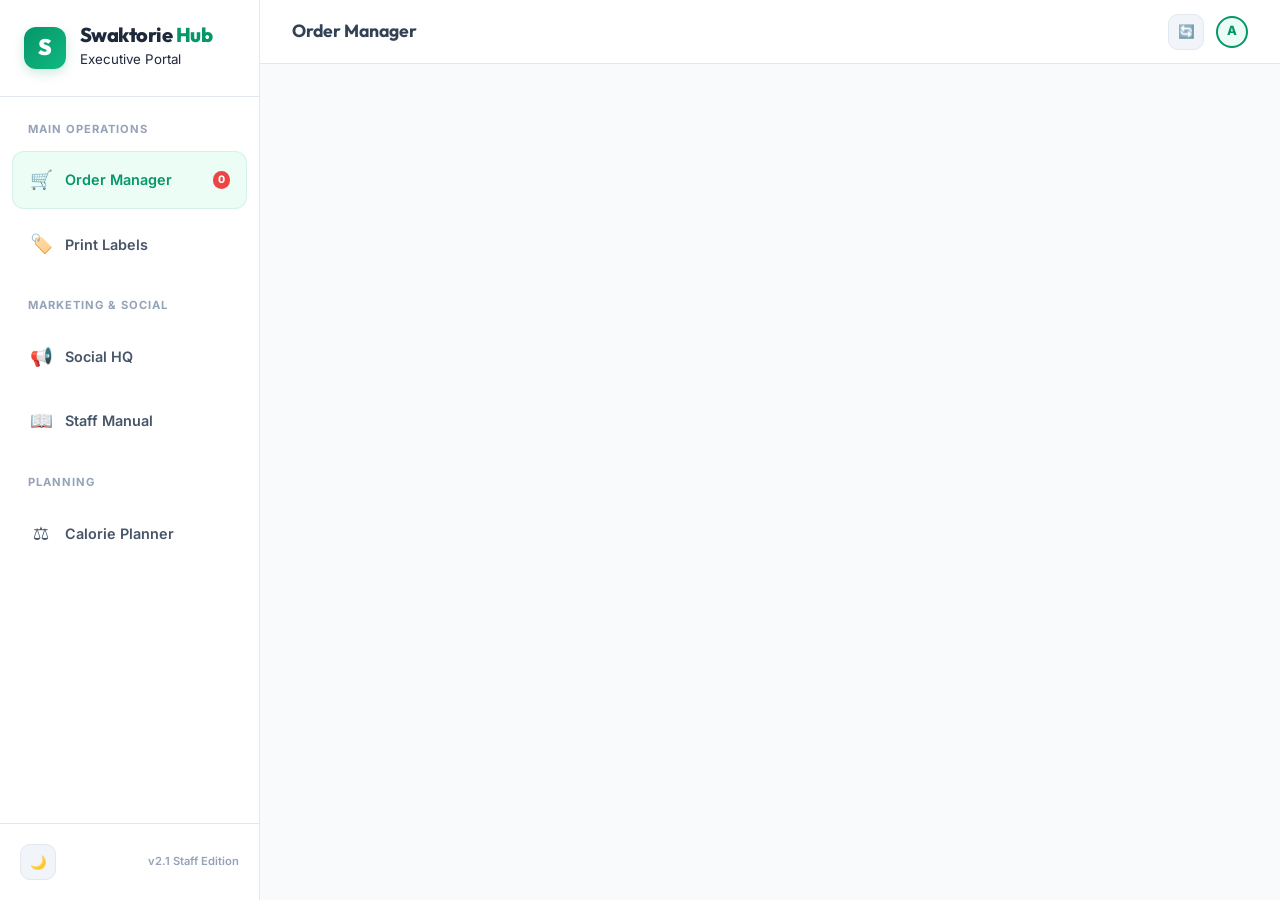
<file: staff/index.html>
<!DOCTYPE html>
<html lang="en">

<head>
    <meta charset="UTF-8">
    <meta name="viewport" content="width=device-width, initial-scale=1.0">
    <title>Swaktorie | Executive Staff Hub</title>
    <link href="https://fonts.googleapis.com/css2?family=Inter:wght@400;500;600;700;800&family=Outfit:wght@500;600;700;800;900&display=swap" rel="stylesheet">
    <style>
        /* ===== DESIGN TOKENS (Shared with Hub) ===== */
        :root {
            --emerald: #059669;
            --emerald-dark: #047857;
            --emerald-light: #ecfdf5;
            --amber: #f59e0b;
            --amber-light: #fffbeb;
            --coral: #ef4444;
            --coral-light: #fef2f2;
            --blue: #3b82f6;
            --blue-light: #eff6ff;
            --purple: #8b5cf6;
            --slate: #1e293b;
            --slate-700: #334155;
            --slate-600: #475569;
            --slate-400: #94a3b8;
            --slate-300: #cbd5e1;
            --slate-200: #e2e8f0;
            --slate-100: #f1f5f9;
            --white: #ffffff;
            --bg: #f8fafc;
            --sidebar-bg: #ffffff;
            --card-bg: #ffffff;
            --border: #e2e8f0;
            --shadow-sm: 0 1px 3px rgba(0,0,0,0.04);
            --shadow-md: 0 4px 20px rgba(0,0,0,0.06);
            --shadow-lg: 0 10px 40px rgba(0,0,0,0.08);
            --radius: 16px;
            --radius-sm: 10px;
            --transition: all 0.3s cubic-bezier(0.4, 0, 0.2, 1);
        }

        .dark-mode {
            --slate: #e2e8f0;
            --slate-700: #cbd5e1;
            --slate-600: #94a3b8;
            --slate-400: #64748b;
            --slate-300: #475569;
            --slate-200: #334155;
            --slate-100: #1e293b;
            --white: #0f172a;
            --bg: #0b1120;
            --sidebar-bg: #1e293b;
            --card-bg: #1e293b;
            --border: #334155;
            --shadow-sm: 0 1px 3px rgba(0,0,0,0.3);
            --shadow-md: 0 4px 20px rgba(0,0,0,0.3);
            --shadow-lg: 0 10px 40px rgba(0,0,0,0.4);
            --emerald-light: rgba(5,150,105,0.15);
            --amber-light: rgba(245,158,11,0.15);
            --coral-light: rgba(239,68,68,0.15);
            --blue-light: rgba(59,130,246,0.15);
        }

        /* ===== RESET & BASE ===== */
        * { margin: 0; padding: 0; box-sizing: border-box; }
        body {
            font-family: 'Inter', system-ui, -apple-system, sans-serif;
            background: var(--bg);
            color: var(--slate);
            line-height: 1.6;
            min-height: 100vh;
            display: flex;
            overflow: hidden;
            transition: background 0.4s;
        }

        /* ===== SIDEBAR ===== */
        .sidebar {
            width: 260px;
            background: var(--sidebar-bg);
            border-right: 1px solid var(--border);
            height: 100vh;
            display: flex;
            flex-direction: column;
            z-index: 1000;
            transition: width 0.3s;
        }

        .sidebar-header {
            padding: 1.5rem;
            display: flex;
            align-items: center;
            gap: 0.85rem;
            border-bottom: 1px solid var(--border);
        }

        .sidebar-logo {
            width: 42px;
            height: 42px;
            background: linear-gradient(135deg, var(--emerald), #10b981);
            border-radius: 12px;
            display: flex;
            align-items: center;
            justify-content: center;
            font-size: 1.4rem;
            color: white;
            font-weight: 900;
            font-family: 'Outfit';
            box-shadow: 0 4px 12px rgba(5,150,105,0.2);
        }

        .sidebar-brand {
            font-family: 'Outfit';
            font-weight: 800;
            font-size: 1.25rem;
            letter-spacing: -0.5px;
            line-height: 1.1;
        }
        .sidebar-brand span { color: var(--emerald); }
        .sidebar-brand small {
            display: block;
            font-size: 0.65rem;
            color: var(--slate-400);
            text-transform: uppercase;
            letter-spacing: 1px;
            margin-top: 2px;
        }

        .nav-menu {
            flex: 1;
            padding: 1.5rem 0.75rem;
            overflow-y: auto;
        }

        .nav-group {
            margin-bottom: 1.5rem;
        }

        .nav-label {
            font-size: 0.7rem;
            font-weight: 700;
            color: var(--slate-400);
            text-transform: uppercase;
            letter-spacing: 1px;
            padding: 0 1rem 0.75rem;
        }

        .nav-item {
            display: flex;
            align-items: center;
            gap: 0.75rem;
            padding: 0.85rem 1rem;
            border-radius: 12px;
            font-weight: 600;
            font-size: 0.9rem;
            color: var(--slate-600);
            text-decoration: none;
            transition: var(--transition);
            margin-bottom: 0.35rem;
            cursor: pointer;
            border: 1px solid transparent;
        }

        .nav-item:hover {
            background: var(--slate-100);
            color: var(--emerald);
        }

        .nav-item.active {
            background: var(--emerald-light);
            color: var(--emerald);
            border-color: rgba(5,150,105,0.1);
        }

        .nav-icon {
            font-size: 1.15rem;
            width: 24px;
            display: flex;
            justify-content: center;
        }

        .sidebar-footer {
            padding: 1.25rem;
            border-top: 1px solid var(--border);
            display: flex;
            align-items: center;
            justify-content: space-between;
        }

        /* ===== MAIN CONTENT ===== */
        .main-wrapper {
            flex: 1;
            display: flex;
            flex-direction: column;
            height: 100vh;
            overflow: hidden;
            background: var(--bg);
        }

        .topbar {
            height: 64px;
            background: var(--card-bg);
            border-bottom: 1px solid var(--border);
            display: flex;
            align-items: center;
            justify-content: space-between;
            padding: 0 2rem;
            z-index: 100;
        }

        .page-title {
            font-family: 'Outfit';
            font-weight: 700;
            font-size: 1.1rem;
            color: var(--slate-700);
        }

        .topbar-actions {
            display: flex;
            align-items: center;
            gap: 0.75rem;
        }

        .btn-icon-shell {
            width: 36px;
            height: 36px;
            border-radius: 10px;
            background: var(--slate-100);
            border: 1px solid var(--border);
            display: flex;
            align-items: center;
            justify-content: center;
            cursor: pointer;
            transition: var(--transition);
        }
        .btn-icon-shell:hover { background: var(--slate-200); }

        /* ===== CONTENT AREA ===== */
        .content-area {
            flex: 1;
            position: relative;
            overflow: hidden;
        }

        .tab-content {
            position: absolute;
            inset: 0;
            display: none;
            flex-direction: column;
        }

        .tab-content.active {
            display: flex;
        }

        iframe {
            border: none;
            width: 100%;
            height: 100%;
            background: transparent;
        }

        /* ===== NOTIFICATION BADGE ===== */
        .badge-red {
            background: var(--coral);
            color: white;
            font-size: 0.65rem;
            font-weight: 800;
            padding: 1px 5px;
            border-radius: 50px;
            margin-left: auto;
        }

        /* ===== MOBILE OVERLAY ===== */
        .mobile-toggle {
            display: none;
            position: fixed;
            bottom: 2rem;
            right: 2rem;
            width: 56px;
            height: 56px;
            background: var(--emerald);
            color: white;
            border-radius: 50%;
            box-shadow: var(--shadow-lg);
            border: none;
            z-index: 2000;
            font-size: 1.5rem;
            cursor: pointer;
        }

        @media (max-width: 992px) {
            .sidebar {
                position: fixed;
                left: -260px;
            }
            .sidebar.open {
                left: 0;
            }
            .mobile-toggle {
                display: flex;
                align-items: center;
                justify-content: center;
            }
        }
    </style>
</head>

<body>
    <!-- SIDEBAR -->
    <aside class="sidebar" id="sidebar">
        <div class="sidebar-header">
            <div class="sidebar-logo">S</div>
            <div>
                <div class="sidebar-brand">Swaktorie <span>Hub</span></div>
                <small>Executive Portal</small>
            </div>
        </div>

        <nav class="nav-menu">
            <div class="nav-group">
                <div class="nav-label">Main Operations</div>
                <div class="nav-item active" onclick="switchTab('orders')">
                    <span class="nav-icon">🛒</span>
                    <span>Order Manager</span>
                    <span class="badge-red" id="orders-badge">0</span>
                </div>
                <div class="nav-item" onclick="switchTab('labels')">
                    <span class="nav-icon">🏷️</span>
                    <span>Print Labels</span>
                </div>
            </div>

            <div class="nav-group">
                <div class="nav-label">Marketing & Social</div>
                <div class="nav-item" onclick="switchTab('social-hq')">
                    <span class="nav-icon">📢</span>
                    <span>Social HQ</span>
                </div>
                <div class="nav-item" onclick="switchTab('manual')">
                    <span class="nav-icon">📖</span>
                    <span>Staff Manual</span>
                </div>
            </div>

            <div class="nav-group">
                <div class="nav-label">Planning</div>
                <div class="nav-item" onclick="switchTab('planner')">
                    <span class="nav-icon">⚖️</span>
                    <span>Calorie Planner</span>
                </div>
            </div>
        </nav>

        <div class="sidebar-footer">
            <button class="btn-icon-shell" id="dark-toggle" onclick="toggleDarkMode()">🌙</button>
            <div style="font-size: 0.7rem; color: var(--slate-400); font-weight: 600;">v2.1 Staff Edition</div>
        </div>
    </aside>

    <!-- CONTENT -->
    <main class="main-wrapper">
        <header class="topbar">
            <div class="page-title" id="current-tab-title">Order Manager</div>
            <div class="topbar-actions">
                <button class="btn-icon-shell" onclick="refreshActiveFrame()" title="Refresh Current Tool">🔄</button>
                <div style="width: 32px; height: 32px; border-radius: 50%; background: var(--emerald-light); color: var(--emerald); display: flex; align-items: center; justify-content: center; font-weight: 800; font-size: 0.8rem; border: 2px solid var(--emerald);">A</div>
            </div>
        </header>

        <div class="content-area">
            <!-- TAB: ORDERS -->
            <div class="tab-content active" id="tab-orders">
                <iframe src="https://swaktoriemeals.shop/swaktorie_order_hub.html" id="frame-orders"></iframe>
            </div>

            <!-- TAB: LABELS -->
            <div class="tab-content" id="tab-labels">
                <iframe src="https://swaktoriemeals.shop/swaktorie_printable_labels.html"></iframe>
            </div>

            <!-- TAB: SOCIAL HQ -->
            <div class="tab-content" id="tab-social-hq">
                <iframe src="https://swaktoriemeals.shop/swaktorie_social_dashboard.html"></iframe>
            </div>

            <!-- TAB: MANUAL -->
            <div class="tab-content" id="tab-manual">
                <iframe src="https://swaktoriemeals.shop/social_hq_manual.html"></iframe>
            </div>

            <!-- TAB: PLANNER -->
            <div class="tab-content" id="tab-planner">
                <iframe src="https://swaktoriemeals.shop/staff_calorie_planner.html"></iframe>
            </div>
        </div>
    </main>

    <button class="mobile-toggle" onclick="toggleSidebar()">☰</button>

    <script>
        // ==================== TAB SWITCHING ====================
        function switchTab(tabId) {
            // Update UI
            document.querySelectorAll('.nav-item').forEach(item => {
                item.classList.remove('active');
                if (item.getAttribute('onclick').includes(`'${tabId}'`)) {
                    item.classList.add('active');
                }
            });

            document.querySelectorAll('.tab-content').forEach(content => {
                content.classList.remove('active');
            });

            document.getElementById(`tab-${tabId}`).classList.add('active');

            // Update title
            const titles = {
                'orders': '🛒 Order Manager',
                'labels': '🏷️ Print Labels',
                'social-hq': '📢 Social Media HQ',
                'manual': '📖 Staff Manual',
                'planner': '⚖️ Calorie Planner'
            };
            document.getElementById('current-tab-title').innerText = titles[tabId];

            // Close sidebar on mobile
            if (window.innerWidth <= 992) {
                document.getElementById('sidebar').classList.remove('open');
            }
        }

        function refreshActiveFrame() {
            const activeTab = document.querySelector('.tab-content.active');
            const iframe = activeTab.querySelector('iframe');
            if (iframe) iframe.contentWindow.location.reload();
        }

        // ==================== SIDEBAR ====================
        function toggleSidebar() {
            document.getElementById('sidebar').classList.toggle('open');
        }

        // ==================== DARK MODE ====================
        function toggleDarkMode() {
            document.body.classList.toggle('dark-mode');
            const isDark = document.body.classList.contains('dark-mode');
            document.getElementById('dark-toggle').innerText = isDark ? '☀️' : '🌙';
            localStorage.setItem('swaktorie_hub_dark', isDark ? '1' : '0');

            // Try to notify iframes
            document.querySelectorAll('iframe').forEach(frame => {
                frame.contentWindow.postMessage({ type: 'toggleDarkMode', isDark }, '*');
            });
        }

        // ==================== EXTERNAL NOTIFS ====================
        // Listen for message from Order Hub to update badge
        window.addEventListener('message', (event) => {
            if (event.data.type === 'updateOrderCount') {
                const count = event.data.count;
                const badge = document.getElementById('orders-badge');
                badge.innerText = count;
                badge.style.display = count > 0 ? 'inline-block' : 'none';
            }
        });

        // ==================== BOOT ====================
        document.addEventListener('DOMContentLoaded', () => {
             if (localStorage.getItem('swaktorie_hub_dark') === '1') {
                document.body.classList.add('dark-mode');
                document.getElementById('dark-toggle').innerText = '☀️';
            }
        });
    </script>
</body>

</html>
</file>
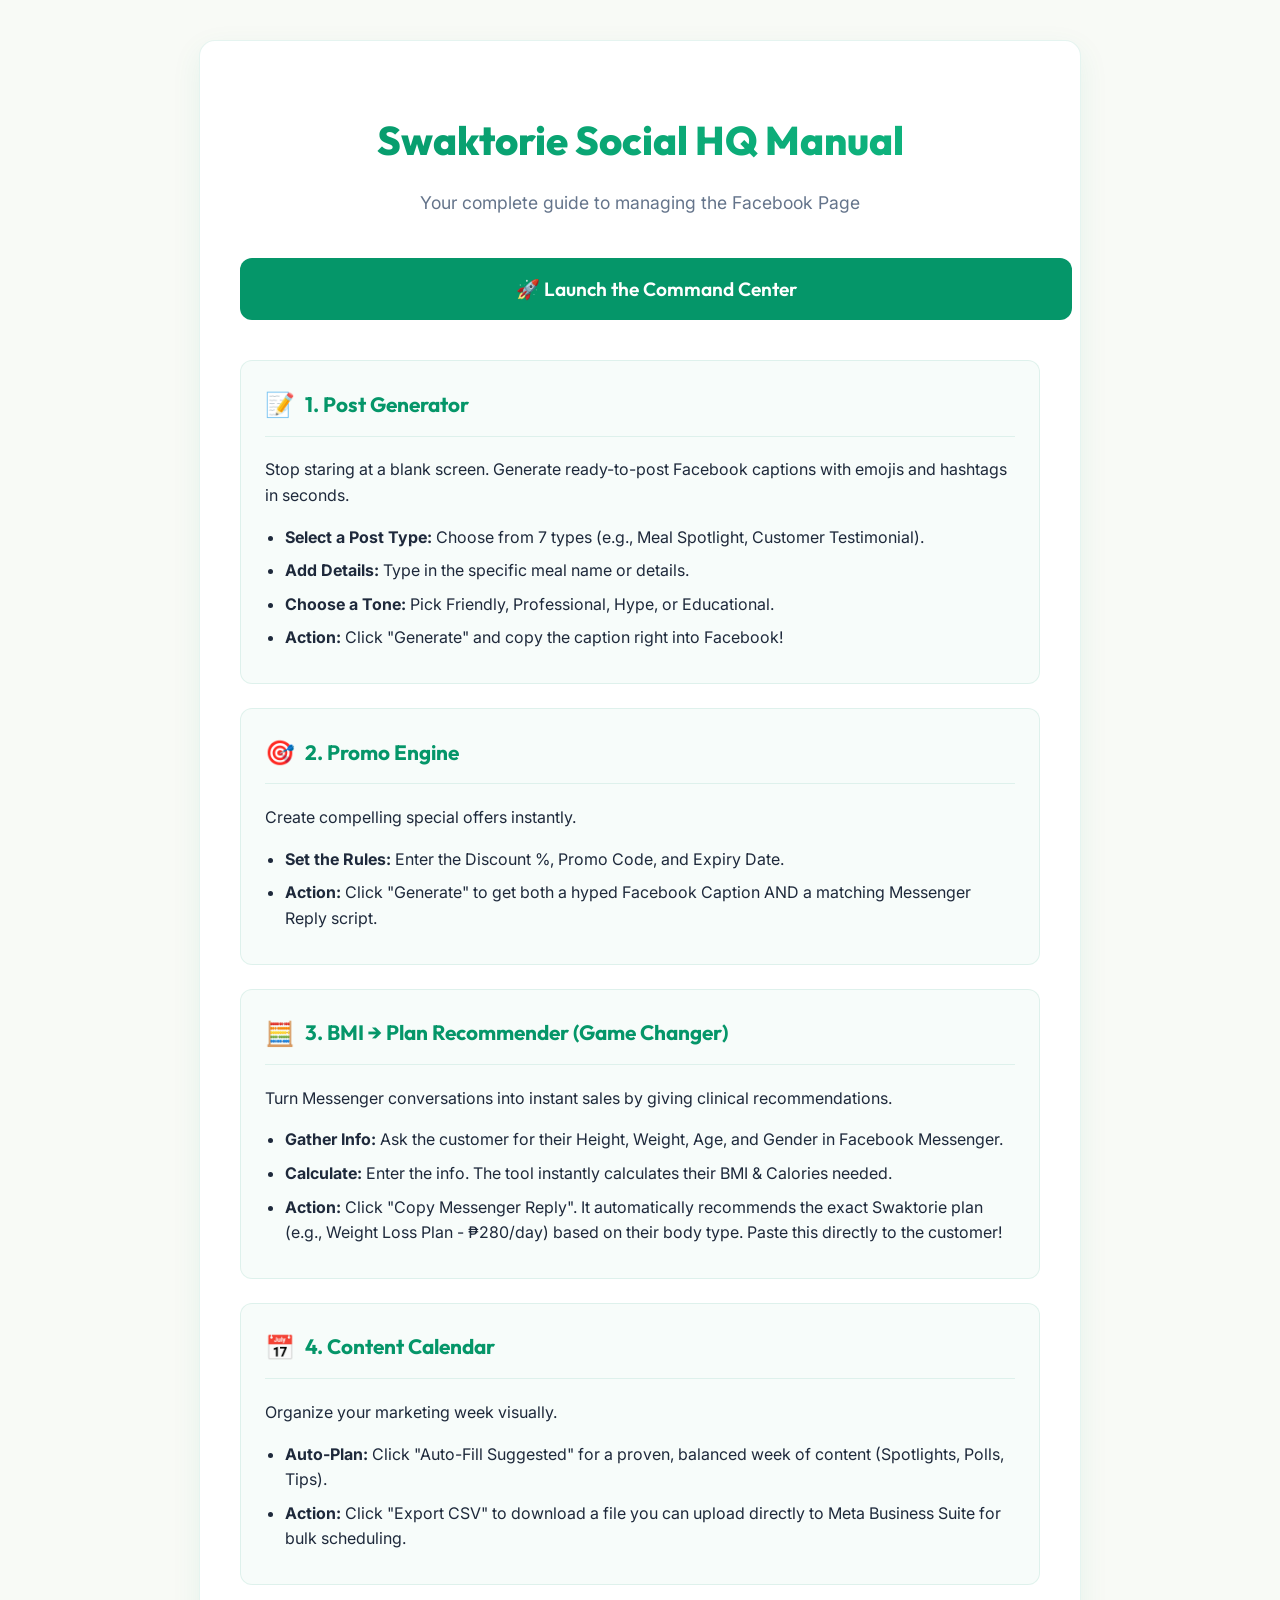
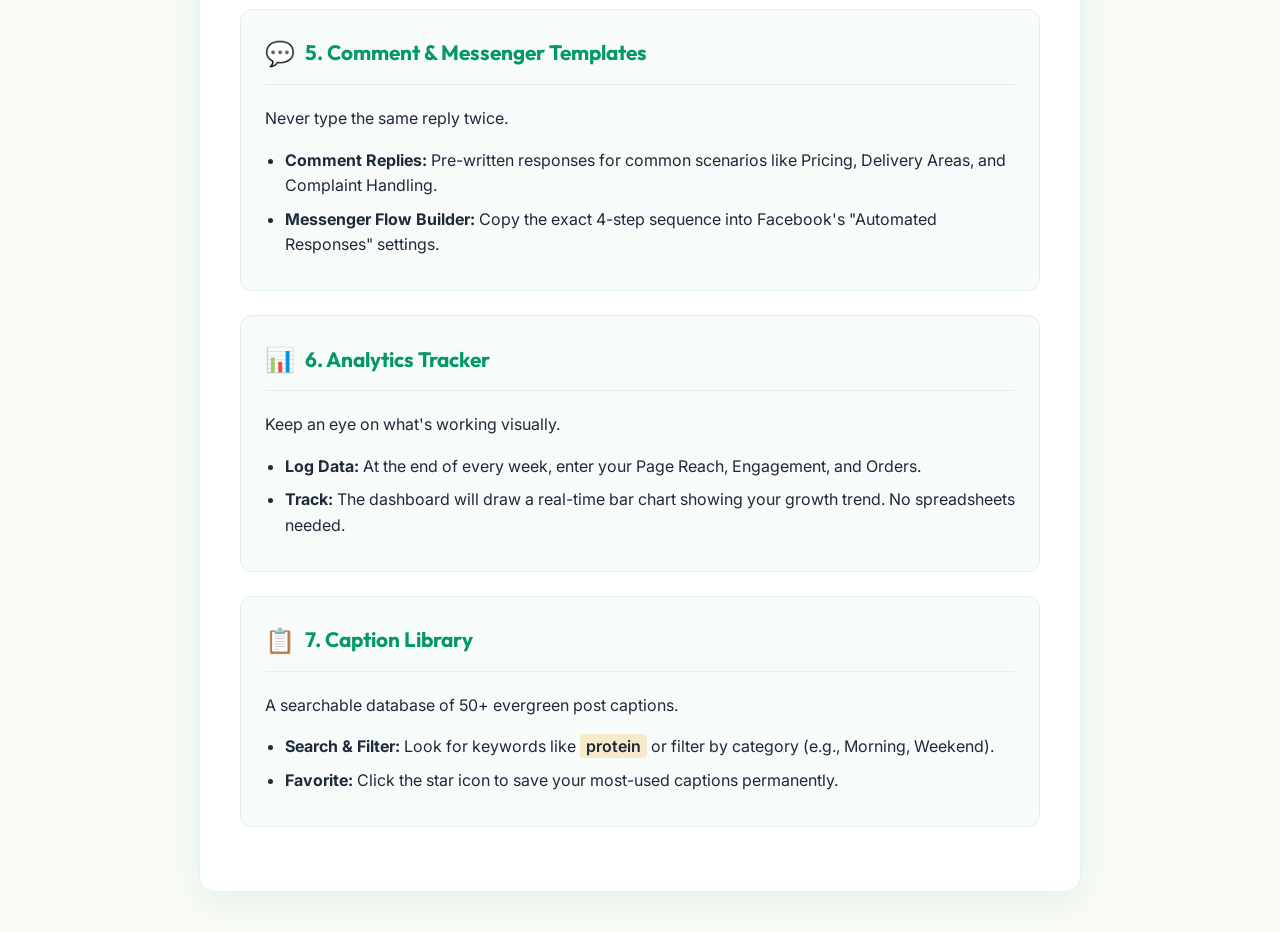
<file: social_hq_manual.html>
<!DOCTYPE html>
<html lang="en">
<head>
    <meta charset="UTF-8">
    <meta name="viewport" content="width=device-width, initial-scale=1.0">
    <title>Swaktorie Social HQ - How to Use</title>
    <link href="https://fonts.googleapis.com/css2?family=Outfit:wght@400;600;800&family=Inter:wght@400;500;600&display=swap" rel="stylesheet">
    <style>
        :root {
            --emerald: #059669;
            --emerald-light: #10b981;
            --slate: #1e293b;
            --gray: #64748b;
            --bg: #F8FAF6;
        }
        body {
            font-family: 'Inter', sans-serif;
            background-color: var(--bg);
            color: var(--slate);
            line-height: 1.6;
            margin: 0;
            padding: 40px 20px;
        }
        .container {
            max-width: 800px;
            margin: 0 auto;
            background: white;
            padding: 40px;
            border-radius: 16px;
            box-shadow: 0 10px 30px rgba(5, 150, 105, 0.08);
            border: 1px solid rgba(5, 150, 105, 0.1);
        }
        h1, h2, h3 {
            font-family: 'Outfit', sans-serif;
            color: var(--slate);
        }
        h1 {
            font-size: 2.5rem;
            font-weight: 800;
            margin-bottom: 5px;
            background: linear-gradient(135deg, var(--emerald), var(--emerald-light));
            -webkit-background-clip: text;
            -webkit-text-fill-color: transparent;
            text-align: center;
        }
        .subtitle {
            text-align: center;
            color: var(--gray);
            margin-bottom: 40px;
            font-size: 1.1rem;
        }
        .step {
            background: rgba(5, 150, 105, 0.03);
            border: 1px solid rgba(5, 150, 105, 0.1);
            border-radius: 12px;
            padding: 24px;
            margin-bottom: 24px;
        }
        .step h3 {
            margin-top: 0;
            color: var(--emerald);
            display: flex;
            align-items: center;
            gap: 10px;
            font-size: 1.3rem;
            border-bottom: 1px solid rgba(5, 150, 105, 0.1);
            padding-bottom: 12px;
        }
        .emoji-icon {
            font-size: 1.5rem;
        }
        ul {
            padding-left: 20px;
            margin-bottom: 0;
        }
        li {
            margin-bottom: 8px;
        }
        .btn-launch {
            display: block;
            width: 100%;
            text-align: center;
            background: var(--emerald);
            color: white;
            text-decoration: none;
            padding: 16px;
            border-radius: 12px;
            font-family: 'Outfit', sans-serif;
            font-weight: 600;
            font-size: 1.2rem;
            margin-bottom: 40px;
            transition: transform 0.2s, box-shadow 0.2s;
        }
        .btn-launch:hover {
            transform: translateY(-2px);
            box-shadow: 0 10px 20px rgba(5, 150, 105, 0.2);
        }
        .highlight {
            font-weight: 600;
            color: var(--slate);
            background: rgba(245, 158, 11, 0.2);
            padding: 2px 6px;
            border-radius: 4px;
        }

        .dark-mode {
            background-color: #0b1120;
            color: #e2e8f0;
        }
        .dark-mode .container {
            background-color: #1e293b;
            box-shadow: 0 10px 40px rgba(0, 0, 0, 0.4);
            border-color: #334155;
        }
        .dark-mode h1, .dark-mode h2, .dark-mode h3 {
            color: #f8fafc;
        }
        .dark-mode .step {
            background: rgba(16, 185, 129, 0.05);
            border-color: rgba(16, 185, 129, 0.2);
        }
        .dark-mode .step h3 {
            border-bottom-color: rgba(16, 185, 129, 0.2);
        }
        .dark-mode .subtitle {
            color: #94a3b8;
        }
    </style>
</head>
<body>

<div class="container">
    <h1>Swaktorie Social HQ Manual</h1>
    <p class="subtitle">Your complete guide to managing the Facebook Page</p>

    <a href="swaktorie_social_dashboard.html" class="btn-launch" target="_blank">🚀 Launch the Command Center</a>

    <div class="step">
        <h3><span class="emoji-icon">📝</span> 1. Post Generator</h3>
        <p>Stop staring at a blank screen. Generate ready-to-post Facebook captions with emojis and hashtags in seconds.</p>
        <ul>
            <li><strong>Select a Post Type:</strong> Choose from 7 types (e.g., Meal Spotlight, Customer Testimonial).</li>
            <li><strong>Add Details:</strong> Type in the specific meal name or details.</li>
            <li><strong>Choose a Tone:</strong> Pick Friendly, Professional, Hype, or Educational.</li>
            <li><strong>Action:</strong> Click "Generate" and copy the caption right into Facebook!</li>
        </ul>
    </div>

    <div class="step">
        <h3><span class="emoji-icon">🎯</span> 2. Promo Engine</h3>
        <p>Create compelling special offers instantly.</p>
        <ul>
            <li><strong>Set the Rules:</strong> Enter the Discount %, Promo Code, and Expiry Date.</li>
            <li><strong>Action:</strong> Click "Generate" to get both a hyped Facebook Caption AND a matching Messenger Reply script.</li>
        </ul>
    </div>

    <div class="step">
        <h3><span class="emoji-icon">🧮</span> 3. BMI → Plan Recommender (Game Changer)</h3>
        <p>Turn Messenger conversations into instant sales by giving clinical recommendations.</p>
        <ul>
            <li><strong>Gather Info:</strong> Ask the customer for their Height, Weight, Age, and Gender in Facebook Messenger.</li>
            <li><strong>Calculate:</strong> Enter the info. The tool instantly calculates their BMI & Calories needed.</li>
            <li><strong>Action:</strong> Click "Copy Messenger Reply". It automatically recommends the exact Swaktorie plan (e.g., Weight Loss Plan - ₱280/day) based on their body type. Paste this directly to the customer!</li>
        </ul>
    </div>

    <div class="step">
        <h3><span class="emoji-icon">📅</span> 4. Content Calendar</h3>
        <p>Organize your marketing week visually.</p>
        <ul>
            <li><strong>Auto-Plan:</strong> Click "Auto-Fill Suggested" for a proven, balanced week of content (Spotlights, Polls, Tips).</li>
            <li><strong>Action:</strong> Click "Export CSV" to download a file you can upload directly to Meta Business Suite for bulk scheduling.</li>
        </ul>
    </div>

    <div class="step">
        <h3><span class="emoji-icon">💬</span> 5. Comment & Messenger Templates</h3>
        <p>Never type the same reply twice.</p>
        <ul>
            <li><strong>Comment Replies:</strong> Pre-written responses for common scenarios like Pricing, Delivery Areas, and Complaint Handling.</li>
            <li><strong>Messenger Flow Builder:</strong> Copy the exact 4-step sequence into Facebook's "Automated Responses" settings.</li>
        </ul>
    </div>

    <div class="step">
        <h3><span class="emoji-icon">📊</span> 6. Analytics Tracker</h3>
        <p>Keep an eye on what's working visually.</p>
        <ul>
            <li><strong>Log Data:</strong> At the end of every week, enter your Page Reach, Engagement, and Orders.</li>
            <li><strong>Track:</strong> The dashboard will draw a real-time bar chart showing your growth trend. No spreadsheets needed.</li>
        </ul>
    </div>

    <div class="step">
        <h3><span class="emoji-icon">📋</span> 7. Caption Library</h3>
        <p>A searchable database of 50+ evergreen post captions.</p>
        <ul>
            <li><strong>Search & Filter:</strong> Look for keywords like <span class="highlight">protein</span> or filter by category (e.g., Morning, Weekend).</li>
            <li><strong>Favorite:</strong> Click the star icon to save your most-used captions permanently.</li>
        </ul>
    </div>

</div>

    </div>

    <script>
        // Listen for message from Parent Hub
        window.addEventListener('message', (event) => {
            if (event.data.type === 'toggleDarkMode') {
                if (event.data.isDark) {
                    document.body.classList.add('dark-mode');
                } else {
                    document.body.classList.remove('dark-mode');
                }
            }
        });
    </script>
</body>
</html>
</file>
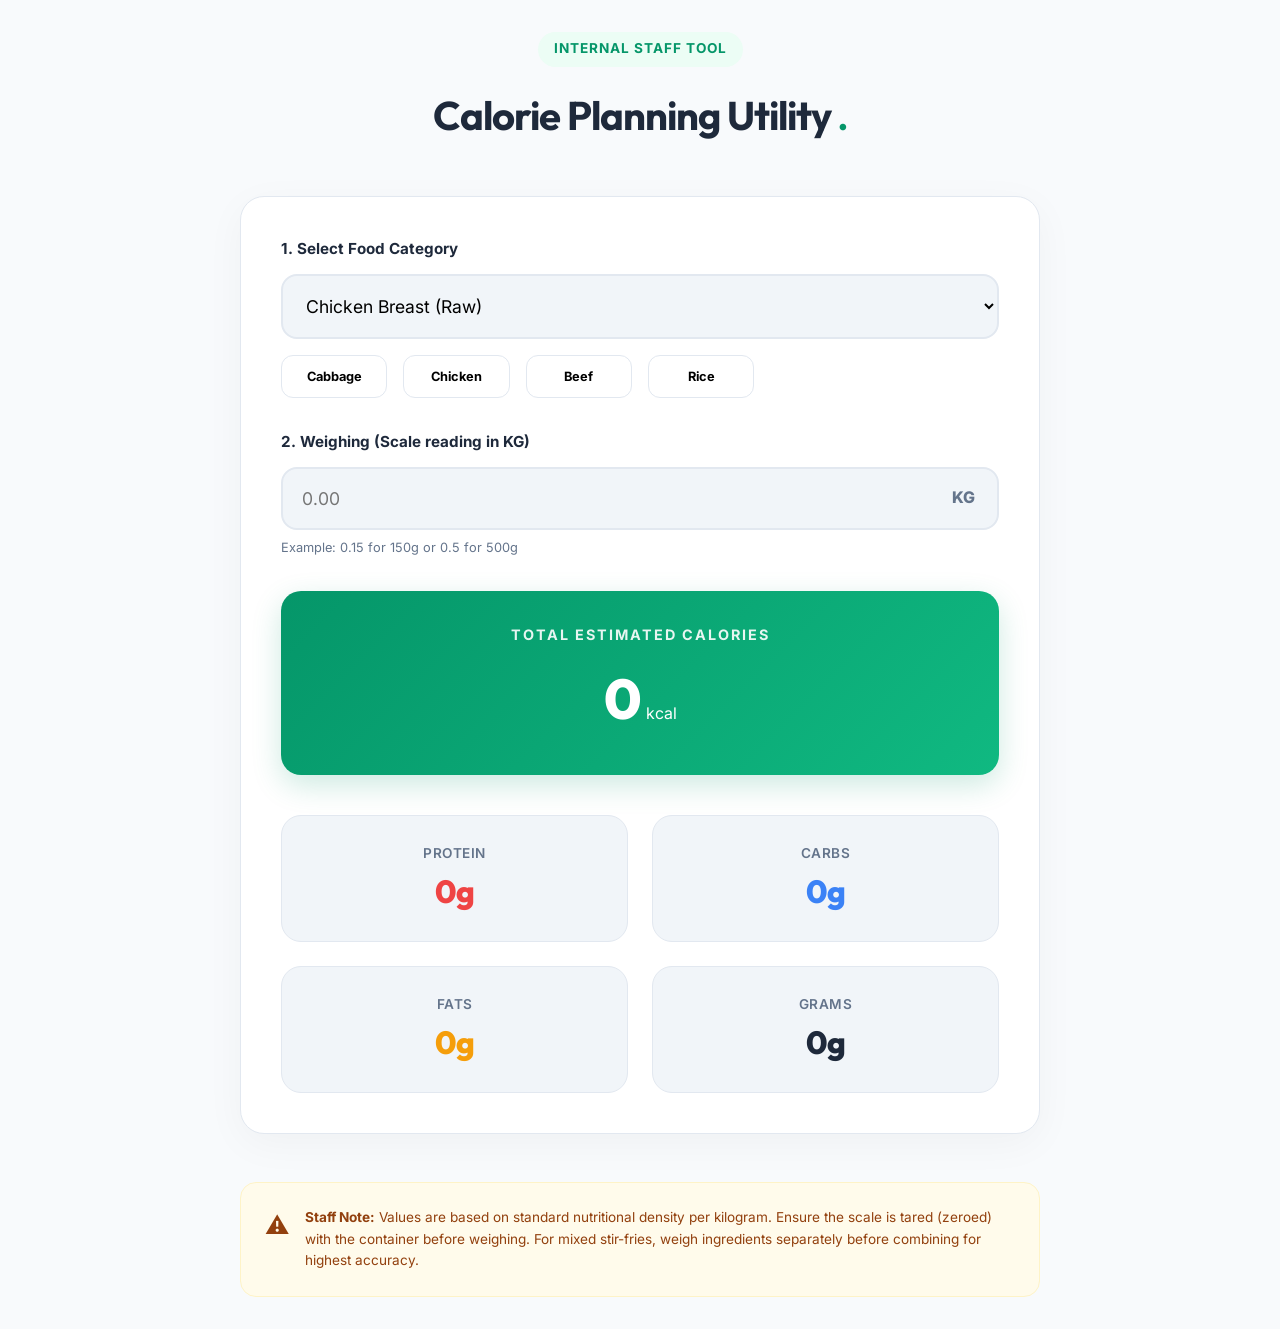
<file: staff_calorie_planner.html>
<!DOCTYPE html>
<html lang="en">

<head>
    <meta charset="UTF-8">
    <meta name="viewport" content="width=device-width, initial-scale=1.0">
    <title>Swaktorie | Staff Calorie Planner</title>
    <link
        href="https://fonts.googleapis.com/css2?family=Inter:wght@400;600;700;800&family=Outfit:wght@500;700;800&display=swap"
        rel="stylesheet">
    <style>
        :root {
            --emerald: #059669;
            --emerald-light: #ecfdf5;
            --slate: #1e293b;
            --slate-light: #f1f5f9;
            --white: #ffffff;
            --border: #e2e8f0;
            --text-muted: #64748b;
        }

        .dark-mode {
            --slate: #e2e8f0;
            --slate-light: #1e293b;
            --white: #1e293b;
            --border: #334155;
            --text-muted: #94a3b8;
            background-color: #0b1120 !important;
        }

        * {
            margin: 0;
            padding: 0;
            box-sizing: border-box;
            font-family: 'Inter', sans-serif;
        }

        body {
            background-color: #f8fafc;
            color: var(--slate);
            line-height: 1.6;
            padding: 2rem;
        }

        .container {
            max-width: 800px;
            margin: 0 auto;
        }

        header {
            text-align: center;
            margin-bottom: 3rem;
        }

        h1 {
            font-family: 'Outfit', sans-serif;
            font-size: 2.5rem;
            color: var(--slate);
            letter-spacing: -1px;
        }

        .badge {
            display: inline-block;
            background: var(--emerald-light);
            color: var(--emerald);
            padding: 0.4rem 1rem;
            border-radius: 50px;
            font-size: 0.85rem;
            font-weight: 700;
            margin-bottom: 1rem;
            text-transform: uppercase;
            letter-spacing: 1px;
        }

        .card {
            background: var(--white);
            border-radius: 24px;
            padding: 2.5rem;
            box-shadow: 0 10px 40px rgba(0, 0, 0, 0.04);
            border: 1px solid var(--border);
        }

        .input-group {
            margin-bottom: 2rem;
        }

        label {
            display: block;
            font-weight: 700;
            margin-bottom: 0.8rem;
            font-size: 0.95rem;
            color: var(--slate);
        }

        select,
        input {
            width: 100%;
            padding: 1.2rem;
            border-radius: 16px;
            border: 2px solid var(--border);
            font-size: 1.1rem;
            outline: none;
            transition: all 0.3s;
            background: var(--slate-light);
        }

        select:focus,
        input:focus {
            border-color: var(--emerald);
            background: var(--white);
            box-shadow: 0 0 0 4px rgba(5, 150, 105, 0.1);
        }

        .result-grid {
            display: grid;
            grid-template-columns: repeat(2, 1fr);
            gap: 1.5rem;
            margin-top: 2.5rem;
        }

        .result-card {
            background: var(--slate-light);
            padding: 1.5rem;
            border-radius: 20px;
            text-align: center;
            border: 1px solid var(--border);
        }

        .result-value {
            display: block;
            font-size: 2rem;
            font-weight: 800;
            color: var(--emerald);
            font-family: 'Outfit', sans-serif;
        }

        .result-label {
            font-size: 0.85rem;
            color: var(--text-muted);
            font-weight: 600;
            text-transform: uppercase;
            letter-spacing: 0.5px;
        }

        .total-banner {
            background: linear-gradient(135deg, var(--emerald), #10b981);
            color: white;
            padding: 2rem;
            border-radius: 20px;
            margin-top: 2rem;
            text-align: center;
            box-shadow: 0 10px 30px rgba(5, 150, 105, 0.2);
        }

        .total-banner h3 {
            font-size: 0.9rem;
            opacity: 0.9;
            text-transform: uppercase;
            letter-spacing: 2px;
            margin-bottom: 0.5rem;
        }

        .total-banner span {
            font-size: 3.5rem;
            font-weight: 800;
            font-family: 'Outfit', sans-serif;
        }

        .quick-grid {
            display: grid;
            grid-template-columns: repeat(auto-fill, minmax(100px, 1fr));
            gap: 1rem;
            margin-top: 1rem;
        }

        .quick-btn {
            background: var(--white);
            border: 1px solid var(--border);
            padding: 0.8rem;
            border-radius: 12px;
            font-size: 0.8rem;
            font-weight: 700;
            cursor: pointer;
            transition: all 0.2s;
        }

        .quick-btn:hover {
            border-color: var(--emerald);
            color: var(--emerald);
            transform: translateY(-2px);
        }

        .staff-note {
            margin-top: 3rem;
            padding: 1.5rem;
            background: #fffbeb;
            border-radius: 16px;
            border: 1px solid #fef3c7;
            color: #92400e;
            font-size: 0.85rem;
            display: flex;
            gap: 1rem;
            align-items: flex-start;
        }

        @media (max-width: 600px) {
            body {
                padding: 1rem;
            }

            .card {
                padding: 1.5rem;
            }

            .total-banner span {
                font-size: 2.5rem;
            }
        }
    </style>
</head>

<body>

    <div class="container">
        <header>
            <span class="badge">Internal Staff Tool</span>
            <h1>Calorie Planning Utility <span style="color: var(--emerald)">.</span></h1>
        </header>

        <div class="card">
            <div class="input-group">
                <label>1. Select Food Category</label>
                <select id="food-select" onchange="calculate()">
                    <optgroup label="Proteins (Per kg)">
                        <option value="1200" data-p="230" data-c="0" data-f="30">Chicken Breast (Raw)</option>
                        <option value="1600" data-p="180" data-c="0" data-f="100">Chicken Thigh (Raw)</option>
                        <option value="2500" data-p="260" data-c="0" data-f="150">Lean Ground Beef</option>
                        <option value="5180" data-p="90" data-c="0" data-f="530">Pork Belly (Liampo)</option>
                        <option value="2420" data-p="270" data-c="0" data-f="140">Pork Lean Cut</option>
                        <option value="2630" data-p="180" data-c="0" data-f="210">Ground Pork</option>
                        <option value="1280" data-p="200" data-c="0" data-f="50">Tilapia / Bangus</option>
                        <option value="2000" data-p="200" data-c="0" data-f="130">Salmon</option>
                        <option value="1340" data-p="190" data-c="0" data-f="60">Galunggong (Round Scad)</option>
                        <option value="990" data-p="210" data-c="0" data-f="3">Shrimp (Raw)</option>
                        <option value="920" data-p="156" data-c="31" data-f="14">Squid (Raw)</option>
                        <option value="760" data-p="80" data-c="19" data-f="48">Tofu (Firm)</option>
                        <option value="1430" data-p="126" data-c="7" data-f="100">Whole Eggs (approx 20pcs)</option>
                    </optgroup>
                    <optgroup label="Carbs & Grains (Per kg)">
                        <option value="1300" data-p="27" data-c="280" data-f="3">White Rice (Cooked)</option>
                        <option value="1500" data-p="30" data-c="300" data-f="25">Garlic Rice (Cooked)</option>
                        <option value="1100" data-p="25" data-c="230" data-f="10">Brown Rice (Cooked)</option>
                        <option value="770" data-p="20" data-c="170" data-f="1">Sweet Potato (Boiled)</option>
                        <option value="1100" data-p="40" data-c="230" data-f="2">Pasta (Cooked)</option>
                        <option value="3650" data-p="130" data-c="680" data-f="60">Oatmeal (Dry)</option>
                        <option value="2650" data-p="80" data-c="490" data-f="30">Pandesal / White Bread</option>
                    </optgroup>
                    <optgroup label="Fruits (Per kg)">
                        <option value="1200" data-p="13" data-c="310" data-f="3">Saba Banana</option>
                        <option value="900" data-p="11" data-c="230" data-f="3">Lakatan/Latundan Banana</option>
                        <option value="600" data-p="8" data-c="150" data-f="4">Mango (Ripe)</option>
                        <option value="500" data-p="5" data-c="130" data-f="1">Pineapple</option>
                        <option value="1600" data-p="20" data-c="85" data-f="147">Avocado</option>
                        <option value="430" data-p="5" data-c="110" data-f="3">Papaya</option>
                        <option value="520" data-p="3" data-c="140" data-f="2">Apple</option>
                        <option value="320" data-p="7" data-c="80" data-f="3">Watermelon</option>
                    </optgroup>
                    <optgroup label="Vegetables (Per kg)">
                        <option value="250" data-p="13" data-c="58" data-f="1">Cabbage (Raw/Steamed)</option>
                        <option value="470" data-p="28" data-c="80" data-f="4">Sitaw (Yardlong Beans)</option>
                        <option value="260" data-p="10" data-c="65" data-f="1">Kalabasa (Squash)</option>
                        <option value="130" data-p="15" data-c="22" data-f="2">Pechay / Bok Choy</option>
                        <option value="190" data-p="8" data-c="45" data-f="1">Sayote (Chayote)</option>
                        <option value="250" data-p="10" data-c="60" data-f="2">Eggplant (Talong)</option>
                        <option value="310" data-p="18" data-c="70" data-f="2">Baguio Beans</option>
                        <option value="340" data-p="28" data-c="66" data-f="4">Broccoli</option>
                        <option value="200" data-p="10" data-c="40" data-f="2">Cauliflower</option>
                        <option value="410" data-p="9" data-c="100" data-f="2">Carrots</option>
                        <option value="180" data-p="9" data-c="39" data-f="2">Tomato</option>
                    </optgroup>
                    <optgroup label="Condiments & Oils (Per kg)">
                        <option value="8620" data-p="0" data-c="0" data-f="1000">Coconut Oil</option>
                        <option value="8840" data-p="0" data-c="0" data-f="1000">Olive Oil/Canola</option>
                        <option value="7170" data-p="9" data-c="1" data-f="810">Butter</option>
                        <option value="3040" data-p="3" data-c="820" data-f="0">Honey</option>
                        <option value="4000" data-p="0" data-c="1000" data-f="0">White Sugar</option>
                        <option value="530" data-p="80" data-c="50" data-f="0">Soy Sauce (Toyo)</option>
                        <option value="350" data-p="50" data-c="40" data-f="0">Fish Sauce (Patis)</option>
                        <option value="180" data-p="0" data-c="40" data-f="0">Vinegar (Suka)</option>
                        <option value="6800" data-p="10" data-c="10" data-f="750">Mayonnaise</option>
                        <option value="4030" data-p="250" data-c="13" data-f="330">Cheddar Cheese</option>
                        <option value="940" data-p="12" data-c="220" data-f="1">Ketchup</option>
                    </optgroup>
                </select>

                <div class="quick-grid">
                    <button class="quick-btn" onclick="setFood(0)">Cabbage</button>
                    <button class="quick-btn" onclick="setFood(1)">Chicken</button>
                    <button class="quick-btn" onclick="setFood(2)">Beef</button>
                    <button class="quick-btn" onclick="setFood(3)">Rice</button>
                </div>
            </div>

            <div class="input-group">
                <label>2. Weighing (Scale reading in KG)</label>
                <div style="position: relative;">
                    <input type="number" id="weight-kg" step="0.01" placeholder="0.00" oninput="calculate()">
                    <span
                        style="position: absolute; right: 1.5rem; top: 50%; transform: translateY(-50%); font-weight: 800; color: var(--text-muted);">KG</span>
                </div>
                <p style="font-size: 0.8rem; color: var(--text-muted); margin-top: 0.5rem;">Example: 0.15 for 150g or
                    0.5 for 500g</p>
            </div>

            <div class="total-banner">
                <h3>Total Estimated Calories</h3>
                <span id="total-kcal">0</span> <small style="font-size: 1rem;">kcal</small>
            </div>

            <div class="result-grid">
                <div class="result-card">
                    <span class="result-label">Protein</span>
                    <span class="result-value" id="res-p" style="color: #ef4444;">0g</span>
                </div>
                <div class="result-card">
                    <span class="result-label">Carbs</span>
                    <span class="result-value" id="res-c" style="color: #3b82f6;">0g</span>
                </div>
                <div class="result-card">
                    <span class="result-label">Fats</span>
                    <span class="result-value" id="res-f" style="color: #f59e0b;">0g</span>
                </div>
                <div class="result-card">
                    <span class="result-label">Grams</span>
                    <span class="result-value" id="res-g" style="color: var(--slate);">0g</span>
                </div>
            </div>
        </div>

        <div class="staff-note">
            <div style="font-size: 1.5rem;">⚠️</div>
            <div>
                <strong>Staff Note:</strong> Values are based on standard nutritional density per kilogram. Ensure the
                scale is tared (zeroed) with the container before weighing. For mixed stir-fries, weigh ingredients
                separately before combining for highest accuracy.
            </div>
        </div>
    </div>

    <script>
        const quickIndexes = [10, 0, 2, 6]; // Mapping index of items in select

        function setFood(qIdx) {
            const select = document.getElementById('food-select');
            // Manual search for clarity in case options reorder
            const labels = ["Cabbage", "Chicken Breast", "Lean Ground Beef", "White Rice"];
            const target = labels[qIdx];

            for (let i = 0; i < select.options.length; i++) {
                if (select.options[i].text.includes(target)) {
                    select.selectedIndex = i;
                    break;
                }
            }
            calculate();
        }

        function calculate() {
            const select = document.getElementById('food-select');
            const kg = parseFloat(document.getElementById('weight-kg').value) || 0;

            const kcalPerKg = parseFloat(select.value);
            const pPerKg = parseFloat(select.options[select.selectedIndex].dataset.p);
            const cPerKg = parseFloat(select.options[select.selectedIndex].dataset.c);
            const fPerKg = parseFloat(select.options[select.selectedIndex].dataset.f);

            const totalKcal = Math.round(kcalPerKg * kg);
            const totalP = Math.round(pPerKg * kg);
            const totalC = Math.round(cPerKg * kg);
            const totalF = Math.round(fPerKg * kg);
            const totalG = Math.round(kg * 1000);

            document.getElementById('total-kcal').innerText = totalKcal.toLocaleString();
            document.getElementById('res-p').innerText = totalP + 'g';
            document.getElementById('res-c').innerText = totalC + 'g';
            document.getElementById('res-f').innerText = totalF + 'g';
            document.getElementById('res-g').innerText = totalG + 'g';

            // Animation effect on result cards
            if (kg > 0) {
                document.querySelectorAll('.result-card').forEach(card => {
                    card.style.transform = 'scale(1.02)';
                    setTimeout(() => card.style.transform = 'scale(1)', 100);
                });
            }
        }

        // Listen for message from Parent Hub
        window.addEventListener('message', (event) => {
            if (event.data.type === 'toggleDarkMode') {
                if (event.data.isDark) {
                    document.body.classList.add('dark-mode');
                } else {
                    document.body.classList.remove('dark-mode');
                }
            }
        });
    </script>
</body>

</html>
</file>
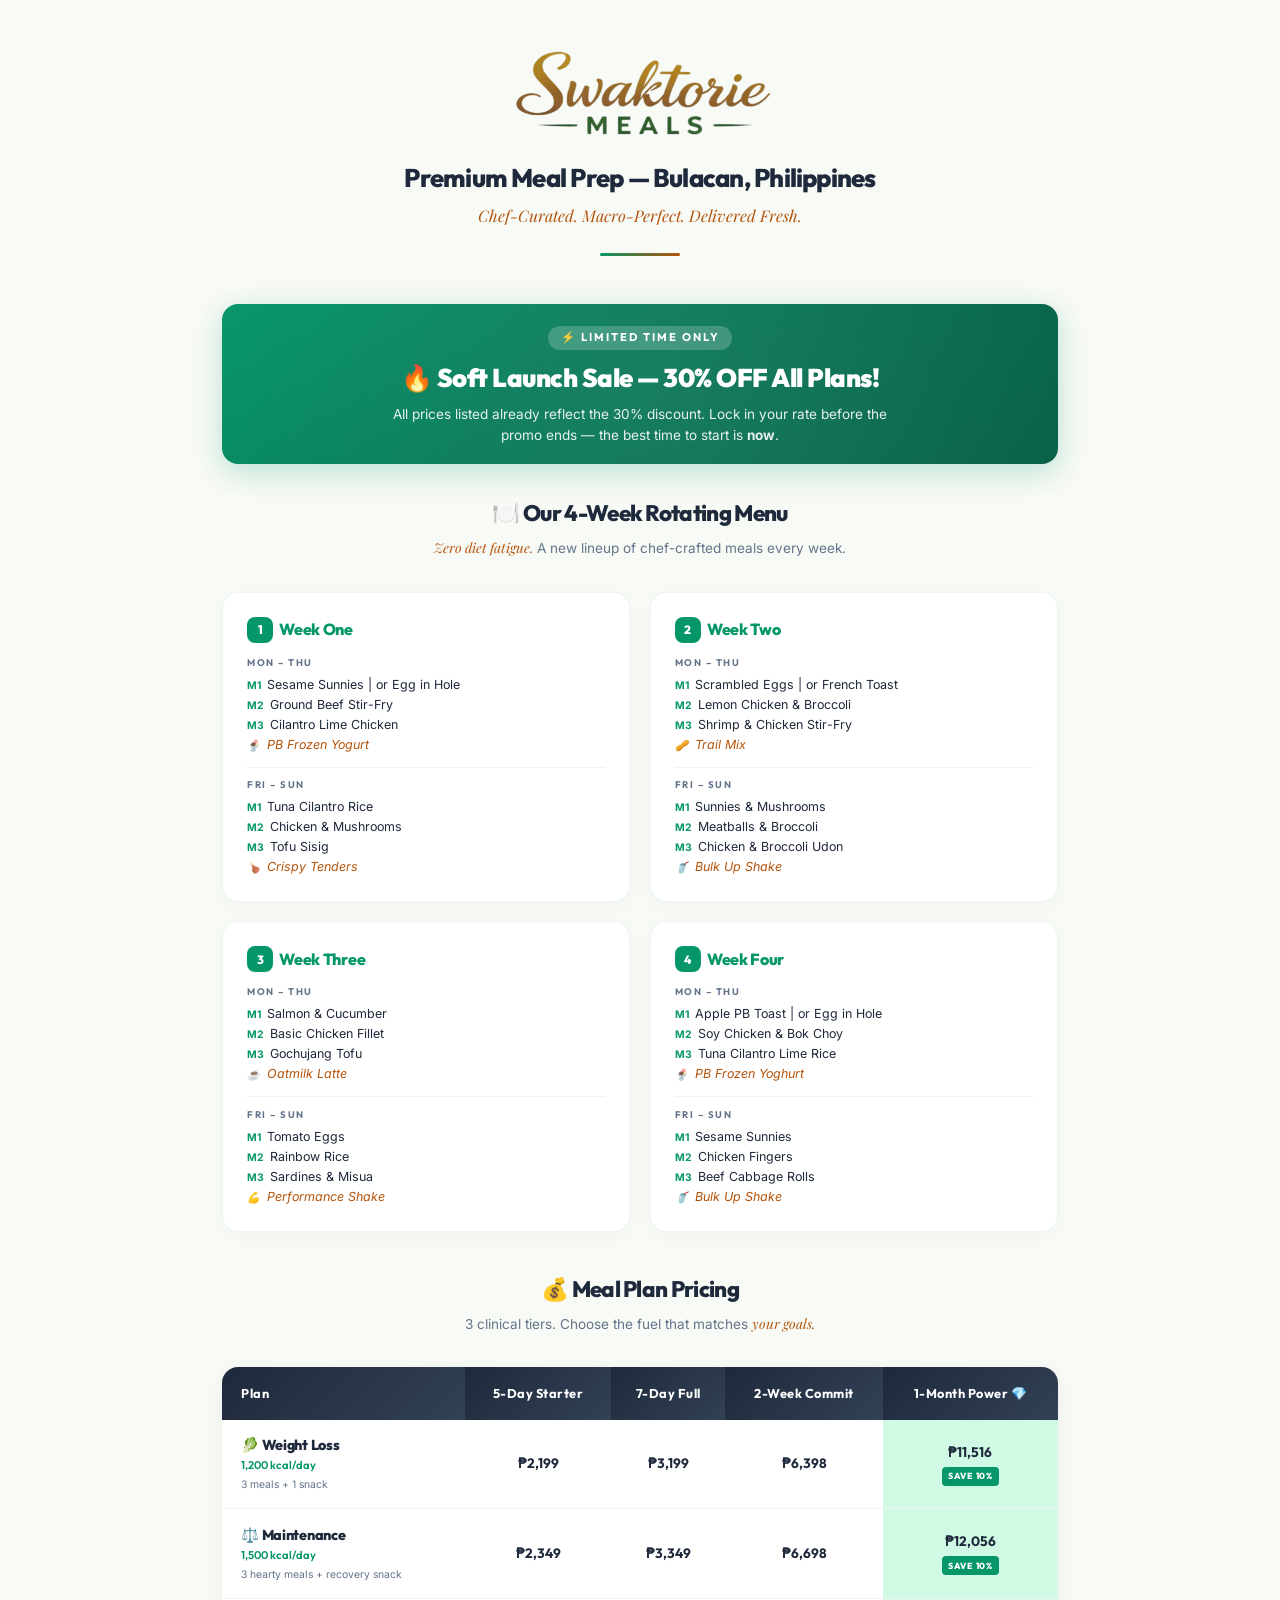
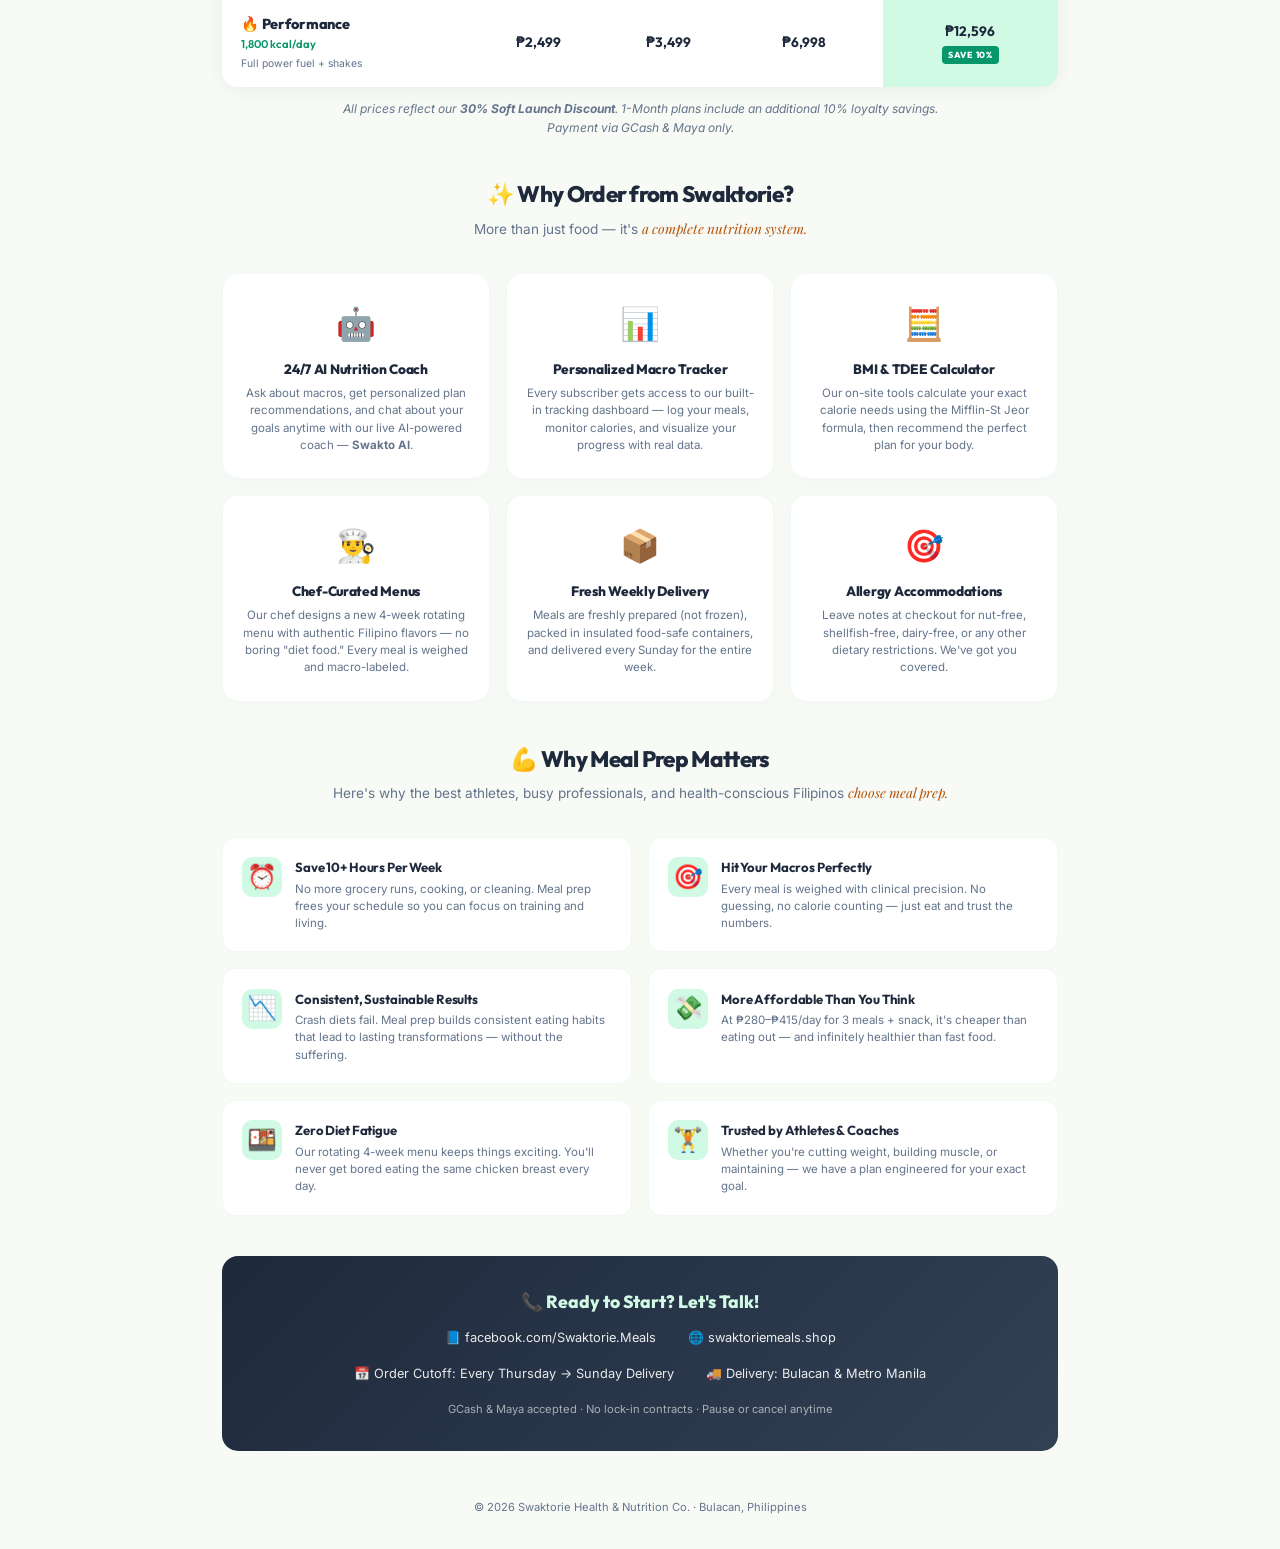
<file: swaktorie_menu_pitch.html>
<!DOCTYPE html>
<html lang="en">
<head>
    <meta charset="UTF-8">
    <meta name="viewport" content="width=device-width, initial-scale=1.0">
    <title>Swaktorie Meals — Menu & Pricing</title>
    <link rel="icon" type="image/png" href="swaktorie_logo_v4.png">
    <link rel="preconnect" href="https://fonts.googleapis.com">
    <link rel="preconnect" href="https://fonts.gstatic.com" crossorigin>
    <link href="https://fonts.googleapis.com/css2?family=Outfit:wght@300;400;500;600;700;800;900&family=Inter:wght@300;400;500;600;700&family=Playfair+Display:ital,wght@0,400;0,600;0,700;1,400;1,600&display=swap" rel="stylesheet">
    <style>
        :root {
            --emerald: #059669;
            --emerald-dark: #047857;
            --emerald-light: #d1fae5;
            --terracotta: #B45309;
            --terracotta-light: #fef3c7;
            --slate: #1e293b;
            --cream: #F8FAF6;
            --white: #FFFFFF;
            --text-muted: #64748b;
            --font-heading: 'Outfit', sans-serif;
            --font-body: 'Inter', sans-serif;
            --font-accent: 'Playfair Display', Georgia, serif;
        }

        * { margin: 0; padding: 0; box-sizing: border-box; }

        body {
            font-family: var(--font-body);
            background: var(--cream);
            color: var(--slate);
            line-height: 1.6;
            -webkit-font-smoothing: antialiased;
        }

        /* ===== PAGE WRAPPER ===== */
        .page {
            max-width: 900px;
            margin: 0 auto;
            padding: 0 2rem;
        }

        /* ===== HEADER ===== */
        .header {
            text-align: center;
            padding: 3rem 0 1.5rem;
            position: relative;
        }

        .header::after {
            content: '';
            display: block;
            width: 80px;
            height: 3px;
            background: linear-gradient(90deg, var(--emerald), var(--terracotta));
            margin: 1.5rem auto 0;
            border-radius: 2px;
        }

        .logo-img {
            height: 90px;
            width: auto;
            display: inline-block;
            margin-bottom: 0.75rem;
        }

        .header h1 {
            font-family: var(--font-heading);
            font-size: 1.6rem;
            font-weight: 800;
            letter-spacing: -0.03em;
            color: var(--slate);
            margin-bottom: 0.25rem;
        }

        .header .tagline {
            font-family: var(--font-accent);
            font-style: italic;
            color: var(--terracotta);
            font-size: 1rem;
            font-weight: 400;
        }

        /* ===== PROMO BANNER ===== */
        .promo-banner {
            background: linear-gradient(135deg, #059669 0%, #047857 40%, #065f46 100%);
            color: white;
            text-align: center;
            padding: 1.2rem 1.5rem;
            border-radius: 16px;
            margin: 1.5rem 0 2rem;
            position: relative;
            overflow: hidden;
            box-shadow: 0 8px 30px rgba(5, 150, 105, 0.25);
        }

        .promo-banner::before {
            content: '';
            position: absolute;
            top: -50%;
            left: -50%;
            width: 200%;
            height: 200%;
            background: radial-gradient(circle, rgba(255,255,255,0.08) 0%, transparent 60%);
            pointer-events: none;
        }

        .promo-banner .promo-badge {
            display: inline-block;
            background: rgba(255,255,255,0.2);
            padding: 0.2rem 0.8rem;
            border-radius: 20px;
            font-size: 0.7rem;
            font-weight: 700;
            letter-spacing: 2px;
            text-transform: uppercase;
            margin-bottom: 0.5rem;
            font-family: var(--font-heading);
        }

        .promo-banner h2 {
            font-family: var(--font-heading);
            font-size: 1.6rem;
            font-weight: 900;
            letter-spacing: -0.02em;
            margin-bottom: 0.3rem;
        }

        .promo-banner p {
            font-size: 0.85rem;
            opacity: 0.9;
            max-width: 500px;
            margin: 0 auto;
            line-height: 1.5;
        }

        /* ===== SECTION TITLES ===== */
        .section-title {
            font-family: var(--font-heading);
            font-size: 1.4rem;
            font-weight: 800;
            letter-spacing: -0.03em;
            color: var(--slate);
            text-align: center;
            margin-bottom: 0.3rem;
        }

        .section-subtitle {
            text-align: center;
            color: var(--text-muted);
            font-size: 0.85rem;
            margin-bottom: 2rem;
        }

        .section-accent {
            font-family: var(--font-accent);
            font-style: italic;
            color: var(--terracotta);
        }

        /* ===== MENU GRID ===== */
        .menu-section { margin-bottom: 2.5rem; }

        .menu-grid {
            display: grid;
            grid-template-columns: 1fr 1fr;
            gap: 1.2rem;
        }

        .week-card {
            background: var(--white);
            border-radius: 16px;
            padding: 1.5rem;
            border: 1px solid rgba(5, 150, 105, 0.08);
            box-shadow: 0 4px 20px rgba(0, 0, 0, 0.03);
            transition: transform 0.3s ease, box-shadow 0.3s ease;
        }

        .week-card:hover {
            transform: translateY(-3px);
            box-shadow: 0 10px 30px rgba(5, 150, 105, 0.08);
        }

        .week-card h3 {
            font-family: var(--font-heading);
            font-size: 1rem;
            font-weight: 800;
            color: var(--emerald);
            margin-bottom: 0.75rem;
            display: flex;
            align-items: center;
            gap: 0.4rem;
            letter-spacing: -0.02em;
        }

        .week-card h3 .week-num {
            background: var(--emerald);
            color: white;
            width: 26px;
            height: 26px;
            border-radius: 8px;
            display: inline-flex;
            align-items: center;
            justify-content: center;
            font-size: 0.75rem;
            font-weight: 800;
        }

        .day-block {
            margin-bottom: 0.75rem;
        }

        .day-block:last-child { margin-bottom: 0; }

        .day-label {
            font-family: var(--font-heading);
            font-size: 0.6rem;
            font-weight: 700;
            text-transform: uppercase;
            letter-spacing: 1.5px;
            color: var(--text-muted);
            margin-bottom: 0.3rem;
        }

        .meal-item {
            display: flex;
            align-items: baseline;
            gap: 0.4rem;
            font-size: 0.78rem;
            line-height: 1.6;
            color: var(--slate);
        }

        .meal-item .meal-num {
            font-weight: 700;
            color: var(--emerald);
            font-size: 0.65rem;
            min-width: 14px;
        }

        .meal-item.snack {
            color: var(--terracotta);
            font-style: italic;
        }

        .divider-line {
            height: 1px;
            background: rgba(5, 150, 105, 0.08);
            margin: 0.6rem 0;
        }

        /* ===== PRICING TABLE ===== */
        .pricing-section { margin-bottom: 2.5rem; }

        .pricing-table {
            width: 100%;
            border-collapse: separate;
            border-spacing: 0;
            border-radius: 16px;
            overflow: hidden;
            box-shadow: 0 4px 20px rgba(0, 0, 0, 0.05);
            font-size: 0.85rem;
        }

        .pricing-table thead th {
            background: linear-gradient(135deg, var(--slate), #334155);
            color: white;
            padding: 1rem 0.8rem;
            font-family: var(--font-heading);
            font-weight: 700;
            text-align: center;
            letter-spacing: 0.5px;
            font-size: 0.8rem;
        }

        .pricing-table thead th:first-child {
            text-align: left;
            padding-left: 1.2rem;
        }

        .pricing-table tbody td {
            padding: 0.9rem 0.8rem;
            text-align: center;
            border-bottom: 1px solid #f1f5f9;
            background: var(--white);
        }

        .pricing-table tbody td:first-child {
            text-align: left;
            padding-left: 1.2rem;
            font-weight: 700;
            font-family: var(--font-heading);
        }

        .pricing-table tbody tr:last-child td { border-bottom: none; }

        .pricing-table tbody tr:hover td { background: #f8faf6; }

        .plan-name {
            display: block;
            font-size: 0.9rem;
            font-weight: 800;
            letter-spacing: -0.02em;
        }

        .plan-kcal {
            display: block;
            font-size: 0.7rem;
            color: var(--emerald);
            font-weight: 600;
        }

        .plan-desc {
            display: block;
            font-size: 0.65rem;
            color: var(--text-muted);
            font-weight: 400;
            font-family: var(--font-body);
            margin-top: 2px;
        }

        .price-val {
            font-weight: 700;
            color: var(--slate);
            font-family: var(--font-heading);
        }

        .monthly-highlight {
            background: var(--emerald-light) !important;
        }

        .save-badge {
            display: inline-block;
            background: var(--emerald);
            color: white;
            font-size: 0.55rem;
            font-weight: 800;
            padding: 0.15rem 0.4rem;
            border-radius: 4px;
            letter-spacing: 0.5px;
            margin-top: 3px;
            font-family: var(--font-heading);
        }

        .pricing-note {
            text-align: center;
            font-size: 0.75rem;
            color: var(--text-muted);
            margin-top: 0.75rem;
            font-style: italic;
        }

        /* ===== WHY SWAKTORIE ===== */
        .perks-section { margin-bottom: 2.5rem; }

        .perks-grid {
            display: grid;
            grid-template-columns: 1fr 1fr 1fr;
            gap: 1rem;
        }

        .perk-card {
            background: var(--white);
            border-radius: 16px;
            padding: 1.5rem 1.2rem;
            text-align: center;
            border: 1px solid rgba(5, 150, 105, 0.06);
            box-shadow: 0 4px 15px rgba(0, 0, 0, 0.02);
            transition: transform 0.3s ease;
        }

        .perk-card:hover {
            transform: translateY(-3px);
        }

        .perk-icon {
            font-size: 2rem;
            margin-bottom: 0.6rem;
            display: block;
        }

        .perk-card h4 {
            font-family: var(--font-heading);
            font-size: 0.85rem;
            font-weight: 800;
            color: var(--slate);
            margin-bottom: 0.3rem;
            letter-spacing: -0.02em;
        }

        .perk-card p {
            font-size: 0.72rem;
            color: var(--text-muted);
            line-height: 1.5;
        }

        /* ===== BENEFITS OF MEAL PREP ===== */
        .benefits-section { margin-bottom: 2.5rem; }

        .benefits-grid {
            display: grid;
            grid-template-columns: 1fr 1fr;
            gap: 1rem;
        }

        .benefit-item {
            display: flex;
            align-items: start;
            gap: 0.8rem;
            background: var(--white);
            border-radius: 14px;
            padding: 1.2rem;
            border: 1px solid rgba(5, 150, 105, 0.06);
        }

        .benefit-icon {
            font-size: 1.5rem;
            flex-shrink: 0;
            width: 40px;
            height: 40px;
            background: var(--emerald-light);
            border-radius: 10px;
            display: flex;
            align-items: center;
            justify-content: center;
        }

        .benefit-item h4 {
            font-family: var(--font-heading);
            font-size: 0.82rem;
            font-weight: 700;
            color: var(--slate);
            margin-bottom: 0.15rem;
            letter-spacing: -0.01em;
        }

        .benefit-item p {
            font-size: 0.72rem;
            color: var(--text-muted);
            line-height: 1.5;
        }

        /* ===== CONTACT FOOTER ===== */
        .contact-strip {
            background: linear-gradient(135deg, var(--slate), #334155);
            color: white;
            text-align: center;
            padding: 2rem 1.5rem;
            border-radius: 16px;
            margin-bottom: 2rem;
        }

        .contact-strip h3 {
            font-family: var(--font-heading);
            font-size: 1.1rem;
            font-weight: 800;
            margin-bottom: 0.75rem;
            color: #d1fae5;
        }

        .contact-items {
            display: flex;
            justify-content: center;
            gap: 2rem;
            flex-wrap: wrap;
            margin-bottom: 1rem;
        }

        .contact-item {
            font-size: 0.8rem;
            display: flex;
            align-items: center;
            gap: 0.4rem;
            opacity: 0.9;
        }

        .contact-note {
            font-size: 0.7rem;
            opacity: 0.6;
            margin-top: 0.8rem;
        }

        .copyright {
            text-align: center;
            padding: 1rem 0 2rem;
            font-size: 0.7rem;
            color: var(--text-muted);
        }

        /* ===== RESPONSIVE ===== */
        @media (max-width: 700px) {
            .menu-grid { grid-template-columns: 1fr; }
            .perks-grid { grid-template-columns: 1fr; }
            .benefits-grid { grid-template-columns: 1fr; }
            .pricing-table { font-size: 0.75rem; }
            .page { padding: 0 1rem; }
        }

        /* ===== PRINT STYLES ===== */
        @media print {
            body { background: white; -webkit-print-color-adjust: exact; print-color-adjust: exact; }
            .page { max-width: 100%; padding: 0 1cm; }
            .header { padding-top: 0.5cm; padding-bottom: 0.5cm; }
            .logo-img { height: 70px; }

            .promo-banner, .week-card, .perk-card, .benefit-item, .contact-strip {
                box-shadow: none !important;
                -webkit-print-color-adjust: exact;
                print-color-adjust: exact;
            }

            .week-card:hover, .perk-card:hover, .benefit-item:hover {
                transform: none;
            }

            .promo-banner {
                background: #059669 !important;
                -webkit-print-color-adjust: exact;
                print-color-adjust: exact;
            }

            .pricing-table thead th {
                background: #1e293b !important;
                -webkit-print-color-adjust: exact;
                print-color-adjust: exact;
            }

            .contact-strip {
                background: #1e293b !important;
                -webkit-print-color-adjust: exact;
                print-color-adjust: exact;
            }

            .monthly-highlight {
                background: #d1fae5 !important;
                -webkit-print-color-adjust: exact;
                print-color-adjust: exact;
            }

            .menu-grid { gap: 0.8rem; }

            /* Avoid page breaks inside cards */
            .week-card, .benefit-item, .perk-card { break-inside: avoid; }
            .pricing-table { break-inside: avoid; }
            .contact-strip { break-inside: avoid; }
        }
    </style>
</head>
<body>

<div class="page">

    <!-- ===== HEADER ===== -->
    <div class="header">
        <img src="swaktorie_logo_text_v6.png" alt="Swaktorie Meals" class="logo-img">
        <h1>Premium Meal Prep — Bulacan, Philippines</h1>
        <span class="tagline">Chef-Curated. Macro-Perfect. Delivered Fresh.</span>
    </div>

    <!-- ===== PROMO BANNER ===== -->
    <div class="promo-banner">
        <span class="promo-badge">⚡ Limited Time Only</span>
        <h2>🔥 Soft Launch Sale — 30% OFF All Plans!</h2>
        <p>All prices listed already reflect the 30% discount. Lock in your rate before the promo ends — the best time to start is <strong>now</strong>.</p>
    </div>

    <!-- ===== MENU SECTION ===== -->
    <div class="menu-section">
        <h2 class="section-title">🍽️ Our 4-Week Rotating Menu</h2>
        <p class="section-subtitle"><span class="section-accent">Zero diet fatigue.</span> A new lineup of chef-crafted meals every week.</p>

        <div class="menu-grid">

            <!-- Week 1 -->
            <div class="week-card">
                <h3><span class="week-num">1</span> Week One</h3>
                <div class="day-block">
                    <div class="day-label">Mon – Thu</div>
                    <div class="meal-item"><span class="meal-num">M1</span> Sesame Sunnies | or Egg in Hole</div>
                    <div class="meal-item"><span class="meal-num">M2</span> Ground Beef Stir-Fry</div>
                    <div class="meal-item"><span class="meal-num">M3</span> Cilantro Lime Chicken</div>
                    <div class="meal-item snack"><span class="meal-num">🍨</span> PB Frozen Yogurt</div>
                </div>
                <div class="divider-line"></div>
                <div class="day-block">
                    <div class="day-label">Fri – Sun</div>
                    <div class="meal-item"><span class="meal-num">M1</span> Tuna Cilantro Rice</div>
                    <div class="meal-item"><span class="meal-num">M2</span> Chicken & Mushrooms</div>
                    <div class="meal-item"><span class="meal-num">M3</span> Tofu Sisig</div>
                    <div class="meal-item snack"><span class="meal-num">🍗</span> Crispy Tenders</div>
                </div>
            </div>

            <!-- Week 2 -->
            <div class="week-card">
                <h3><span class="week-num">2</span> Week Two</h3>
                <div class="day-block">
                    <div class="day-label">Mon – Thu</div>
                    <div class="meal-item"><span class="meal-num">M1</span> Scrambled Eggs | or French Toast</div>
                    <div class="meal-item"><span class="meal-num">M2</span> Lemon Chicken & Broccoli</div>
                    <div class="meal-item"><span class="meal-num">M3</span> Shrimp & Chicken Stir-Fry</div>
                    <div class="meal-item snack"><span class="meal-num">🥜</span> Trail Mix</div>
                </div>
                <div class="divider-line"></div>
                <div class="day-block">
                    <div class="day-label">Fri – Sun</div>
                    <div class="meal-item"><span class="meal-num">M1</span> Sunnies & Mushrooms</div>
                    <div class="meal-item"><span class="meal-num">M2</span> Meatballs & Broccoli</div>
                    <div class="meal-item"><span class="meal-num">M3</span> Chicken & Broccoli Udon</div>
                    <div class="meal-item snack"><span class="meal-num">🥤</span> Bulk Up Shake</div>
                </div>
            </div>

            <!-- Week 3 -->
            <div class="week-card">
                <h3><span class="week-num">3</span> Week Three</h3>
                <div class="day-block">
                    <div class="day-label">Mon – Thu</div>
                    <div class="meal-item"><span class="meal-num">M1</span> Salmon & Cucumber</div>
                    <div class="meal-item"><span class="meal-num">M2</span> Basic Chicken Fillet</div>
                    <div class="meal-item"><span class="meal-num">M3</span> Gochujang Tofu</div>
                    <div class="meal-item snack"><span class="meal-num">☕</span> Oatmilk Latte</div>
                </div>
                <div class="divider-line"></div>
                <div class="day-block">
                    <div class="day-label">Fri – Sun</div>
                    <div class="meal-item"><span class="meal-num">M1</span> Tomato Eggs</div>
                    <div class="meal-item"><span class="meal-num">M2</span> Rainbow Rice</div>
                    <div class="meal-item"><span class="meal-num">M3</span> Sardines & Misua</div>
                    <div class="meal-item snack"><span class="meal-num">💪</span> Performance Shake</div>
                </div>
            </div>

            <!-- Week 4 -->
            <div class="week-card">
                <h3><span class="week-num">4</span> Week Four</h3>
                <div class="day-block">
                    <div class="day-label">Mon – Thu</div>
                    <div class="meal-item"><span class="meal-num">M1</span> Apple PB Toast | or Egg in Hole</div>
                    <div class="meal-item"><span class="meal-num">M2</span> Soy Chicken & Bok Choy</div>
                    <div class="meal-item"><span class="meal-num">M3</span> Tuna Cilantro Lime Rice</div>
                    <div class="meal-item snack"><span class="meal-num">🍨</span> PB Frozen Yoghurt</div>
                </div>
                <div class="divider-line"></div>
                <div class="day-block">
                    <div class="day-label">Fri – Sun</div>
                    <div class="meal-item"><span class="meal-num">M1</span> Sesame Sunnies</div>
                    <div class="meal-item"><span class="meal-num">M2</span> Chicken Fingers</div>
                    <div class="meal-item"><span class="meal-num">M3</span> Beef Cabbage Rolls</div>
                    <div class="meal-item snack"><span class="meal-num">🥤</span> Bulk Up Shake</div>
                </div>
            </div>

        </div>
    </div>

    <!-- ===== PRICING TABLE ===== -->
    <div class="pricing-section">
        <h2 class="section-title">💰 Meal Plan Pricing</h2>
        <p class="section-subtitle">3 clinical tiers. Choose the fuel that matches <span class="section-accent">your goals.</span></p>

        <table class="pricing-table">
            <thead>
                <tr>
                    <th>Plan</th>
                    <th>5-Day Starter</th>
                    <th>7-Day Full</th>
                    <th>2-Week Commit</th>
                    <th>1-Month Power 💎</th>
                </tr>
            </thead>
            <tbody>
                <tr>
                    <td>
                        <span class="plan-name">🥬 Weight Loss</span>
                        <span class="plan-kcal">1,200 kcal/day</span>
                        <span class="plan-desc">3 meals + 1 snack</span>
                    </td>
                    <td><span class="price-val">₱2,199</span></td>
                    <td><span class="price-val">₱3,199</span></td>
                    <td><span class="price-val">₱6,398</span></td>
                    <td class="monthly-highlight">
                        <span class="price-val">₱11,516</span>
                        <br><span class="save-badge">SAVE 10%</span>
                    </td>
                </tr>
                <tr>
                    <td>
                        <span class="plan-name">⚖️ Maintenance</span>
                        <span class="plan-kcal">1,500 kcal/day</span>
                        <span class="plan-desc">3 hearty meals + recovery snack</span>
                    </td>
                    <td><span class="price-val">₱2,349</span></td>
                    <td><span class="price-val">₱3,349</span></td>
                    <td><span class="price-val">₱6,698</span></td>
                    <td class="monthly-highlight">
                        <span class="price-val">₱12,056</span>
                        <br><span class="save-badge">SAVE 10%</span>
                    </td>
                </tr>
                <tr>
                    <td>
                        <span class="plan-name">🔥 Performance</span>
                        <span class="plan-kcal">1,800 kcal/day</span>
                        <span class="plan-desc">Full power fuel + shakes</span>
                    </td>
                    <td><span class="price-val">₱2,499</span></td>
                    <td><span class="price-val">₱3,499</span></td>
                    <td><span class="price-val">₱6,998</span></td>
                    <td class="monthly-highlight">
                        <span class="price-val">₱12,596</span>
                        <br><span class="save-badge">SAVE 10%</span>
                    </td>
                </tr>
            </tbody>
        </table>
        <p class="pricing-note">All prices reflect our <strong>30% Soft Launch Discount</strong>. 1-Month plans include an additional 10% loyalty savings.<br>Payment via GCash & Maya only.</p>
    </div>

    <!-- ===== WHY ORDER FROM SWAKTORIE ===== -->
    <div class="perks-section">
        <h2 class="section-title">✨ Why Order from Swaktorie?</h2>
        <p class="section-subtitle">More than just food — it's <span class="section-accent">a complete nutrition system.</span></p>

        <div class="perks-grid">
            <div class="perk-card">
                <span class="perk-icon">🤖</span>
                <h4>24/7 AI Nutrition Coach</h4>
                <p>Ask about macros, get personalized plan recommendations, and chat about your goals anytime with our live AI-powered coach — <strong>Swakto AI</strong>.</p>
            </div>
            <div class="perk-card">
                <span class="perk-icon">📊</span>
                <h4>Personalized Macro Tracker</h4>
                <p>Every subscriber gets access to our built-in tracking dashboard — log your meals, monitor calories, and visualize your progress with real data.</p>
            </div>
            <div class="perk-card">
                <span class="perk-icon">🧮</span>
                <h4>BMI & TDEE Calculator</h4>
                <p>Our on-site tools calculate your exact calorie needs using the Mifflin-St Jeor formula, then recommend the perfect plan for your body.</p>
            </div>
            <div class="perk-card">
                <span class="perk-icon">👨‍🍳</span>
                <h4>Chef-Curated Menus</h4>
                <p>Our chef designs a new 4-week rotating menu with authentic Filipino flavors — no boring "diet food." Every meal is weighed and macro-labeled.</p>
            </div>
            <div class="perk-card">
                <span class="perk-icon">📦</span>
                <h4>Fresh Weekly Delivery</h4>
                <p>Meals are freshly prepared (not frozen), packed in insulated food-safe containers, and delivered every Sunday for the entire week.</p>
            </div>
            <div class="perk-card">
                <span class="perk-icon">🎯</span>
                <h4>Allergy Accommodations</h4>
                <p>Leave notes at checkout for nut-free, shellfish-free, dairy-free, or any other dietary restrictions. We've got you covered.</p>
            </div>
        </div>
    </div>

    <!-- ===== WHY MEAL PREP ===== -->
    <div class="benefits-section">
        <h2 class="section-title">💪 Why Meal Prep Matters</h2>
        <p class="section-subtitle">Here's why the best athletes, busy professionals, and health-conscious Filipinos <span class="section-accent">choose meal prep.</span></p>

        <div class="benefits-grid">
            <div class="benefit-item">
                <div class="benefit-icon">⏰</div>
                <div>
                    <h4>Save 10+ Hours Per Week</h4>
                    <p>No more grocery runs, cooking, or cleaning. Meal prep frees your schedule so you can focus on training and living.</p>
                </div>
            </div>
            <div class="benefit-item">
                <div class="benefit-icon">🎯</div>
                <div>
                    <h4>Hit Your Macros Perfectly</h4>
                    <p>Every meal is weighed with clinical precision. No guessing, no calorie counting — just eat and trust the numbers.</p>
                </div>
            </div>
            <div class="benefit-item">
                <div class="benefit-icon">📉</div>
                <div>
                    <h4>Consistent, Sustainable Results</h4>
                    <p>Crash diets fail. Meal prep builds consistent eating habits that lead to lasting transformations — without the suffering.</p>
                </div>
            </div>
            <div class="benefit-item">
                <div class="benefit-icon">💸</div>
                <div>
                    <h4>More Affordable Than You Think</h4>
                    <p>At ₱280–₱415/day for 3 meals + snack, it's cheaper than eating out — and infinitely healthier than fast food.</p>
                </div>
            </div>
            <div class="benefit-item">
                <div class="benefit-icon">🍱</div>
                <div>
                    <h4>Zero Diet Fatigue</h4>
                    <p>Our rotating 4-week menu keeps things exciting. You'll never get bored eating the same chicken breast every day.</p>
                </div>
            </div>
            <div class="benefit-item">
                <div class="benefit-icon">🏋️</div>
                <div>
                    <h4>Trusted by Athletes & Coaches</h4>
                    <p>Whether you're cutting weight, building muscle, or maintaining — we have a plan engineered for your exact goal.</p>
                </div>
            </div>
        </div>
    </div>

    <!-- ===== CONTACT STRIP ===== -->
    <div class="contact-strip">
        <h3>📞 Ready to Start? Let's Talk!</h3>
        <div class="contact-items">
            <span class="contact-item">📘 facebook.com/Swaktorie.Meals</span>
            <span class="contact-item">🌐 swaktoriemeals.shop</span>
        </div>
        <div class="contact-items">
            <span class="contact-item">📅 Order Cutoff: Every Thursday → Sunday Delivery</span>
            <span class="contact-item">🚚 Delivery: Bulacan & Metro Manila</span>
        </div>
        <p class="contact-note">GCash & Maya accepted · No lock-in contracts · Pause or cancel anytime</p>
    </div>

    <div class="copyright">
        © 2026 Swaktorie Health & Nutrition Co. · Bulacan, Philippines
    </div>

</div>

</body>
</html>
</file>
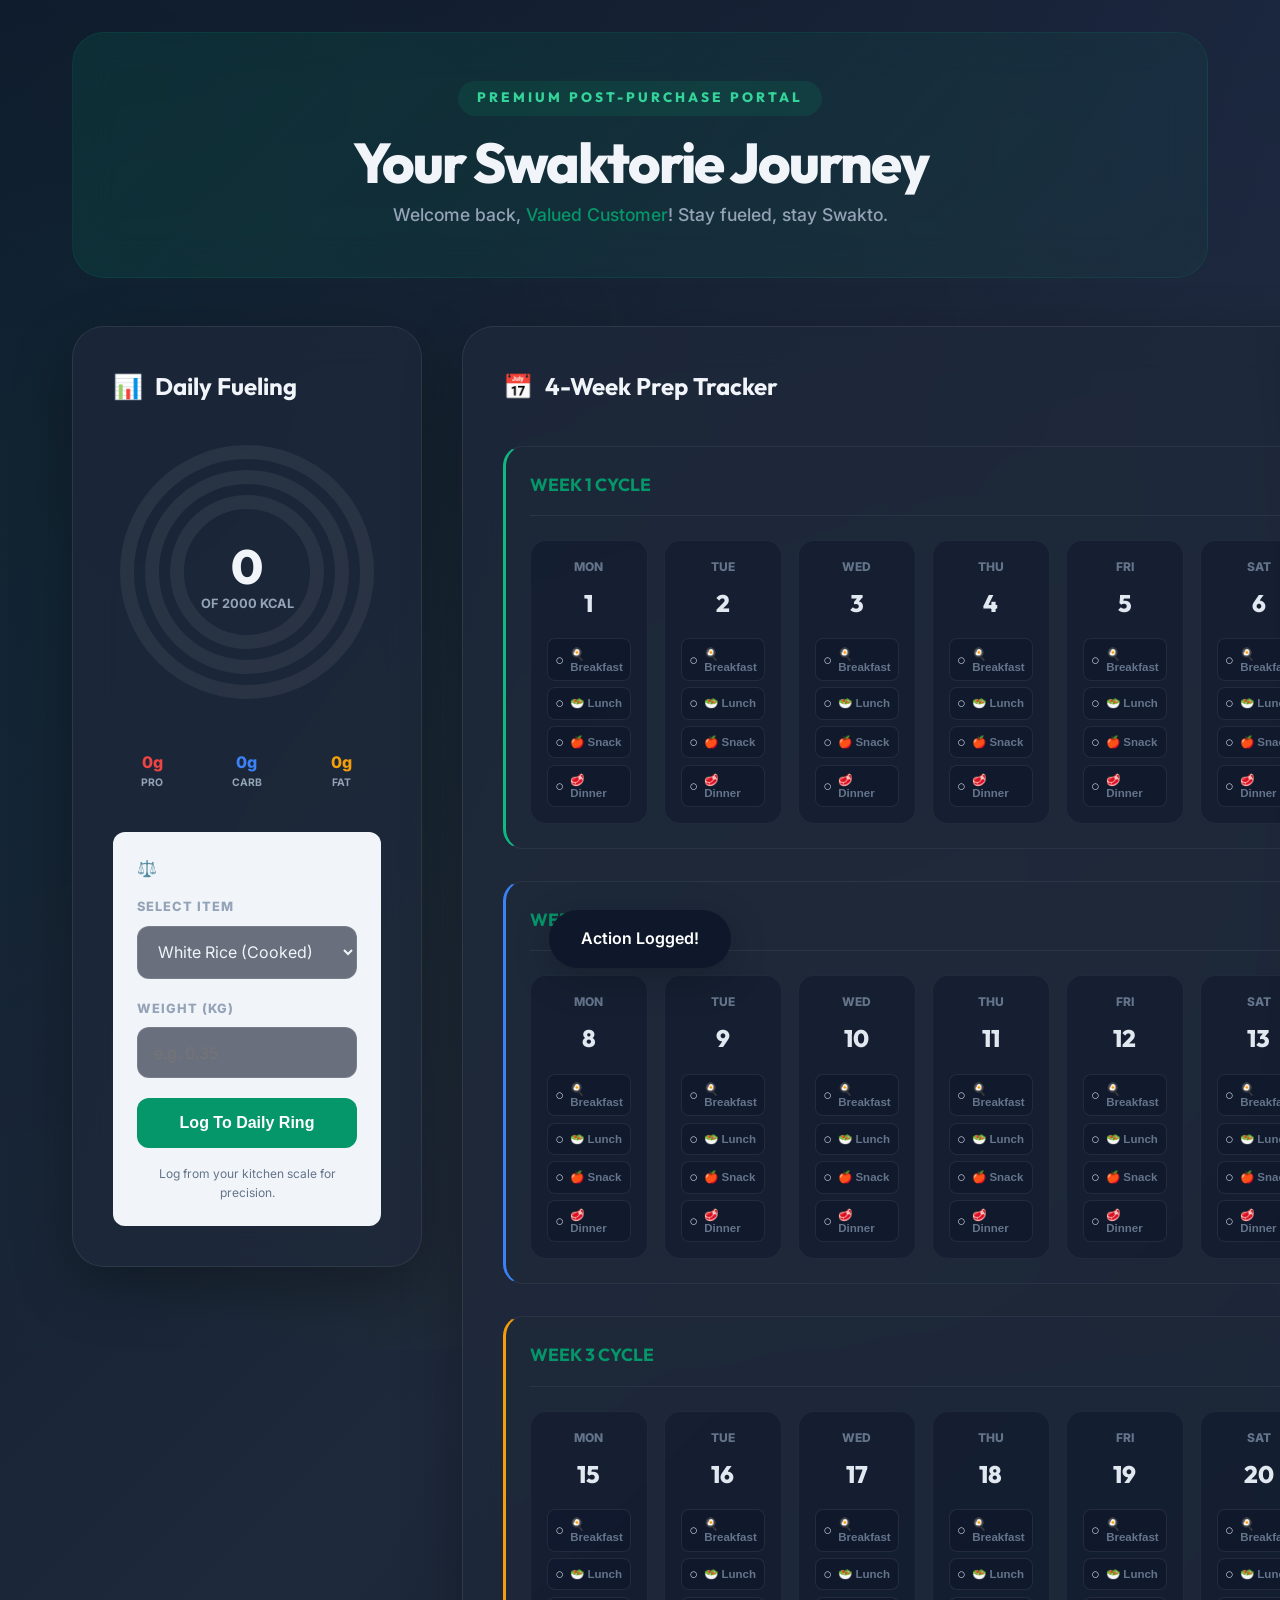
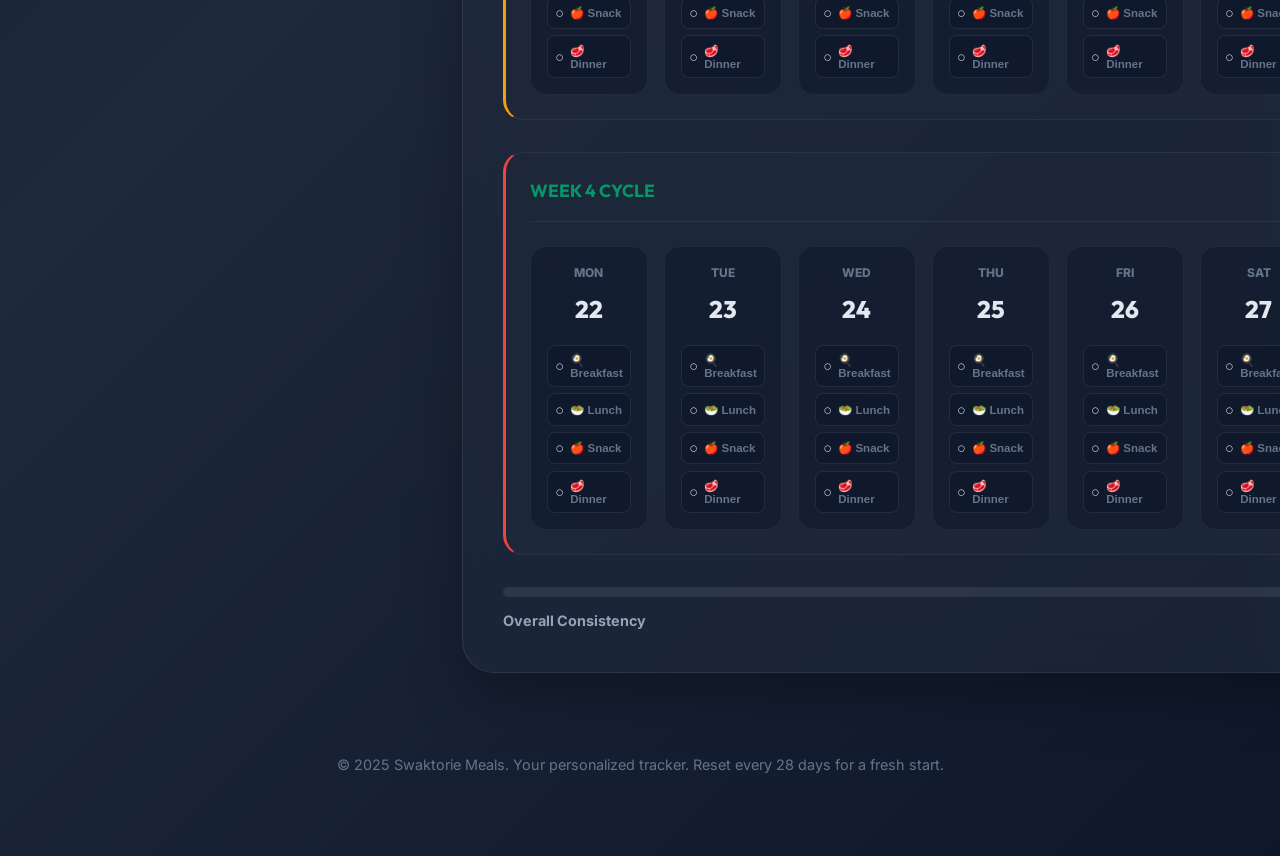
<file: swaktorie_personalized_tracker.html>
<!DOCTYPE html>
<html lang="en">
<head>
    <meta charset="UTF-8">
    <meta name="viewport" content="width=device-width, initial-scale=1.0">
    <title>Your Personalized Progress Tracker | Swaktorie Meals</title>
    <link rel="preconnect" href="https://fonts.googleapis.com">
    <link rel="preconnect" href="https://fonts.gstatic.com" crossorigin>
    <link href="https://fonts.googleapis.com/css2?family=Inter:wght@400;600;700;800&family=Outfit:wght@500;700;800&display=swap" rel="stylesheet">
    <style>
        :root {
            --emerald: #059669;
            --emerald-light: #ecfdf5;
            --emerald-dark: #047857;
            --slate: #0f172a;
            --text-muted: #64748b;
            --white: #ffffff;
            --bg-glass: rgba(255, 255, 255, 0.9);
            --border-light: rgba(5, 150, 105, 0.1);
            --radius-xl: 32px;
            --radius-lg: 20px;
            --radius-md: 12px;
            --shadow-premium: 0 10px 40px rgba(0, 0, 0, 0.05);
        }

        * {
            margin: 0;
            padding: 0;
            box-sizing: border-box;
        }

        body {
            font-family: 'Inter', sans-serif;
            background: linear-gradient(135deg, #0f172a 0%, #1e293b 50%, #0f172a 100%);
            color: var(--slate);
            line-height: 1.6;
            min-height: 100vh;
            position: relative;
            overflow-x: hidden;
        }

        body::before {
            content: '';
            position: fixed;
            top: -50%;
            left: -50%;
            width: 200%;
            height: 200%;
            background: radial-gradient(circle at 20% 50%, rgba(5, 150, 105, 0.08) 0%, transparent 50%),
                        radial-gradient(circle at 80% 20%, rgba(59, 130, 246, 0.05) 0%, transparent 40%),
                        radial-gradient(circle at 60% 80%, rgba(245, 158, 11, 0.04) 0%, transparent 40%);
            pointer-events: none;
            z-index: 0;
        }

        .container {
            max-width: 1200px;
            margin: 0 auto;
            padding: 2rem;
            position: relative;
            z-index: 1;
        }

        header {
            text-align: center;
            margin-bottom: 3rem;
            padding: 3rem 2rem;
            background: linear-gradient(135deg, rgba(5,150,105,0.15), rgba(16,185,129,0.05));
            border-radius: var(--radius-xl);
            border: 1px solid rgba(5,150,105,0.15);
            backdrop-filter: blur(20px);
            -webkit-backdrop-filter: blur(20px);
        }

        .logo-text {
            font-family: 'Outfit', sans-serif;
            font-weight: 800;
            font-size: 0.85rem;
            color: #34d399;
            letter-spacing: 3px;
            text-transform: uppercase;
            margin-bottom: 1rem;
            display: inline-block;
            background: rgba(5,150,105,0.15);
            padding: 0.4rem 1.2rem;
            border-radius: 50px;
        }

        h1 {
            font-family: 'Outfit', sans-serif;
            font-size: clamp(2rem, 5vw, 3.5rem);
            font-weight: 800;
            letter-spacing: -2px;
            margin-bottom: 0.5rem;
            line-height: 1.1;
            color: #f1f5f9;
        }

        .welcome-msg {
            color: #94a3b8;
            font-size: 1.1rem;
            font-weight: 500;
        }

        /* Dashboard Grid */
        .dashboard-grid {
            display: grid;
            grid-template-columns: 350px 1fr;
            gap: 2.5rem;
            align-items: start;
        }

        @media (max-width: 1024px) {
            .dashboard-grid { grid-template-columns: 1fr; }
        }

        .glass-card {
            background: rgba(30, 41, 59, 0.7);
            backdrop-filter: blur(20px);
            -webkit-backdrop-filter: blur(20px);
            border: 1px solid rgba(255,255,255,0.08);
            border-radius: var(--radius-xl);
            padding: 2.5rem;
            box-shadow: 0 20px 60px rgba(0, 0, 0, 0.3);
        }

        .glass-card .card-title { color: #f1f5f9; }
        .glass-card label { color: #94a3b8 !important; }
        .glass-card h4 { color: #f1f5f9; }
        .glass-card select, .glass-card input { background: rgba(15,23,42,0.6); color: #f1f5f9; border-color: rgba(255,255,255,0.1); }
        .glass-card select:focus, .glass-card input:focus { border-color: var(--emerald); }
        .scale-tool { background: rgba(15,23,42,0.4); }
        .scale-tool p { color: #64748b !important; }

        /* Status Section */
        .status-header {
            display: flex;
            justify-content: space-between;
            align-items: center;
            margin-bottom: 2.5rem;
        }

        .card-title {
            font-family: 'Outfit', sans-serif;
            font-size: 1.5rem;
            font-weight: 700;
            display: flex;
            align-items: center;
            gap: 0.75rem;
        }

        /* Scale Tool Enhancements */
        .scale-tool {
            background: #f1f5f9;
            border-radius: var(--radius-md);
            padding: 1.5rem;
            margin-top: 2rem;
        }

        .form-group { margin-bottom: 1.25rem; }
        .form-group label {
            display: block;
            font-size: 0.8rem;
            font-weight: 800;
            color: var(--text-muted);
            text-transform: uppercase;
            margin-bottom: 0.5rem;
            letter-spacing: 1px;
        }

        select, input {
            width: 100%;
            padding: 0.9rem 1rem;
            border-radius: 12px;
            border: 1px solid #e2e8f0;
            font-family: inherit;
            font-size: 1rem;
            background: white;
            outline: none;
            transition: 0.2s;
        }

        select:focus, input:focus { border-color: var(--emerald); box-shadow: 0 0 0 4px rgba(5,150,105,0.1); }

        .btn-primary {
            background: var(--emerald);
            color: white;
            border: none;
            padding: 1rem;
            border-radius: 12px;
            font-weight: 700;
            font-size: 1rem;
            cursor: pointer;
            width: 100%;
            transition: all 0.3s cubic-bezier(0.23, 1, 0.32, 1);
        }

        .btn-primary:hover { background: var(--emerald-dark); transform: translateY(-2px); box-shadow: 0 10px 20px rgba(5,150,105,0.2); }

        /* Rings */
        .ring-set {
            position: relative;
            width: 100%;
            display: flex;
            justify-content: center;
            margin-bottom: 2rem;
        }

        .ring-label {
            position: absolute;
            top: 50%;
            left: 50%;
            transform: translate(-50%, -50%);
            text-align: center;
        }

        .ring-label .big-num { font-size: 3rem; font-family: 'Outfit'; font-weight: 800; color: var(--slate); line-height: 1; }
        .ring-label .small-text { font-size: 0.8rem; font-weight: 700; color: var(--text-muted); text-transform: uppercase; margin-top: 0.25rem; }

        /* NEW CALENDAR DESIGN */
        .calendar-section {
            display: flex;
            flex-direction: column;
            gap: 2rem;
        }

        .week-card {
            background: rgba(30, 41, 59, 0.5);
            border-radius: var(--radius-lg);
            padding: 1.5rem;
            border: 1px solid rgba(255,255,255,0.06);
            transition: 0.3s;
        }

        .week-card:nth-child(1) { border-left: 3px solid #10b981; }
        .week-card:nth-child(2) { border-left: 3px solid #3b82f6; }
        .week-card:nth-child(3) { border-left: 3px solid #f59e0b; }
        .week-card:nth-child(4) { border-left: 3px solid #ef4444; }

        .week-header {
            display: flex;
            justify-content: space-between;
            align-items: center;
            margin-bottom: 1.5rem;
            padding-bottom: 1rem;
            border-bottom: 1px solid rgba(255,255,255,0.06);
        }

        .week-title { font-family: 'Outfit'; font-weight: 700; color: var(--emerald); font-size: 1.1rem; }
        
        .days-grid {
            display: grid;
            grid-template-columns: repeat(7, 1fr);
            gap: 1rem;
        }

        @media (max-width: 1200px) { .days-grid { grid-template-columns: repeat(auto-fit, minmax(130px, 1fr)); } }

        .day-block {
            background: rgba(15, 23, 42, 0.5);
            border-radius: 16px;
            padding: 1rem;
            text-align: center;
            border: 1px solid rgba(255,255,255,0.05);
            transition: all 0.3s;
        }

        .day-block:hover {
            border-color: rgba(5,150,105,0.2);
            transform: translateY(-2px);
        }

        .day-block.completed { background: #ecfdf5; border-color: var(--emerald); }

        .day-name { font-size: 0.75rem; font-weight: 800; color: #64748b; text-transform: uppercase; margin-bottom: 0.5rem; display: block; }
        .day-num { font-family: 'Outfit'; font-size: 1.5rem; font-weight: 800; margin-bottom: 1rem; display: block; color: #e2e8f0; }

        /* Meal Toggle Buttons */
        .meal-toggles { display: flex; flex-direction: column; gap: 0.4rem; }
        
        .meal-btn {
            background: rgba(15,23,42,0.6);
            border: 1px solid rgba(255,255,255,0.08);
            padding: 0.45rem;
            border-radius: 8px;
            font-size: 0.72rem;
            font-weight: 700;
            cursor: pointer;
            transition: all 0.2s cubic-bezier(0.23, 1, 0.32, 1);
            display: flex;
            align-items: center;
            justify-content: flex-start;
            gap: 0.4rem;
            color: var(--text-muted);
            text-align: left;
        }

        .meal-btn:hover { border-color: rgba(255,255,255,0.15); background: rgba(30,41,59,0.8); }

        .meal-btn.active { box-shadow: 0 4px 10px rgba(0,0,0,0.06); border-color: transparent; }

        /* Custom Colors for Meal Types */
        .meal-btn[data-type="breakfast"].active { background: #fef3c7; color: #d97706; }
        .meal-btn[data-type="lunch"].active { background: #dcfce7; color: #15803d; }
        .meal-btn[data-type="snack"].active { background: #f3e8ff; color: #7e22ce; }
        .meal-btn[data-type="dinner"].active { background: #e0f2fe; color: #0369a1; }

        .meal-btn::before { content: '○'; font-size: 0.9rem; color: #cbd5e1; }
        .meal-btn.active::before { content: '✓'; color: currentColor; }

        .day-block.completed { background: linear-gradient(145deg, rgba(5,150,105,0.2), rgba(16,185,129,0.1)); border-color: var(--emerald); box-shadow: 0 4px 20px rgba(5,150,105,0.15); transform: translateY(-3px); }

        .progress-bar {
            height: 10px;
            background: rgba(255,255,255,0.08);
            border-radius: 5px;
            overflow: hidden;
            margin-top: 2rem;
            position: relative;
        }

        .progress-fill {
            height: 100%;
            background: linear-gradient(to right, var(--emerald), #10b981, #34d399);
            width: 0%;
            transition: width 1s cubic-bezier(0.23, 1, 0.32, 1);
            box-shadow: 0 0 15px rgba(5,150,105,0.4);
        }

        .progress-stats {
            display: flex;
            justify-content: space-between;
            margin-top: 0.75rem;
            font-size: 0.9rem;
            font-weight: 700;
            color: #94a3b8;
        }

        .toast {
            position: fixed;
            bottom: 2rem;
            left: 50%;
            transform: translateX(-50%) translateY(100px);
            background: var(--slate);
            color: white;
            padding: 1rem 2rem;
            border-radius: 50px;
            font-weight: 600;
            transition: 0.3s;
            z-index: 1000;
            box-shadow: 0 10px 40px rgba(0,0,0,0.2);
        }
        .toast.active { transform: translateX(-50%) translateY(0); }

        .ring-svg { transform: rotate(-90deg); }
        .ring-circle-bg { fill: none; stroke: rgba(255,255,255,0.06); stroke-width: 14; }
        .ring-circle { fill: none; stroke-width: 14; stroke-linecap: round; transition: stroke-dashoffset 1s ease; }

        .ring-label .big-num { color: #f1f5f9; }
        .ring-label .small-text { color: #94a3b8; }

        .status-header .card-title { color: #f1f5f9; }

        /* ===== MOBILE RESPONSIVENESS ===== */
        @media (max-width: 768px) {
            html, body {
                overflow-x: hidden !important;
            }

            .container {
                padding: 1rem;
            }

            header {
                padding: 2rem 1.2rem;
                margin-bottom: 2rem;
            }

            h1 {
                font-size: 1.8rem;
                letter-spacing: -1px;
            }

            .welcome-msg {
                font-size: 0.95rem;
            }

            .logo-text {
                font-size: 0.7rem;
                letter-spacing: 2px;
            }

            .dashboard-grid {
                grid-template-columns: 1fr;
                gap: 1.5rem;
            }

            .glass-card {
                padding: 1.5rem;
                border-radius: 20px;
            }

            /* Smaller macro rings */
            .ring-set svg {
                width: 200px;
                height: 200px;
            }
            .ring-set svg circle.ring-circle-bg,
            .ring-set svg circle.ring-circle {
                stroke-width: 10;
            }

            .ring-label .big-num {
                font-size: 2.2rem;
            }

            /* Days grid: 2 columns on mobile */
            .days-grid {
                grid-template-columns: repeat(2, 1fr) !important;
                gap: 0.8rem;
            }

            .day-block {
                padding: 0.8rem;
                border-radius: 12px;
            }

            .day-num {
                font-size: 1.2rem !important;
                margin-bottom: 0.6rem !important;
            }

            .day-name {
                font-size: 0.65rem !important;
            }

            .meal-btn {
                font-size: 0.65rem;
                padding: 0.35rem;
            }

            .week-card {
                padding: 1rem;
            }

            .week-title {
                font-size: 0.95rem;
            }

            .status-header {
                flex-direction: column;
                gap: 0.5rem;
                text-align: center;
            }

            .status-header > div {
                text-align: center !important;
            }

            .card-title {
                font-size: 1.2rem;
                justify-content: center;
            }

            .scale-tool {
                padding: 1rem;
            }

            .progress-stats {
                font-size: 0.8rem;
            }

            footer {
                margin-top: 3rem !important;
                font-size: 0.8rem !important;
            }
        }

        /* Extra small phones */
        @media (max-width: 380px) {
            .days-grid {
                grid-template-columns: 1fr !important;
            }

            h1 {
                font-size: 1.5rem;
            }

            .ring-set svg {
                width: 160px;
                height: 160px;
            }
        }

    </style>
</head>
<body>
    <div class="container">
        <header>
            <span class="logo-text">Premium Post-Purchase Portal</span>
            <h1 id="welcome-title">Your Swaktorie Journey</h1>
            <p class="welcome-msg">Welcome back, <span id="user-name" style="color: var(--emerald);">Customer</span>! Stay fueled, stay Swakto.</p>
        </header>

        <div class="dashboard-grid">
            <!-- LEFT: Macro Hub -->
            <div class="glass-card">
                <div class="card-title" style="margin-bottom: 2rem;"><span>📊</span> Daily Fueling</div>
                
                <div class="ring-set">
                    <svg class="ring-svg" width="280" height="280">
                        <!-- Protein Ring -->
                        <circle class="ring-circle-bg" cx="140" cy="140" r="120" />
                        <circle id="circle-p" class="ring-circle" cx="140" cy="140" r="120" stroke="#ef4444" stroke-dasharray="754" stroke-dashoffset="754" />
                        
                        <!-- Carbs Ring -->
                        <circle class="ring-circle-bg" cx="140" cy="140" r="95" />
                        <circle id="circle-c" class="ring-circle" cx="140" cy="140" r="95" stroke="#3b82f6" stroke-dasharray="596" stroke-dashoffset="596" />
                        
                        <!-- Fats Ring -->
                        <circle class="ring-circle-bg" cx="140" cy="140" r="70" />
                        <circle id="circle-f" class="ring-circle" cx="140" cy="140" r="70" stroke="#f59e0b" stroke-dasharray="440" stroke-dashoffset="440" />
                    </svg>
                    <div class="ring-label">
                        <div class="big-num" id="current-kcal">0</div>
                        <div class="small-text">of <span id="target-kcal">2000</span> Kcal</div>
                    </div>
                </div>

                <div style="display: grid; grid-template-columns: repeat(3, 1fr); gap: 1rem; margin-bottom: 2.5rem; text-align: center;">
                    <div><div style="font-weight: 800; color: #ef4444;" id="val-p">0g</div><div style="font-size: 0.65rem; color:#94a3b8; font-weight:700;">PRO</div></div>
                    <div><div style="font-weight: 800; color: #3b82f6;" id="val-c">0g</div><div style="font-size: 0.65rem; color:#94a3b8; font-weight:700;">CARB</div></div>
                    <div><div style="font-weight: 800; color: #f59e0b;" id="val-f">0g</div><div style="font-size: 0.65rem; color:#94a3b8; font-weight:700;">FAT</div></div>
                </div>

                <div class="scale-tool">
                    <h4 style="margin-bottom: 1rem; font-family:'Outfit'; font-size: 1rem;">⚖️ Scale Log Helper</h4>
                    <div class="form-group">
                        <label>Select Item</label>
                        <select id="food-select">
                            <option value="1300" data-p="27" data-c="280" data-f="3">White Rice (Cooked)</option>
                            <option value="1200" data-p="230" data-c="0" data-f="30">Chicken Breast (Raw)</option>
                            <option value="2500" data-p="260" data-c="0" data-f="150">Lean Ground Beef</option>
                            <option value="760" data-p="80" data-c="19" data-f="48">Tofu (Firm)</option>
                            <option value="1200" data-p="13" data-c="310" data-f="3">Saba Banana</option>
                        </select>
                    </div>
                    <div class="form-group">
                        <label>Weight (KG)</label>
                        <input type="number" id="food-weight" step="0.01" placeholder="e.g. 0.35">
                    </div>
                    <button class="btn-primary" onclick="logMeal()">Log To Daily Ring</button>
                    <p style="font-size: 0.75rem; color: #94a3b8; text-align: center; margin-top: 1rem;">Log from your kitchen scale for precision.</p>
                </div>
            </div>

            <!-- RIGHT: 4-Week Prep Calendar -->
            <div class="glass-card">
                <div class="status-header">
                    <div class="card-title"><span>📅</span> 4-Week Prep Tracker</div>
                    <div style="text-align: right;">
                        <span style="font-size: 0.8rem; font-weight: 800; color: var(--emerald); display: block;" id="global-progress-text">0/56 MEALS</span>
                    </div>
                </div>

                <div class="calendar-section" id="calendar-container"></div>

                <div class="progress-bar">
                    <div class="progress-fill" id="cal-progress-fill"></div>
                </div>
                <div class="progress-stats">
                    <span>Overall Consistency</span>
                    <span id="overall-percentage">0%</span>
                </div>
            </div>
        </div>
        
        <footer style="text-align: center; margin-top: 5rem; padding-bottom: 3rem; color: #64748b; font-size: 0.9rem;">
            &copy; 2025 Swaktorie Meals. Your personalized tracker. Reset every 28 days for a fresh start.
        </footer>
    </div>

    <div id="toast" class="toast">Action Logged!</div>

    <script>
        // Data from URL Params
        const urlParams = new URLSearchParams(window.location.search);
        const nameParam = urlParams.get('name') || "Valued Customer";
        const tdeeParam = parseInt(urlParams.get('tdee')) || 2000;
        
        document.getElementById('user-name').innerText = nameParam;
        document.getElementById('target-kcal').innerText = tdeeParam;

        // Reactive State
        let macros = { p: 0, c: 0, f: 0 };
        const targets = {
            p: Math.floor(tdeeParam * 0.3 / 4),
            c: Math.floor(tdeeParam * 0.45 / 4),
            f: Math.floor(tdeeParam * 0.25 / 9)
        };

        const totalExpectedMeals = 112; // Breakfast + Lunch + Snack + Dinner for 28 days

        // Initialize Calendar
        function initCalendar() {
            const container = document.getElementById('calendar-container');
            const dayNames = ["Mon", "Tue", "Wed", "Thu", "Fri", "Sat", "Sun"];

            for(let w=1; w<=4; w++) {
                const weekCard = document.createElement('div');
                weekCard.className = 'week-card';
                weekCard.innerHTML = `<div class="week-header"><span class="week-title">WEEK ${w} CYCLE</span></div>`;
                
                const grid = document.createElement('div');
                grid.className = 'days-grid';

                for(let d=1; d<=7; d++) {
                    const dayNum = (w-1)*7 + d;
                    const dayBlock = document.createElement('div');
                    dayBlock.className = 'day-block';
                    dayBlock.setAttribute('data-day', dayNum);
                    
                    dayBlock.innerHTML = `
                        <span class="day-name">${dayNames[d-1]}</span>
                        <span class="day-num">${dayNum}</span>
                        <div class="meal-toggles">
                            <button class="meal-btn" data-type="breakfast" onclick="toggleMeal(this, ${dayNum})">🍳 Breakfast</button>
                            <button class="meal-btn" data-type="lunch" onclick="toggleMeal(this, ${dayNum})">🥗 Lunch</button>
                            <button class="meal-btn" data-type="snack" onclick="toggleMeal(this, ${dayNum})">🍎 Snack</button>
                            <button class="meal-btn" data-type="dinner" onclick="toggleMeal(this, ${dayNum})">🥩 Dinner</button>
                        </div>
                    `;
                    grid.appendChild(dayBlock);
                }
                weekCard.appendChild(grid);
                container.appendChild(weekCard);
            }
        }

        function toggleMeal(btn, day) {
            btn.classList.toggle('active');
            
            const block = btn.closest('.day-block');
            const allBtns = block.querySelectorAll('.meal-btn');
            const allActive = Array.from(allBtns).every(b => b.classList.contains('active'));

            if(allActive) {
                if(!block.classList.contains('completed')) {
                    block.classList.add('completed');
                    showToast(`Day ${day} Completed! ✨`);
                }
            } else {
                block.classList.remove('completed');
            }
            
            updateCalendarProgress();
        }

        function updateCalendarProgress() {
            const activeMeals = document.querySelectorAll('.meal-btn.active').length;
            const perc = Math.round((activeMeals / totalExpectedMeals) * 100);
            
            document.getElementById('cal-progress-fill').style.width = perc + '%';
            document.getElementById('overall-percentage').innerText = perc + '%';
            document.getElementById('global-progress-text').innerText = `${activeMeals}/${totalExpectedMeals} MEALS COMPLETED`;
        }

        // Macro Logic
        function logMeal() {
            const select = document.getElementById('food-select');
            const kg = parseFloat(document.getElementById('food-weight').value) || 0;
            if(kg <= 0) return showToast("Please enter weight!");

            const kcalPerKg = parseFloat(select.value);
            const pPerKg = parseFloat(select.options[select.selectedIndex].dataset.p);
            const cPerKg = parseFloat(select.options[select.selectedIndex].dataset.c);
            const fPerKg = parseFloat(select.options[select.selectedIndex].dataset.f);

            macros.p += Math.round(pPerKg * kg);
            macros.c += Math.round(cPerKg * kg);
            macros.f += Math.round(fPerKg * kg);

            updateUI();
            showToast("Macros Logged!");
            document.getElementById('food-weight').value = "";
        }

        function updateUI() {
            const currentKcal = (macros.p * 4) + (macros.c * 4) + (macros.f * 9);
            document.getElementById('current-kcal').innerText = Math.round(currentKcal);
            
            document.getElementById('val-p').innerText = macros.p + 'g';
            document.getElementById('val-c').innerText = macros.c + 'g';
            document.getElementById('val-f').innerText = macros.f + 'g';

            // Update SVG Rings
            updateRing('circle-p', macros.p, targets.p, 754);
            updateRing('circle-c', macros.c, targets.c, 596);
            updateRing('circle-f', macros.f, targets.f, 440);
        }

        function updateRing(id, val, target, circumference) {
            const perc = Math.min(100, (val / target) * 100);
            const offset = circumference - (perc / 100 * circumference);
            document.getElementById(id).style.strokeDashoffset = offset;
        }

        function showToast(msg) {
            const t = document.getElementById('toast');
            t.innerText = msg;
            t.classList.add('active');
            setTimeout(() => t.classList.remove('active'), 2500);
        }

        initCalendar();
        updateUI();
    </script>
</body>
</html>
</file>
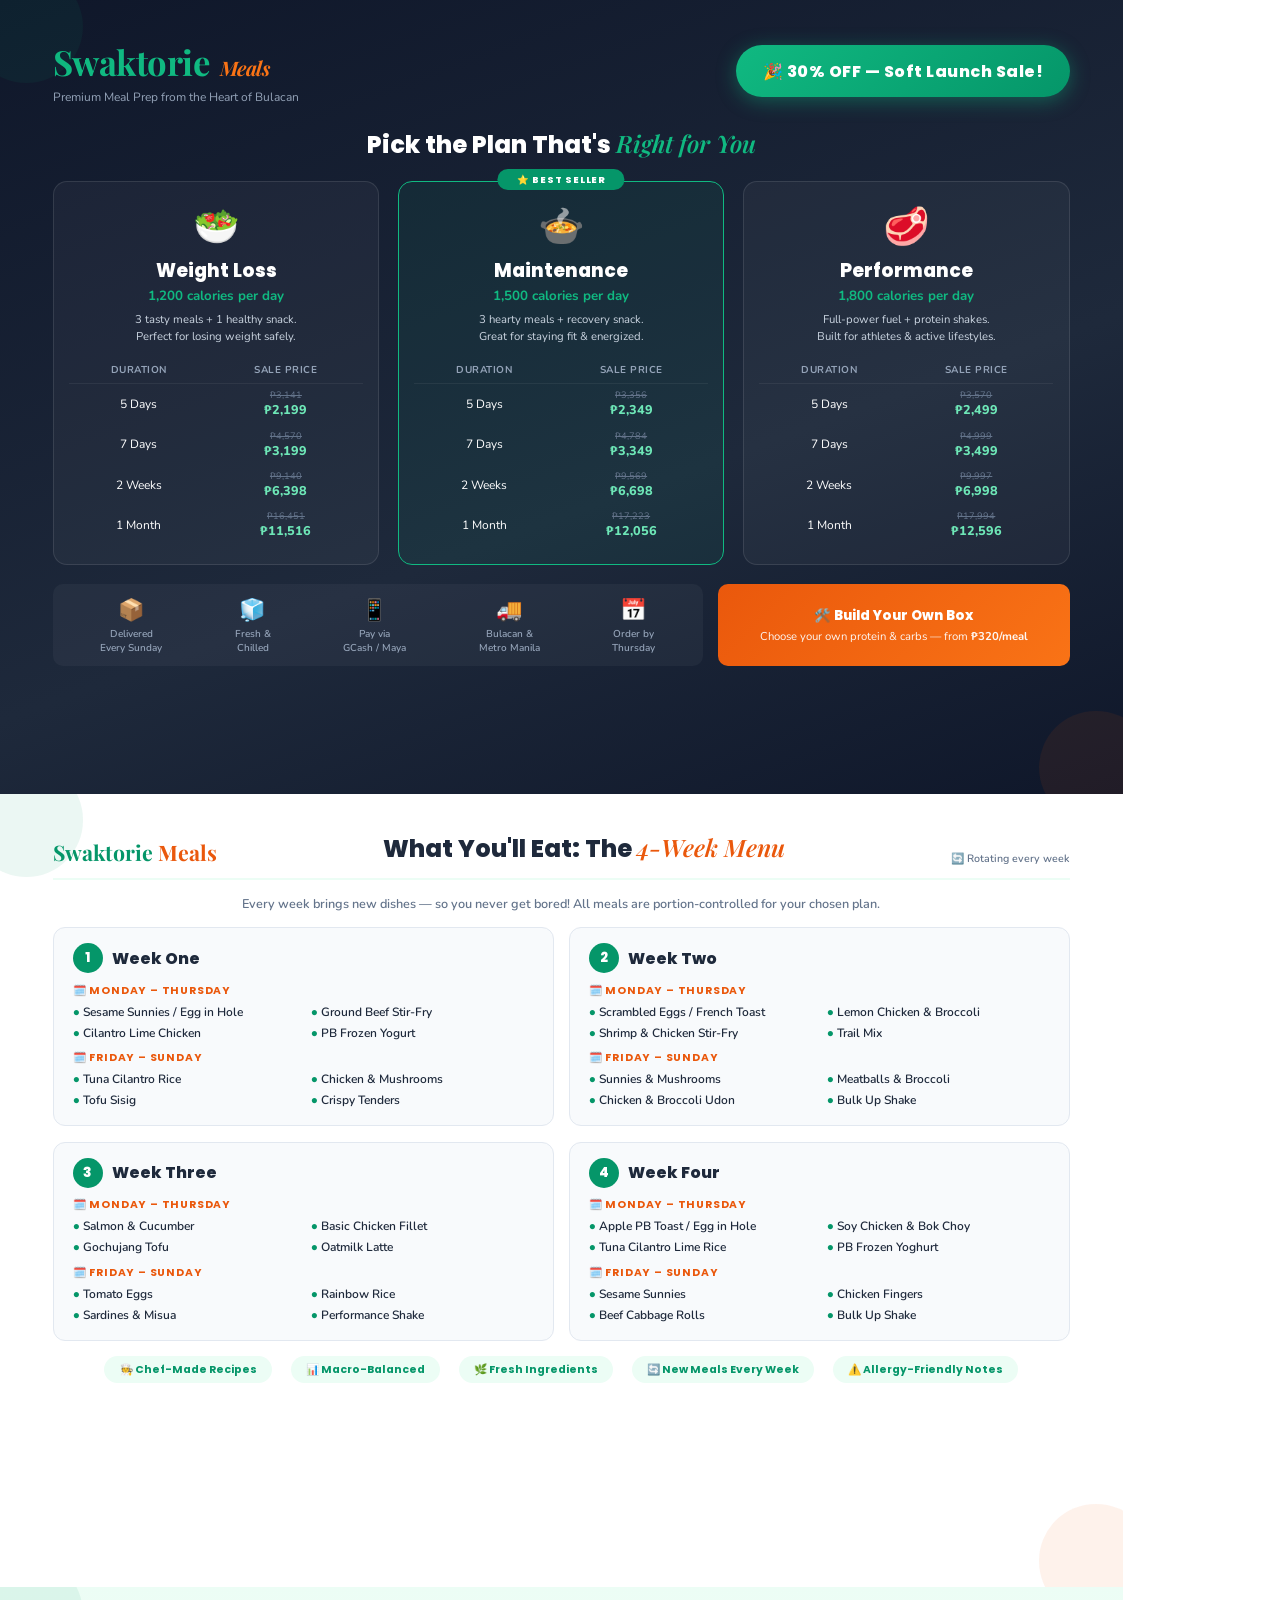
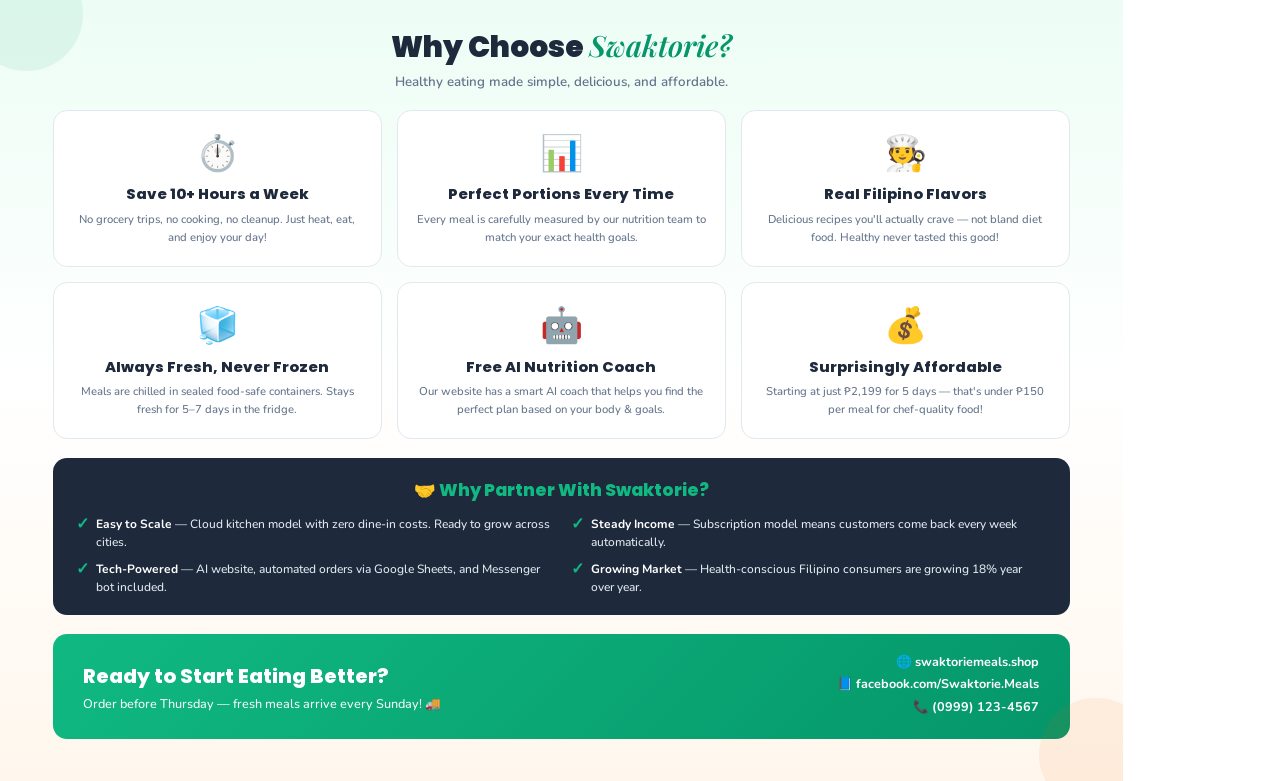
<file: swaktorie_pitch_menu.html>
<!DOCTYPE html>
<html lang="en">
<head>
<meta charset="UTF-8">
<meta name="viewport" content="width=device-width, initial-scale=1.0">
<title>Swaktorie Meals — Menu & Plans</title>
<link href="https://fonts.googleapis.com/css2?family=Nunito:wght@400;600;700;800;900&family=Poppins:wght@400;500;600;700;800;900&family=Playfair+Display:ital,wght@0,600;0,700;1,400;1,600&display=swap" rel="stylesheet">
<style>
@page { size: 297mm 210mm landscape; margin: 0; }
* { margin: 0; padding: 0; box-sizing: border-box; }
:root {
    --green: #059669; --green-light: #10b981; --green-pale: #ecfdf5;
    --orange: #ea580c; --orange-warm: #f97316; --orange-pale: #fff7ed;
    --dark: #1e293b; --gray: #64748b; --light: #f8fafc;
    --font-h: 'Poppins', sans-serif; --font-b: 'Nunito', sans-serif;
    --font-a: 'Playfair Display', serif;
}
body { font-family: var(--font-b); color: var(--dark); -webkit-print-color-adjust: exact; print-color-adjust: exact; }
.page { width: 297mm; height: 210mm; padding: 10mm 14mm; page-break-after: always; position: relative; overflow: hidden; }

/* ===== DECORATIVE CORNER ===== */
.corner-deco { position: absolute; width: 30mm; height: 30mm; border-radius: 50%; opacity: 0.08; }
.corner-tl { top: -8mm; left: -8mm; background: var(--green); }
.corner-br { bottom: -8mm; right: -8mm; background: var(--orange); }

/* ===== PAGE 1: PLANS ===== */
.p1 { background: linear-gradient(160deg, #0f172a 0%, #1e293b 60%, #0f172a 100%); color: white; }
.p1-header { display: flex; justify-content: space-between; align-items: center; margin-bottom: 6mm; }
.logo-text { font-family: var(--font-a); font-size: 26pt; font-weight: 700; color: var(--green-light); letter-spacing: -0.5px; }
.logo-text span { color: var(--orange-warm); font-size: 15pt; margin-left: 3px; font-style: italic; }
.logo-sub { font-family: var(--font-b); font-size: 9pt; color: #94a3b8; margin-top: 1mm; }
.sale-pill { background: linear-gradient(135deg, var(--green-light), var(--green)); color: white; padding: 3.5mm 7mm; border-radius: 50px; font-family: var(--font-h); font-weight: 800; font-size: 12pt; letter-spacing: 0.5px; box-shadow: 0 4px 20px rgba(16,185,129,0.4); }
.p1 h2 { font-family: var(--font-h); font-size: 18pt; font-weight: 800; text-align: center; margin-bottom: 5mm; color: white; }
.p1 h2 em { font-family: var(--font-a); color: var(--green-light); font-weight: 600; font-style: italic; }

.plans-row { display: grid; grid-template-columns: repeat(3, 1fr); gap: 5mm; margin-bottom: 5mm; }
.plan { background: rgba(255,255,255,0.04); border: 1.5px solid rgba(255,255,255,0.1); border-radius: 14px; padding: 5mm 4mm; text-align: center; position: relative; }
.plan.star { border-color: var(--green-light); background: rgba(16,185,129,0.07); }
.plan.star::before { content: '⭐ BEST SELLER'; position: absolute; top: -3.5mm; left: 50%; transform: translateX(-50%); background: var(--green); color: white; padding: 1mm 5mm; border-radius: 50px; font-size: 7pt; font-weight: 800; font-family: var(--font-h); letter-spacing: 0.8px; white-space: nowrap; }
.plan-emoji { font-size: 28pt; margin-bottom: 1mm; }
.plan-title { font-family: var(--font-h); font-weight: 800; font-size: 14pt; margin-bottom: 0.5mm; }
.plan-cal { color: var(--green-light); font-weight: 700; font-size: 10pt; margin-bottom: 2mm; }
.plan-tagline { color: #cbd5e1; font-size: 8.5pt; line-height: 1.5; margin-bottom: 3mm; }
.ptable { width: 100%; border-collapse: collapse; }
.ptable th { color: #94a3b8; font-size: 7.5pt; font-weight: 700; padding: 1.5mm; text-align: center; text-transform: uppercase; letter-spacing: 0.5px; border-bottom: 1px solid rgba(255,255,255,0.06); }
.ptable td { padding: 1.5mm; text-align: center; font-size: 9pt; }
.ptable .was { text-decoration: line-through; color: #64748b; font-size: 7pt; display: block; }
.ptable .now { color: #6ee7b7; font-weight: 800; font-size: 9.5pt; }

.p1-footer { display: flex; gap: 4mm; }
.quick-facts { flex: 2; display: flex; justify-content: space-around; align-items: center; background: rgba(255,255,255,0.04); border-radius: 10px; padding: 3mm; }
.qf { text-align: center; }
.qf-icon { font-size: 16pt; }
.qf-text { font-size: 7.5pt; color: #94a3b8; margin-top: 0.5mm; font-weight: 600; }
.byob-box { flex: 1; background: linear-gradient(135deg, var(--orange), var(--orange-warm)); border-radius: 10px; padding: 3.5mm 5mm; text-align: center; color: white; display: flex; flex-direction: column; justify-content: center; }
.byob-box h4 { font-family: var(--font-h); font-size: 10pt; font-weight: 800; margin-bottom: 1mm; }
.byob-box p { font-size: 8.5pt; opacity: 0.95; }

/* ===== PAGE 2: MENU ===== */
.p2 { background: white; }
.p2-header { display: flex; justify-content: space-between; align-items: flex-end; margin-bottom: 4mm; padding-bottom: 3mm; border-bottom: 2.5px solid var(--green-pale); }
.p2-logo { font-family: var(--font-a); font-size: 16pt; font-weight: 700; color: var(--green); }
.p2-logo span { color: var(--orange); }
.p2-title { font-family: var(--font-h); font-size: 18pt; font-weight: 800; color: var(--dark); }
.p2-title em { font-family: var(--font-a); color: var(--orange); font-weight: 600; }
.menu-note { text-align: center; color: var(--gray); font-size: 9.5pt; margin-bottom: 4mm; font-weight: 600; }

.weeks { display: grid; grid-template-columns: 1fr 1fr; gap: 4mm; margin-bottom: 4mm; }
.wk { background: var(--light); border-radius: 12px; padding: 4mm 5mm; border: 1.5px solid #e2e8f0; }
.wk-head { display: flex; align-items: center; gap: 2.5mm; margin-bottom: 2.5mm; }
.wk-num { background: var(--green); color: white; width: 8mm; height: 8mm; border-radius: 50%; display: flex; align-items: center; justify-content: center; font-family: var(--font-h); font-weight: 800; font-size: 10pt; flex-shrink: 0; }
.wk-label { font-family: var(--font-h); font-weight: 800; font-size: 12pt; color: var(--dark); }
.day-grp { margin-bottom: 2mm; }
.day-grp:last-child { margin-bottom: 0; }
.day-tag { font-family: var(--font-h); font-weight: 700; font-size: 8pt; color: var(--orange); text-transform: uppercase; letter-spacing: 0.8px; margin-bottom: 1mm; }
.meals { display: grid; grid-template-columns: 1fr 1fr; gap: 0.5mm 4mm; }
.ml { font-size: 9pt; color: var(--dark); line-height: 1.6; font-weight: 600; }
.ml::before { content: '● '; color: var(--green); font-weight: 900; }

.menu-tags { display: flex; justify-content: center; gap: 5mm; flex-wrap: wrap; }
.mtag { background: var(--green-pale); color: var(--green); padding: 1.5mm 4mm; border-radius: 50px; font-size: 8pt; font-weight: 700; font-family: var(--font-h); }

/* ===== PAGE 3: BENEFITS ===== */
.p3 { background: linear-gradient(180deg, #ecfdf5 0%, white 50%, #fff7ed 100%); }
.p3-header { text-align: center; margin-bottom: 5mm; }
.p3-title { font-family: var(--font-h); font-size: 22pt; font-weight: 900; color: var(--dark); }
.p3-title em { font-family: var(--font-a); color: var(--green); font-weight: 600; font-style: italic; }
.p3-sub { color: var(--gray); font-size: 10pt; margin-top: 1mm; font-weight: 600; }

.bens { display: grid; grid-template-columns: repeat(3, 1fr); gap: 4mm; margin-bottom: 5mm; }
.ben { background: white; border-radius: 14px; padding: 5mm 4mm; text-align: center; border: 1.5px solid #e2e8f0; }
.ben-icon { font-size: 26pt; margin-bottom: 2mm; }
.ben-name { font-family: var(--font-h); font-weight: 800; font-size: 11pt; color: var(--dark); margin-bottom: 1.5mm; }
.ben-desc { font-size: 8.5pt; color: var(--gray); line-height: 1.6; font-weight: 500; }

.partner-box { background: var(--dark); color: white; border-radius: 14px; padding: 5mm 6mm; margin-bottom: 5mm; }
.partner-box h3 { font-family: var(--font-h); font-size: 13pt; font-weight: 800; color: var(--green-light); text-align: center; margin-bottom: 3mm; }
.partner-grid { display: grid; grid-template-columns: 1fr 1fr; gap: 2.5mm 5mm; }
.pi { display: flex; gap: 2mm; align-items: flex-start; }
.pi-check { color: var(--green-light); font-size: 12pt; font-weight: 900; flex-shrink: 0; line-height: 1.2; }
.pi-text { font-size: 9pt; color: #e2e8f0; line-height: 1.5; font-weight: 500; }
.pi-text strong { color: white; font-weight: 700; }

.cta { background: linear-gradient(135deg, var(--green-light), var(--green)); color: white; border-radius: 14px; padding: 5mm 8mm; display: flex; justify-content: space-between; align-items: center; }
.cta h3 { font-family: var(--font-h); font-size: 15pt; font-weight: 800; margin-bottom: 1mm; }
.cta p { font-size: 9.5pt; opacity: 0.95; font-weight: 500; }
.cta-right { text-align: right; }
.cta-line { font-size: 9.5pt; font-weight: 700; margin-bottom: 1.5mm; }

@media print { .page { page-break-after: always; } body { -webkit-print-color-adjust: exact; print-color-adjust: exact; } }
</style>
</head>
<body>

<!-- ==================== PAGE 1: OUR PLANS ==================== -->
<div class="page p1">
    <div class="corner-deco corner-tl"></div>
    <div class="corner-deco corner-br"></div>

    <div class="p1-header">
        <div>
            <div class="logo-text">Swaktorie <span>Meals</span></div>
            <div class="logo-sub">Premium Meal Prep from the Heart of Bulacan</div>
        </div>
        <div class="sale-pill">🎉 30% OFF — Soft Launch Sale!</div>
    </div>

    <h2>Pick the Plan That's <em>Right for You</em></h2>

    <div class="plans-row">
        <div class="plan">
            <div class="plan-emoji">🥗</div>
            <div class="plan-title">Weight Loss</div>
            <div class="plan-cal">1,200 calories per day</div>
            <div class="plan-tagline">3 tasty meals + 1 healthy snack.<br>Perfect for losing weight safely.</div>
            <table class="ptable">
                <tr><th>Duration</th><th>Sale Price</th></tr>
                <tr><td>5 Days</td><td><span class="was">₱3,141</span><span class="now">₱2,199</span></td></tr>
                <tr><td>7 Days</td><td><span class="was">₱4,570</span><span class="now">₱3,199</span></td></tr>
                <tr><td>2 Weeks</td><td><span class="was">₱9,140</span><span class="now">₱6,398</span></td></tr>
                <tr><td>1 Month</td><td><span class="was">₱16,451</span><span class="now">₱11,516</span></td></tr>
            </table>
        </div>

        <div class="plan star">
            <div class="plan-emoji">🍲</div>
            <div class="plan-title">Maintenance</div>
            <div class="plan-cal">1,500 calories per day</div>
            <div class="plan-tagline">3 hearty meals + recovery snack.<br>Great for staying fit & energized.</div>
            <table class="ptable">
                <tr><th>Duration</th><th>Sale Price</th></tr>
                <tr><td>5 Days</td><td><span class="was">₱3,356</span><span class="now">₱2,349</span></td></tr>
                <tr><td>7 Days</td><td><span class="was">₱4,784</span><span class="now">₱3,349</span></td></tr>
                <tr><td>2 Weeks</td><td><span class="was">₱9,569</span><span class="now">₱6,698</span></td></tr>
                <tr><td>1 Month</td><td><span class="was">₱17,223</span><span class="now">₱12,056</span></td></tr>
            </table>
        </div>

        <div class="plan">
            <div class="plan-emoji">🥩</div>
            <div class="plan-title">Performance</div>
            <div class="plan-cal">1,800 calories per day</div>
            <div class="plan-tagline">Full-power fuel + protein shakes.<br>Built for athletes & active lifestyles.</div>
            <table class="ptable">
                <tr><th>Duration</th><th>Sale Price</th></tr>
                <tr><td>5 Days</td><td><span class="was">₱3,570</span><span class="now">₱2,499</span></td></tr>
                <tr><td>7 Days</td><td><span class="was">₱4,999</span><span class="now">₱3,499</span></td></tr>
                <tr><td>2 Weeks</td><td><span class="was">₱9,997</span><span class="now">₱6,998</span></td></tr>
                <tr><td>1 Month</td><td><span class="was">₱17,994</span><span class="now">₱12,596</span></td></tr>
            </table>
        </div>
    </div>

    <div class="p1-footer">
        <div class="quick-facts">
            <div class="qf"><div class="qf-icon">📦</div><div class="qf-text">Delivered<br>Every Sunday</div></div>
            <div class="qf"><div class="qf-icon">🧊</div><div class="qf-text">Fresh &<br>Chilled</div></div>
            <div class="qf"><div class="qf-icon">📱</div><div class="qf-text">Pay via<br>GCash / Maya</div></div>
            <div class="qf"><div class="qf-icon">🚚</div><div class="qf-text">Bulacan &<br>Metro Manila</div></div>
            <div class="qf"><div class="qf-icon">📅</div><div class="qf-text">Order by<br>Thursday</div></div>
        </div>
        <div class="byob-box">
            <h4>🛠️ Build Your Own Box</h4>
            <p>Choose your own protein & carbs — from <strong>₱320/meal</strong></p>
        </div>
    </div>
</div>

<!-- ==================== PAGE 2: WHAT YOU'LL EAT ==================== -->
<div class="page p2">
    <div class="corner-deco corner-tl" style="background: var(--green);"></div>
    <div class="corner-deco corner-br" style="background: var(--orange);"></div>

    <div class="p2-header">
        <div class="p2-logo">Swaktorie <span>Meals</span></div>
        <div class="p2-title">What You'll Eat: The <em>4-Week Menu</em></div>
        <div style="font-size: 8pt; color: var(--gray); font-weight: 600;">🔄 Rotating every week</div>
    </div>
    <div class="menu-note">Every week brings new dishes — so you never get bored! All meals are portion-controlled for your chosen plan.</div>

    <div class="weeks">
        <div class="wk">
            <div class="wk-head"><div class="wk-num">1</div><div class="wk-label">Week One</div></div>
            <div class="day-grp">
                <div class="day-tag">🗓️ Monday – Thursday</div>
                <div class="meals">
                    <div class="ml">Sesame Sunnies / Egg in Hole</div>
                    <div class="ml">Ground Beef Stir-Fry</div>
                    <div class="ml">Cilantro Lime Chicken</div>
                    <div class="ml">PB Frozen Yogurt</div>
                </div>
            </div>
            <div class="day-grp">
                <div class="day-tag">🗓️ Friday – Sunday</div>
                <div class="meals">
                    <div class="ml">Tuna Cilantro Rice</div>
                    <div class="ml">Chicken & Mushrooms</div>
                    <div class="ml">Tofu Sisig</div>
                    <div class="ml">Crispy Tenders</div>
                </div>
            </div>
        </div>
        <div class="wk">
            <div class="wk-head"><div class="wk-num">2</div><div class="wk-label">Week Two</div></div>
            <div class="day-grp">
                <div class="day-tag">🗓️ Monday – Thursday</div>
                <div class="meals">
                    <div class="ml">Scrambled Eggs / French Toast</div>
                    <div class="ml">Lemon Chicken & Broccoli</div>
                    <div class="ml">Shrimp & Chicken Stir-Fry</div>
                    <div class="ml">Trail Mix</div>
                </div>
            </div>
            <div class="day-grp">
                <div class="day-tag">🗓️ Friday – Sunday</div>
                <div class="meals">
                    <div class="ml">Sunnies & Mushrooms</div>
                    <div class="ml">Meatballs & Broccoli</div>
                    <div class="ml">Chicken & Broccoli Udon</div>
                    <div class="ml">Bulk Up Shake</div>
                </div>
            </div>
        </div>
        <div class="wk">
            <div class="wk-head"><div class="wk-num">3</div><div class="wk-label">Week Three</div></div>
            <div class="day-grp">
                <div class="day-tag">🗓️ Monday – Thursday</div>
                <div class="meals">
                    <div class="ml">Salmon & Cucumber</div>
                    <div class="ml">Basic Chicken Fillet</div>
                    <div class="ml">Gochujang Tofu</div>
                    <div class="ml">Oatmilk Latte</div>
                </div>
            </div>
            <div class="day-grp">
                <div class="day-tag">🗓️ Friday – Sunday</div>
                <div class="meals">
                    <div class="ml">Tomato Eggs</div>
                    <div class="ml">Rainbow Rice</div>
                    <div class="ml">Sardines & Misua</div>
                    <div class="ml">Performance Shake</div>
                </div>
            </div>
        </div>
        <div class="wk">
            <div class="wk-head"><div class="wk-num">4</div><div class="wk-label">Week Four</div></div>
            <div class="day-grp">
                <div class="day-tag">🗓️ Monday – Thursday</div>
                <div class="meals">
                    <div class="ml">Apple PB Toast / Egg in Hole</div>
                    <div class="ml">Soy Chicken & Bok Choy</div>
                    <div class="ml">Tuna Cilantro Lime Rice</div>
                    <div class="ml">PB Frozen Yoghurt</div>
                </div>
            </div>
            <div class="day-grp">
                <div class="day-tag">🗓️ Friday – Sunday</div>
                <div class="meals">
                    <div class="ml">Sesame Sunnies</div>
                    <div class="ml">Chicken Fingers</div>
                    <div class="ml">Beef Cabbage Rolls</div>
                    <div class="ml">Bulk Up Shake</div>
                </div>
            </div>
        </div>
    </div>

    <div class="menu-tags">
        <div class="mtag">🧑‍🍳 Chef-Made Recipes</div>
        <div class="mtag">📊 Macro-Balanced</div>
        <div class="mtag">🌿 Fresh Ingredients</div>
        <div class="mtag">🔄 New Meals Every Week</div>
        <div class="mtag">⚠️ Allergy-Friendly Notes</div>
    </div>
</div>

<!-- ==================== PAGE 3: WHY CHOOSE US ==================== -->
<div class="page p3">
    <div class="corner-deco corner-tl" style="background: var(--green);"></div>
    <div class="corner-deco corner-br" style="background: var(--orange);"></div>

    <div class="p3-header">
        <div class="p3-title">Why Choose <em>Swaktorie?</em></div>
        <div class="p3-sub">Healthy eating made simple, delicious, and affordable.</div>
    </div>

    <div class="bens">
        <div class="ben">
            <div class="ben-icon">⏱️</div>
            <div class="ben-name">Save 10+ Hours a Week</div>
            <div class="ben-desc">No grocery trips, no cooking, no cleanup. Just heat, eat, and enjoy your day!</div>
        </div>
        <div class="ben">
            <div class="ben-icon">📊</div>
            <div class="ben-name">Perfect Portions Every Time</div>
            <div class="ben-desc">Every meal is carefully measured by our nutrition team to match your exact health goals.</div>
        </div>
        <div class="ben">
            <div class="ben-icon">🧑‍🍳</div>
            <div class="ben-name">Real Filipino Flavors</div>
            <div class="ben-desc">Delicious recipes you'll actually crave — not bland diet food. Healthy never tasted this good!</div>
        </div>
        <div class="ben">
            <div class="ben-icon">🧊</div>
            <div class="ben-name">Always Fresh, Never Frozen</div>
            <div class="ben-desc">Meals are chilled in sealed food-safe containers. Stays fresh for 5–7 days in the fridge.</div>
        </div>
        <div class="ben">
            <div class="ben-icon">🤖</div>
            <div class="ben-name">Free AI Nutrition Coach</div>
            <div class="ben-desc">Our website has a smart AI coach that helps you find the perfect plan based on your body & goals.</div>
        </div>
        <div class="ben">
            <div class="ben-icon">💰</div>
            <div class="ben-name">Surprisingly Affordable</div>
            <div class="ben-desc">Starting at just ₱2,199 for 5 days — that's under ₱150 per meal for chef-quality food!</div>
        </div>
    </div>

    <div class="partner-box">
        <h3>🤝 Why Partner With Swaktorie?</h3>
        <div class="partner-grid">
            <div class="pi"><span class="pi-check">✓</span><div class="pi-text"><strong>Easy to Scale</strong> — Cloud kitchen model with zero dine-in costs. Ready to grow across cities.</div></div>
            <div class="pi"><span class="pi-check">✓</span><div class="pi-text"><strong>Steady Income</strong> — Subscription model means customers come back every week automatically.</div></div>
            <div class="pi"><span class="pi-check">✓</span><div class="pi-text"><strong>Tech-Powered</strong> — AI website, automated orders via Google Sheets, and Messenger bot included.</div></div>
            <div class="pi"><span class="pi-check">✓</span><div class="pi-text"><strong>Growing Market</strong> — Health-conscious Filipino consumers are growing 18% year over year.</div></div>
        </div>
    </div>

    <div class="cta">
        <div>
            <h3>Ready to Start Eating Better?</h3>
            <p>Order before Thursday — fresh meals arrive every Sunday! 🚚</p>
        </div>
        <div class="cta-right">
            <div class="cta-line">🌐 swaktoriemeals.shop</div>
            <div class="cta-line">📘 facebook.com/Swaktorie.Meals</div>
            <div class="cta-line">📞 (0999) 123-4567</div>
        </div>
    </div>
</div>

</body>
</html>
</file>
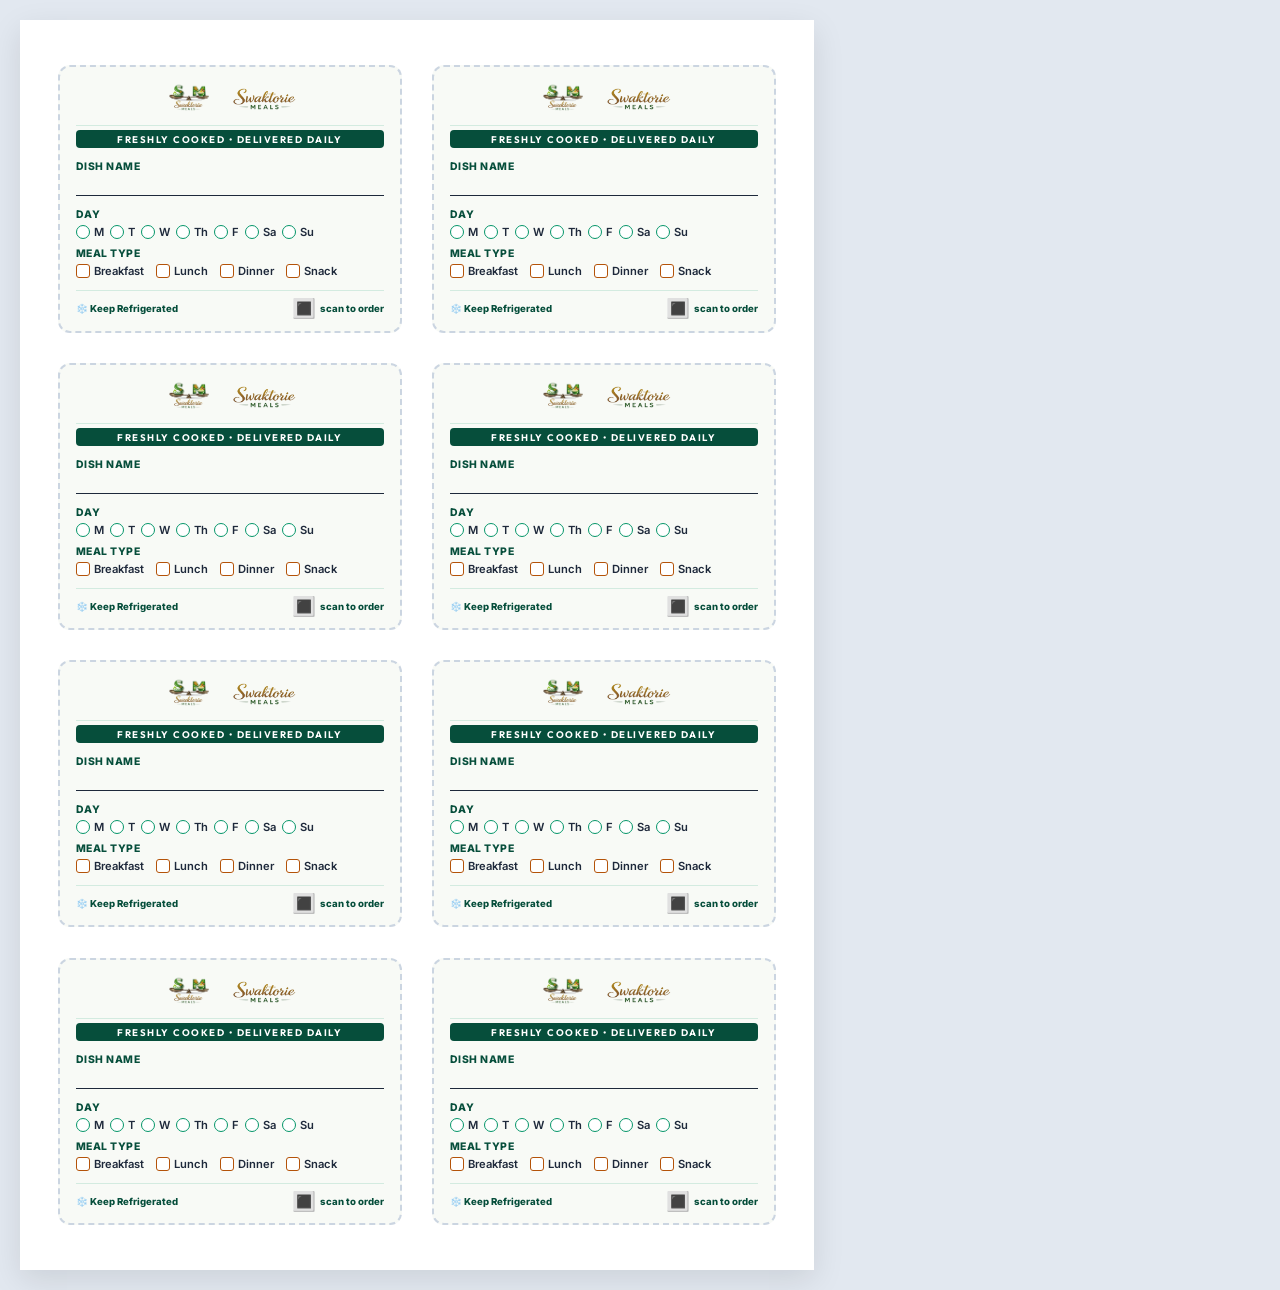
<file: swaktorie_printable_labels.html>
<!DOCTYPE html>
<html lang="en">
<head>
    <meta charset="UTF-8">
    <meta name="viewport" content="width=device-width, initial-scale=1.0">
    <title>Swaktorie Meals - Printable Labels</title>
    <link rel="preconnect" href="https://fonts.googleapis.com">
    <link rel="preconnect" href="https://fonts.gstatic.com" crossorigin>
    <link href="https://fonts.googleapis.com/css2?family=Outfit:wght@400;600;700;800;900&family=Inter:wght@400;500;600;700&display=swap" rel="stylesheet">
    <style>
        :root {
            --emerald: #059669;
            --emerald-dark: #064e3b;
            --terracotta: #B45309;
            --cream: #F8FAF6;
            --slate: #1e293b;
        }

        body {
            margin: 0;
            padding: 20px;
            background: #e2e8f0;
            font-family: 'Inter', sans-serif;
            display: flex;
            color: var(--slate);
        }

        .dark-mode {
            background: #0b1120;
        }
        .dark-mode .a4-sheet {
            background: #1e293b;
            box-shadow: 0 10px 40px rgba(0,0,0,0.4);
        }
        .dark-mode .label-card {
            background: #0f172a;
            border-color: #334155;
            color: #e2e8f0;
        }
        .dark-mode .write-line {
            border-bottom-color: #64748b;
        }

        .a4-sheet {
            width: 210mm;
            min-height: 297mm;
            background: white;
            padding: 12mm 10mm;
            box-sizing: border-box;
            box-shadow: 0 10px 30px rgba(0,0,0,0.1);
            display: grid;
            grid-template-columns: repeat(2, 1fr);
            grid-template-rows: repeat(4, 1fr);
            gap: 8mm;
            align-content: stretch;
        }

        .label-card {
            border: 2px dashed #cbd5e1;
            border-radius: 12px;
            background: var(--cream);
            padding: 12px 16px;
            display: flex;
            flex-direction: column;
            position: relative;
            overflow: hidden;
        }

        .label-header {
            display: flex;
            align-items: center;
            justify-content: center;
            gap: 8px;
            margin-bottom: 6px;
            padding-bottom: 6px;
            border-bottom: 1.5px solid rgba(5, 150, 105, 0.15);
        }

        .logo-img {
            height: 40px;
            mix-blend-mode: multiply;
        }

        .brand-name {
            display: flex;
            flex-direction: column;
        }

        .brand-name img {
            height: 22px;
            mix-blend-mode: multiply;
        }

        .banner {
            background: var(--emerald-dark);
            color: white;
            text-align: center;
            font-family: 'Outfit', sans-serif;
            font-size: 0.6rem;
            letter-spacing: 1.5px;
            padding: 3px 0;
            border-radius: 4px;
            margin-top: -2px;
            margin-bottom: 12px;
            font-weight: 700;
            text-transform: uppercase;
        }

        .form-row {
            margin-bottom: 12px;
        }

        .form-label {
            font-size: 0.65rem;
            font-weight: 800;
            color: var(--emerald-dark);
            text-transform: uppercase;
            letter-spacing: 0.5px;
            display: block;
            margin-bottom: 4px;
        }

        .write-line {
            border-bottom: 1.5px solid var(--slate);
            height: 18px;
            width: 100%;
        }

        .checkbox-grid {
            display: flex;
            flex-wrap: wrap;
            gap: 6px 12px;
        }

        .check-item {
            display: flex;
            align-items: center;
            gap: 4px;
            font-size: 0.7rem;
            font-weight: 600;
        }

        .circle {
            width: 12px;
            height: 12px;
            border: 1.5px solid var(--emerald);
            border-radius: 50%;
            background: white;
        }

        .square {
            width: 12px;
            height: 12px;
            border: 1.5px solid var(--terracotta);
            border-radius: 3px;
            background: white;
        }

        .footer {
            margin-top: auto;
            display: flex;
            justify-content: space-between;
            align-items: center;
            font-size: 0.6rem;
            font-weight: 800;
            color: var(--emerald-dark);
            border-top: 1.5px solid rgba(5, 150, 105, 0.15);
            padding-top: 8px;
        }

        .qr-placeholder {
            font-size: 1.2rem;
            line-height: 1;
        }

        @media print {
            body { 
                background: white; 
                padding: 0;
                -webkit-print-color-adjust: exact;
                print-color-adjust: exact;
            }
            .a4-sheet { 
                box-shadow: none; 
                padding: 10mm;
            }
            .label-card {
                break-inside: avoid;
                page-break-inside: avoid;
                border: 1px dotted #94a3b8; /* Lighter border for actual printing cut lines */
            }
        }
    </style>
</head>
<body>
    <div class="a4-sheet" id="sheet">
        <!-- JS Injected Labels -->
    </div>

    <script>
        const sheet = document.getElementById('sheet');
        let html = '';
        
        // 8 labels per A4 page (4 rows, 2 columns) for spacious handwriting area
        for(let i=0; i<8; i++) {
            html += `
            <div class="label-card">
                <div class="label-header">
                    <img src="swaktorie_logo_v4.png" alt="Icon" class="logo-img">
                    <div class="brand-name">
                        <img src="swaktorie_logo_text_v6.png" alt="Swaktorie Meals">
                    </div>
                </div>

                <div class="banner">Freshly Cooked • Delivered Daily</div>

                <div class="form-row">
                    <span class="form-label">Dish Name</span>
                    <div class="write-line"></div>
                </div>

                <div style="display: flex; gap: 10px; margin-bottom: 8px;">
                    <div style="flex: 1;">
                        <span class="form-label">Day</span>
                        <div class="checkbox-grid" style="gap: 5px 6px;">
                            <div class="check-item"><div class="circle"></div> M</div>
                            <div class="check-item"><div class="circle"></div> T</div>
                            <div class="check-item"><div class="circle"></div> W</div>
                            <div class="check-item"><div class="circle"></div> Th</div>
                            <div class="check-item"><div class="circle"></div> F</div>
                            <div class="check-item"><div class="circle"></div> Sa</div>
                            <div class="check-item"><div class="circle"></div> Su</div>
                        </div>
                    </div>
                </div>

                <div class="form-row">
                    <span class="form-label">Meal Type</span>
                    <div class="checkbox-grid">
                        <div class="check-item"><div class="square"></div> Breakfast</div>
                        <div class="check-item"><div class="square"></div> Lunch</div>
                        <div class="check-item"><div class="square"></div> Dinner</div>
                        <div class="check-item"><div class="square"></div> Snack</div>
                    </div>
                </div>

                <div class="footer">
                    <span>❄️ Keep Refrigerated</span>
                    <span style="display: flex; align-items: center; gap: 4px;">
                        <span class="qr-placeholder">🔳</span> scan to order
                    </span>
                </div>
            </div>`;
        }
        sheet.innerHTML = html;

        // Listen for message from Parent Hub
        window.addEventListener('message', (event) => {
            if (event.data.type === 'toggleDarkMode') {
                if (event.data.isDark) {
                    document.body.classList.add('dark-mode');
                } else {
                    document.body.classList.remove('dark-mode');
                }
            }
        });
    </script>
</body>
</html>
</file>
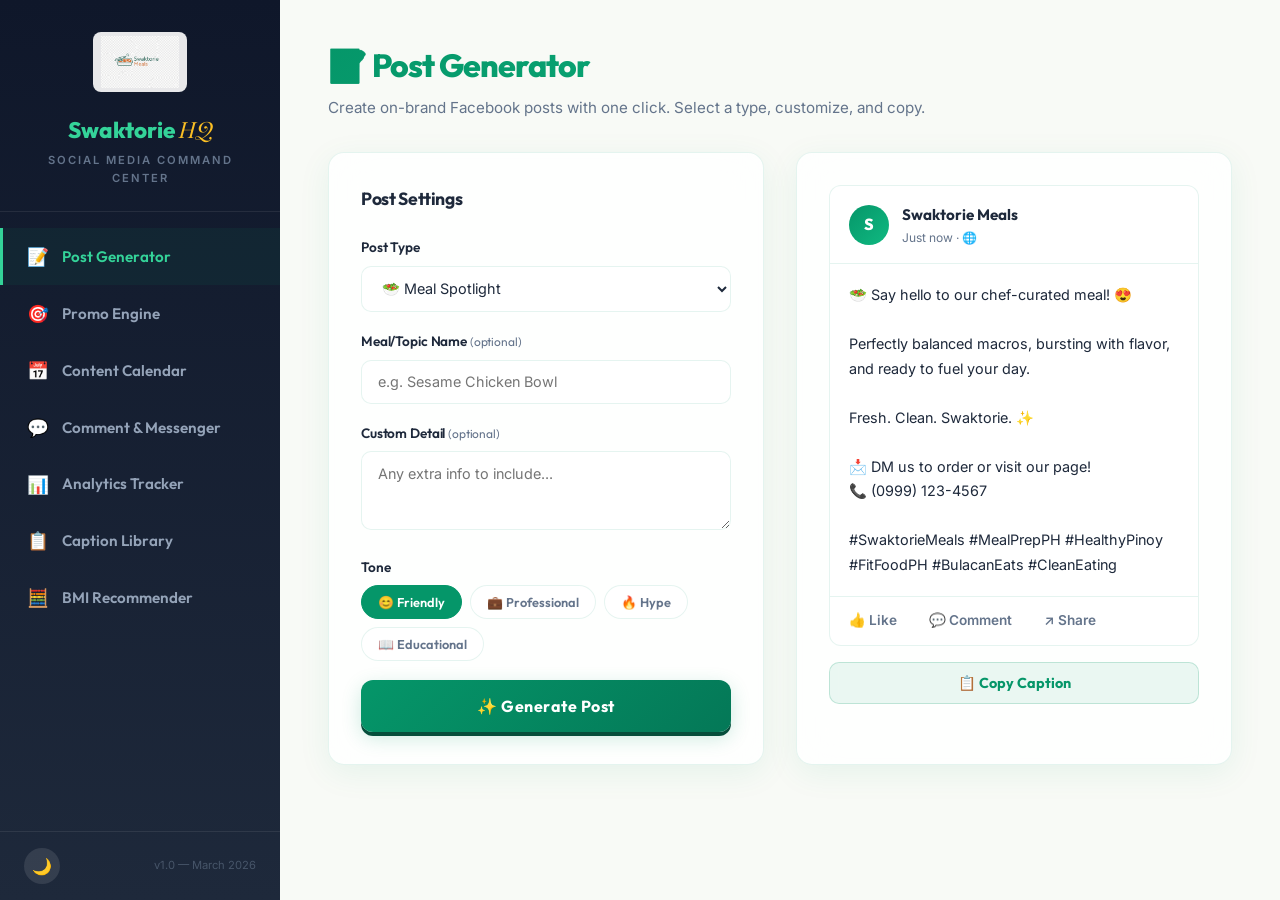
<file: swaktorie_social_dashboard.html>
<!DOCTYPE html>
<html lang="en">
<head>
    <meta charset="UTF-8">
    <meta name="viewport" content="width=device-width, initial-scale=1.0">
    <title>Swaktorie Meals — Social Media Command Center</title>
    <link href="https://fonts.googleapis.com/css2?family=Outfit:wght@300;400;500;600;700;800;900&family=Inter:wght@300;400;500;600;700&family=Playfair+Display:ital,wght@0,400;0,600;1,400&display=swap" rel="stylesheet">
    <link rel="stylesheet" href="social_dashboard.css">
</head>
<body>
    <!-- Sidebar -->
    <nav class="sidebar" id="sidebar">
        <div class="sidebar-header">
            <img src="swaktorie_logo_new.png" alt="Swaktorie Meals" class="sidebar-logo">
            <h2 class="sidebar-brand"><span class="brand-green">Swaktorie</span> <span class="brand-amber">HQ</span></h2>
            <p class="sidebar-subtitle">Social Media Command Center</p>
        </div>
        <ul class="nav-list">
            <li class="nav-item active" data-tab="post-generator"><span class="nav-icon">📝</span> Post Generator</li>
            <li class="nav-item" data-tab="promo-engine"><span class="nav-icon">🎯</span> Promo Engine</li>
            <li class="nav-item" data-tab="content-calendar"><span class="nav-icon">📅</span> Content Calendar</li>
            <li class="nav-item" data-tab="comment-templates"><span class="nav-icon">💬</span> Comment & Messenger</li>
            <li class="nav-item" data-tab="analytics"><span class="nav-icon">📊</span> Analytics Tracker</li>
            <li class="nav-item" data-tab="caption-library"><span class="nav-icon">📋</span> Caption Library</li>
            <li class="nav-item" data-tab="bmi-recommender"><span class="nav-icon">🧮</span> BMI Recommender</li>
        </ul>
        <div class="sidebar-footer">
            <button class="dark-toggle" onclick="toggleDarkMode()" id="dark-toggle">🌙</button>
            <span class="sidebar-version">v1.0 — March 2026</span>
        </div>
    </nav>

    <!-- Mobile Header -->
    <header class="mobile-header">
        <button class="burger-btn" onclick="toggleSidebar()">☰</button>
        <span class="mobile-brand"><span class="brand-green">Swaktorie</span> <span class="brand-amber">HQ</span></span>
        <button class="dark-toggle-mobile" onclick="toggleDarkMode()">🌙</button>
    </header>

    <!-- Main Content Area -->
    <main class="main-content" id="main-content">

        <!-- ==================== TAB 1: POST GENERATOR ==================== -->
        <section class="tab-panel active" id="tab-post-generator">
            <div class="panel-header">
                <h1 class="panel-title">📝 Post Generator</h1>
                <p class="panel-desc">Create on-brand Facebook posts with one click. Select a type, customize, and copy.</p>
            </div>
            <div class="gen-grid">
                <div class="gen-controls card-glass">
                    <h3>Post Settings</h3>
                    <div class="form-group">
                        <label>Post Type</label>
                        <select id="post-type" onchange="updatePostPreview()">
                            <option value="meal-spotlight">🥗 Meal Spotlight</option>
                            <option value="customer-testimonial">⭐ Customer Testimonial</option>
                            <option value="health-tip">💡 Health Tip</option>
                            <option value="behind-scenes">🎬 Behind the Scenes</option>
                            <option value="promo-sale">🔥 Promo / Sale</option>
                            <option value="motivational">💪 Motivational</option>
                            <option value="poll-engagement">📊 Poll / Engagement</option>
                        </select>
                    </div>
                    <div class="form-group">
                        <label>Meal/Topic Name <span class="optional">(optional)</span></label>
                        <input type="text" id="post-topic" placeholder="e.g. Sesame Chicken Bowl" oninput="updatePostPreview()">
                    </div>
                    <div class="form-group">
                        <label>Custom Detail <span class="optional">(optional)</span></label>
                        <textarea id="post-detail" rows="3" placeholder="Any extra info to include..." oninput="updatePostPreview()"></textarea>
                    </div>
                    <div class="form-group">
                        <label>Tone</label>
                        <div class="tone-chips">
                            <button class="chip active" data-tone="friendly" onclick="selectTone(this)">😊 Friendly</button>
                            <button class="chip" data-tone="professional" onclick="selectTone(this)">💼 Professional</button>
                            <button class="chip" data-tone="hype" onclick="selectTone(this)">🔥 Hype</button>
                            <button class="chip" data-tone="educational" onclick="selectTone(this)">📖 Educational</button>
                        </div>
                    </div>
                    <button class="btn-generate" onclick="generatePost()">✨ Generate Post</button>
                </div>
                <div class="gen-preview card-glass">
                    <div class="fb-preview-frame">
                        <div class="fb-header">
                            <div class="fb-avatar">S</div>
                            <div>
                                <strong>Swaktorie Meals</strong>
                                <div class="fb-meta">Just now · 🌐</div>
                            </div>
                        </div>
                        <div class="fb-body" id="post-preview-body">
                            <p class="fb-caption" id="post-preview-text">Your generated post will appear here...</p>
                        </div>
                        <div class="fb-actions">
                            <span>👍 Like</span><span>💬 Comment</span><span>↗️ Share</span>
                        </div>
                    </div>
                    <button class="btn-copy" onclick="copyToClipboard('post-preview-text')">📋 Copy Caption</button>
                </div>
            </div>
        </section>

        <!-- ==================== TAB 2: PROMO ENGINE ==================== -->
        <section class="tab-panel" id="tab-promo-engine">
            <div class="panel-header">
                <h1 class="panel-title">🎯 Promo Engine</h1>
                <p class="panel-desc">Build promotions with auto-generated captions and Messenger greetings.</p>
            </div>
            <div class="gen-grid">
                <div class="gen-controls card-glass">
                    <h3>Promo Settings</h3>
                    <div class="form-group">
                        <label>Promo Type</label>
                        <select id="promo-type" onchange="updatePromoPreview()">
                            <option value="first-time">🆕 First-Time Buyer Discount</option>
                            <option value="refer-friend">👫 Refer-a-Friend</option>
                            <option value="payday">💰 Payday Sale</option>
                            <option value="weekly-bundle">📦 Weekly Bundle Deal</option>
                            <option value="holiday">🎉 Holiday Special</option>
                            <option value="birthday">🎂 Birthday Promo</option>
                        </select>
                    </div>
                    <div class="form-group">
                        <label>Discount %</label>
                        <input type="number" id="promo-discount" placeholder="15" value="15" oninput="updatePromoPreview()">
                    </div>
                    <div class="form-group">
                        <label>Promo Code</label>
                        <input type="text" id="promo-code" placeholder="SWAK15" value="SWAK15" oninput="updatePromoPreview()">
                    </div>
                    <div class="form-group">
                        <label>Valid Until</label>
                        <input type="date" id="promo-expiry" oninput="updatePromoPreview()">
                    </div>
                    <div class="form-group">
                        <label>Extra Terms <span class="optional">(optional)</span></label>
                        <input type="text" id="promo-terms" placeholder="Min. 1 week subscription" oninput="updatePromoPreview()">
                    </div>
                    <button class="btn-generate" onclick="generatePromo()">🎯 Generate Promo</button>
                </div>
                <div class="gen-preview card-glass">
                    <h3 style="margin-bottom:0.5rem;">Facebook Post</h3>
                    <div class="fb-preview-frame compact">
                        <div class="fb-body">
                            <p class="fb-caption" id="promo-preview-text">Your promo post will appear here...</p>
                        </div>
                    </div>
                    <button class="btn-copy" onclick="copyToClipboard('promo-preview-text')">📋 Copy Post</button>
                    <h3 style="margin-top:1.5rem;margin-bottom:0.5rem;">Messenger Greeting</h3>
                    <div class="messenger-preview" id="promo-messenger-text">Messenger auto-reply will generate here...</div>
                    <button class="btn-copy" onclick="copyToClipboard('promo-messenger-text')">📋 Copy Messenger Reply</button>
                </div>
            </div>
        </section>

        <!-- ==================== TAB 3: CONTENT CALENDAR ==================== -->
        <section class="tab-panel" id="tab-content-calendar">
            <div class="panel-header">
                <h1 class="panel-title">📅 Content Calendar</h1>
                <p class="panel-desc">Plan your week with color-coded post types. Export to CSV for Meta Business Suite.</p>
            </div>
            <div class="calendar-toolbar">
                <button class="btn-sm" onclick="populateSuggested()">✨ Auto-Fill Suggested</button>
                <button class="btn-sm btn-outline" onclick="clearCalendar()">🗑️ Clear All</button>
                <button class="btn-sm btn-outline" onclick="exportCalendarCSV()">📥 Export CSV</button>
            </div>
            <div class="calendar-grid" id="calendar-grid"></div>
        </section>

        <!-- ==================== TAB 4: COMMENT & MESSENGER TEMPLATES ==================== -->
        <section class="tab-panel" id="tab-comment-templates">
            <div class="panel-header">
                <h1 class="panel-title">💬 Comment & Messenger Templates</h1>
                <p class="panel-desc">Ready-to-copy replies for every scenario and Messenger auto-reply flows.</p>
            </div>
            <div class="templates-section">
                <h3>💬 Comment Reply Templates</h3>
                <div class="template-grid" id="comment-templates-grid"></div>
            </div>
            <div class="templates-section" style="margin-top:3rem;">
                <h3>📱 Messenger Auto-Reply Flow</h3>
                <p class="panel-desc" style="margin-bottom:1.5rem;">Copy these into Meta Business Suite → Automated Responses</p>
                <div class="messenger-flow" id="messenger-flow-container"></div>
            </div>
        </section>

        <!-- ==================== TAB 5: ANALYTICS TRACKER ==================== -->
        <section class="tab-panel" id="tab-analytics">
            <div class="panel-header">
                <h1 class="panel-title">📊 Analytics Tracker</h1>
                <p class="panel-desc">Log your weekly KPIs and track growth over time.</p>
            </div>
            <div class="analytics-grid">
                <div class="card-glass analytics-form">
                    <h3>Log This Week's KPIs</h3>
                    <div class="form-group"><label>Week Label</label><input type="text" id="ana-week" placeholder="e.g. Mar 17-23"></div>
                    <div class="form-group"><label>Page Reach</label><input type="number" id="ana-reach" placeholder="1200"></div>
                    <div class="form-group"><label>Engagement (Likes+Comments+Shares)</label><input type="number" id="ana-engagement" placeholder="350"></div>
                    <div class="form-group"><label>New Page Likes</label><input type="number" id="ana-likes" placeholder="25"></div>
                    <div class="form-group"><label>Messenger Inquiries</label><input type="number" id="ana-messenger" placeholder="40"></div>
                    <div class="form-group"><label>Orders from FB</label><input type="number" id="ana-orders" placeholder="12"></div>
                    <button class="btn-generate" onclick="logAnalytics()">📊 Log Week</button>
                </div>
                <div class="card-glass analytics-chart-area">
                    <h3>Weekly Trend</h3>
                    <canvas id="analytics-chart" width="600" height="300"></canvas>
                    <div class="analytics-summary" id="analytics-summary">No data yet. Log your first week!</div>
                </div>
            </div>
        </section>

        <!-- ==================== TAB 6: CAPTION LIBRARY ==================== -->
        <section class="tab-panel" id="tab-caption-library">
            <div class="panel-header">
                <h1 class="panel-title">📋 Caption Library</h1>
                <p class="panel-desc">50+ pre-written captions organized by category. Search, filter, favorite.</p>
            </div>
            <div class="library-toolbar">
                <input type="text" id="caption-search" placeholder="🔍 Search captions..." oninput="filterCaptions()">
                <div class="filter-chips" id="caption-filters"></div>
            </div>
            <div class="caption-grid" id="caption-grid"></div>
        </section>

        <!-- ==================== TAB 7: BMI RECOMMENDER ==================== -->
        <section class="tab-panel" id="tab-bmi-recommender">
            <div class="panel-header">
                <h1 class="panel-title">🧮 BMI → Meal Plan Recommender</h1>
                <p class="panel-desc">Calculate a customer's BMI & TDEE, then generate a personalized Messenger reply with their ideal Swaktorie plan.</p>
            </div>
            <div class="gen-grid">
                <div class="gen-controls card-glass">
                    <h3>Customer Info</h3>
                    <div class="form-group">
                        <label>Customer Name <span class="optional">(optional)</span></label>
                        <input type="text" id="bmi-name" placeholder="e.g. Juan" oninput="updateBmiPreview()">
                    </div>
                    <div class="form-row">
                        <div class="form-group"><label>Gender</label>
                            <select id="bmi-gender"><option value="male">Male</option><option value="female">Female</option></select>
                        </div>
                        <div class="form-group"><label>Age</label>
                            <input type="number" id="bmi-age" placeholder="25">
                        </div>
                    </div>
                    <div class="form-row">
                        <div class="form-group"><label>Height (cm)</label>
                            <input type="number" id="bmi-height" placeholder="170">
                        </div>
                        <div class="form-group"><label>Weight (kg)</label>
                            <input type="number" id="bmi-weight" placeholder="75">
                        </div>
                    </div>
                    <div class="form-group">
                        <label>Activity Level</label>
                        <select id="bmi-activity">
                            <option value="1.2">Sedentary (desk job)</option>
                            <option value="1.375">Lightly Active (1-3x/week)</option>
                            <option value="1.55" selected>Moderately Active (3-5x/week)</option>
                            <option value="1.725">Very Active (6-7x/week)</option>
                            <option value="1.9">Extra Active (athlete)</option>
                        </select>
                    </div>
                    <div class="form-group">
                        <label>Customer's Goal</label>
                        <select id="bmi-goal">
                            <option value="auto">🤖 Auto (based on BMI)</option>
                            <option value="lose">🔥 Lose Weight</option>
                            <option value="maintain">⚖️ Maintain Weight</option>
                            <option value="gain">💪 Gain Weight / Muscle</option>
                        </select>
                    </div>
                    <button class="btn-generate" onclick="calculateAndRecommend()">🧮 Calculate & Recommend</button>
                </div>
                <div class="gen-preview card-glass">
                    <h3>Results</h3>
                    <div class="bmi-results" id="bmi-results" style="display:none;">
                        <div class="bmi-stat-row">
                            <div class="bmi-stat"><span class="bmi-stat-label">BMI</span><span class="bmi-stat-value" id="res-bmi">—</span></div>
                            <div class="bmi-stat"><span class="bmi-stat-label">Category</span><span class="bmi-stat-value" id="res-category">—</span></div>
                            <div class="bmi-stat"><span class="bmi-stat-label">TDEE</span><span class="bmi-stat-value" id="res-tdee">—</span></div>
                        </div>
                        <div class="recommended-plan" id="res-plan-card"></div>
                    </div>
                    <h3 style="margin-top:1.5rem;">📱 Messenger Reply</h3>
                    <div class="messenger-preview" id="bmi-messenger-reply">Fill in the customer info and click Calculate to generate a personalized reply.</div>
                    <button class="btn-copy" onclick="copyToClipboard('bmi-messenger-reply')">📋 Copy Messenger Reply</button>
                </div>
            </div>
        </section>

    </main>

    <!-- Toast -->
    <div class="toast" id="toast"><span id="toast-msg">Copied!</span></div>

    <script src="social_dashboard.js"></script>
</body>
</html>
</file>
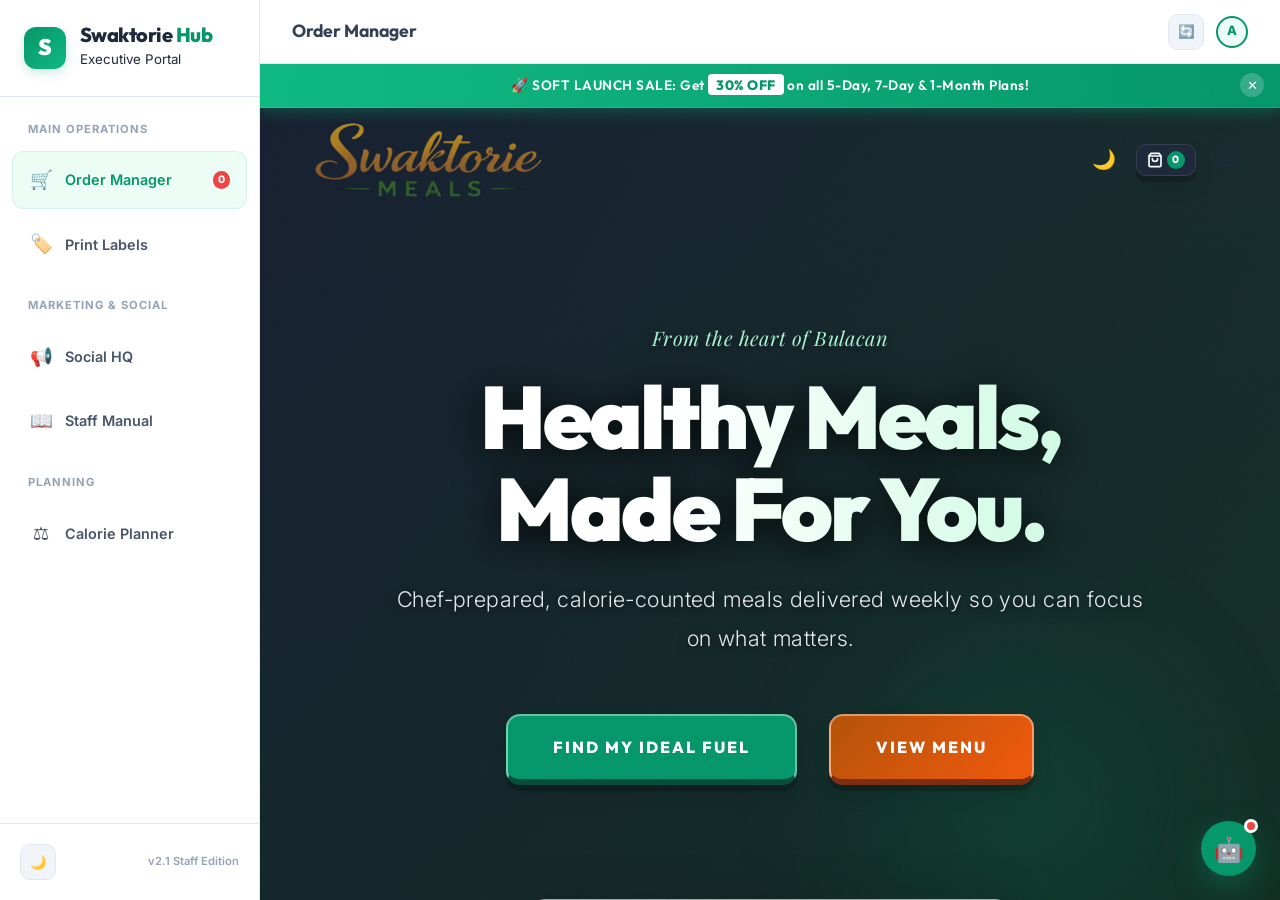
<file: swaktorie_staff_hub.html>
<!DOCTYPE html>
<html lang="en">

<head>
    <meta charset="UTF-8">
    <meta name="viewport" content="width=device-width, initial-scale=1.0">
    <title>Swaktorie | Executive Staff Hub</title>
    <link href="https://fonts.googleapis.com/css2?family=Inter:wght@400;500;600;700;800&family=Outfit:wght@500;600;700;800;900&display=swap" rel="stylesheet">
    <style>
        /* ===== DESIGN TOKENS (Shared with Hub) ===== */
        :root {
            --emerald: #059669;
            --emerald-dark: #047857;
            --emerald-light: #ecfdf5;
            --amber: #f59e0b;
            --amber-light: #fffbeb;
            --coral: #ef4444;
            --coral-light: #fef2f2;
            --blue: #3b82f6;
            --blue-light: #eff6ff;
            --purple: #8b5cf6;
            --slate: #1e293b;
            --slate-700: #334155;
            --slate-600: #475569;
            --slate-400: #94a3b8;
            --slate-300: #cbd5e1;
            --slate-200: #e2e8f0;
            --slate-100: #f1f5f9;
            --white: #ffffff;
            --bg: #f8fafc;
            --sidebar-bg: #ffffff;
            --card-bg: #ffffff;
            --border: #e2e8f0;
            --shadow-sm: 0 1px 3px rgba(0,0,0,0.04);
            --shadow-md: 0 4px 20px rgba(0,0,0,0.06);
            --shadow-lg: 0 10px 40px rgba(0,0,0,0.08);
            --radius: 16px;
            --radius-sm: 10px;
            --transition: all 0.3s cubic-bezier(0.4, 0, 0.2, 1);
        }

        .dark-mode {
            --slate: #e2e8f0;
            --slate-700: #cbd5e1;
            --slate-600: #94a3b8;
            --slate-400: #64748b;
            --slate-300: #475569;
            --slate-200: #334155;
            --slate-100: #1e293b;
            --white: #0f172a;
            --bg: #0b1120;
            --sidebar-bg: #1e293b;
            --card-bg: #1e293b;
            --border: #334155;
            --shadow-sm: 0 1px 3px rgba(0,0,0,0.3);
            --shadow-md: 0 4px 20px rgba(0,0,0,0.3);
            --shadow-lg: 0 10px 40px rgba(0,0,0,0.4);
            --emerald-light: rgba(5,150,105,0.15);
            --amber-light: rgba(245,158,11,0.15);
            --coral-light: rgba(239,68,68,0.15);
            --blue-light: rgba(59,130,246,0.15);
        }

        /* ===== RESET & BASE ===== */
        * { margin: 0; padding: 0; box-sizing: border-box; }
        body {
            font-family: 'Inter', system-ui, -apple-system, sans-serif;
            background: var(--bg);
            color: var(--slate);
            line-height: 1.6;
            min-height: 100vh;
            display: flex;
            overflow: hidden;
            transition: background 0.4s;
        }

        /* ===== SIDEBAR ===== */
        .sidebar {
            width: 260px;
            background: var(--sidebar-bg);
            border-right: 1px solid var(--border);
            height: 100vh;
            display: flex;
            flex-direction: column;
            z-index: 1000;
            transition: width 0.3s;
        }

        .sidebar-header {
            padding: 1.5rem;
            display: flex;
            align-items: center;
            gap: 0.85rem;
            border-bottom: 1px solid var(--border);
        }

        .sidebar-logo {
            width: 42px;
            height: 42px;
            background: linear-gradient(135deg, var(--emerald), #10b981);
            border-radius: 12px;
            display: flex;
            align-items: center;
            justify-content: center;
            font-size: 1.4rem;
            color: white;
            font-weight: 900;
            font-family: 'Outfit';
            box-shadow: 0 4px 12px rgba(5,150,105,0.2);
        }

        .sidebar-brand {
            font-family: 'Outfit';
            font-weight: 800;
            font-size: 1.25rem;
            letter-spacing: -0.5px;
            line-height: 1.1;
        }
        .sidebar-brand span { color: var(--emerald); }
        .sidebar-brand small {
            display: block;
            font-size: 0.65rem;
            color: var(--slate-400);
            text-transform: uppercase;
            letter-spacing: 1px;
            margin-top: 2px;
        }

        .nav-menu {
            flex: 1;
            padding: 1.5rem 0.75rem;
            overflow-y: auto;
        }

        .nav-group {
            margin-bottom: 1.5rem;
        }

        .nav-label {
            font-size: 0.7rem;
            font-weight: 700;
            color: var(--slate-400);
            text-transform: uppercase;
            letter-spacing: 1px;
            padding: 0 1rem 0.75rem;
        }

        .nav-item {
            display: flex;
            align-items: center;
            gap: 0.75rem;
            padding: 0.85rem 1rem;
            border-radius: 12px;
            font-weight: 600;
            font-size: 0.9rem;
            color: var(--slate-600);
            text-decoration: none;
            transition: var(--transition);
            margin-bottom: 0.35rem;
            cursor: pointer;
            border: 1px solid transparent;
        }

        .nav-item:hover {
            background: var(--slate-100);
            color: var(--emerald);
        }

        .nav-item.active {
            background: var(--emerald-light);
            color: var(--emerald);
            border-color: rgba(5,150,105,0.1);
        }

        .nav-icon {
            font-size: 1.15rem;
            width: 24px;
            display: flex;
            justify-content: center;
        }

        .sidebar-footer {
            padding: 1.25rem;
            border-top: 1px solid var(--border);
            display: flex;
            align-items: center;
            justify-content: space-between;
        }

        /* ===== MAIN CONTENT ===== */
        .main-wrapper {
            flex: 1;
            display: flex;
            flex-direction: column;
            height: 100vh;
            overflow: hidden;
            background: var(--bg);
        }

        .topbar {
            height: 64px;
            background: var(--card-bg);
            border-bottom: 1px solid var(--border);
            display: flex;
            align-items: center;
            justify-content: space-between;
            padding: 0 2rem;
            z-index: 100;
        }

        .page-title {
            font-family: 'Outfit';
            font-weight: 700;
            font-size: 1.1rem;
            color: var(--slate-700);
        }

        .topbar-actions {
            display: flex;
            align-items: center;
            gap: 0.75rem;
        }

        .btn-icon-shell {
            width: 36px;
            height: 36px;
            border-radius: 10px;
            background: var(--slate-100);
            border: 1px solid var(--border);
            display: flex;
            align-items: center;
            justify-content: center;
            cursor: pointer;
            transition: var(--transition);
        }
        .btn-icon-shell:hover { background: var(--slate-200); }

        /* ===== CONTENT AREA ===== */
        .content-area {
            flex: 1;
            position: relative;
            overflow: hidden;
        }

        .tab-content {
            position: absolute;
            inset: 0;
            display: none;
            flex-direction: column;
        }

        .tab-content.active {
            display: flex;
        }

        iframe {
            border: none;
            width: 100%;
            height: 100%;
            background: transparent;
        }

        /* ===== NOTIFICATION BADGE ===== */
        .badge-red {
            background: var(--coral);
            color: white;
            font-size: 0.65rem;
            font-weight: 800;
            padding: 1px 5px;
            border-radius: 50px;
            margin-left: auto;
        }

        /* ===== MOBILE OVERLAY ===== */
        .mobile-toggle {
            display: none;
            position: fixed;
            bottom: 2rem;
            right: 2rem;
            width: 56px;
            height: 56px;
            background: var(--emerald);
            color: white;
            border-radius: 50%;
            box-shadow: var(--shadow-lg);
            border: none;
            z-index: 2000;
            font-size: 1.5rem;
            cursor: pointer;
        }

        @media (max-width: 992px) {
            .sidebar {
                position: fixed;
                left: -260px;
            }
            .sidebar.open {
                left: 0;
            }
            .mobile-toggle {
                display: flex;
                align-items: center;
                justify-content: center;
            }
        }
    </style>
</head>

<body>
    <!-- SIDEBAR -->
    <aside class="sidebar" id="sidebar">
        <div class="sidebar-header">
            <div class="sidebar-logo">S</div>
            <div>
                <div class="sidebar-brand">Swaktorie <span>Hub</span></div>
                <small>Executive Portal</small>
            </div>
        </div>

        <nav class="nav-menu">
            <div class="nav-group">
                <div class="nav-label">Main Operations</div>
                <div class="nav-item active" onclick="switchTab('orders')">
                    <span class="nav-icon">🛒</span>
                    <span>Order Manager</span>
                    <span class="badge-red" id="orders-badge">0</span>
                </div>
                <div class="nav-item" onclick="switchTab('labels')">
                    <span class="nav-icon">🏷️</span>
                    <span>Print Labels</span>
                </div>
            </div>

            <div class="nav-group">
                <div class="nav-label">Marketing & Social</div>
                <div class="nav-item" onclick="switchTab('social-hq')">
                    <span class="nav-icon">📢</span>
                    <span>Social HQ</span>
                </div>
                <div class="nav-item" onclick="switchTab('manual')">
                    <span class="nav-icon">📖</span>
                    <span>Staff Manual</span>
                </div>
            </div>

            <div class="nav-group">
                <div class="nav-label">Planning</div>
                <div class="nav-item" onclick="switchTab('planner')">
                    <span class="nav-icon">⚖️</span>
                    <span>Calorie Planner</span>
                </div>
            </div>
        </nav>

        <div class="sidebar-footer">
            <button class="btn-icon-shell" id="dark-toggle" onclick="toggleDarkMode()">🌙</button>
            <div style="font-size: 0.7rem; color: var(--slate-400); font-weight: 600;">v2.1 Staff Edition</div>
        </div>
    </aside>

    <!-- CONTENT -->
    <main class="main-wrapper">
        <header class="topbar">
            <div class="page-title" id="current-tab-title">Order Manager</div>
            <div class="topbar-actions">
                <button class="btn-icon-shell" onclick="refreshActiveFrame()" title="Refresh Current Tool">🔄</button>
                <div style="width: 32px; height: 32px; border-radius: 50%; background: var(--emerald-light); color: var(--emerald); display: flex; align-items: center; justify-content: center; font-weight: 800; font-size: 0.8rem; border: 2px solid var(--emerald);">A</div>
            </div>
        </header>

        <div class="content-area">
            <!-- TAB: ORDERS -->
            <div class="tab-content active" id="tab-orders">
                <iframe src="swaktorie_order_hub.html" id="frame-orders"></iframe>
            </div>

            <!-- TAB: LABELS -->
            <div class="tab-content" id="tab-labels">
                <iframe src="swaktorie_printable_labels.html"></iframe>
            </div>

            <!-- TAB: SOCIAL HQ -->
            <div class="tab-content" id="tab-social-hq">
                <iframe src="swaktorie_social_dashboard.html"></iframe>
            </div>

            <!-- TAB: MANUAL -->
            <div class="tab-content" id="tab-manual">
                <iframe src="social_hq_manual.html"></iframe>
            </div>

            <!-- TAB: PLANNER -->
            <div class="tab-content" id="tab-planner">
                <iframe src="staff_calorie_planner.html"></iframe>
            </div>
        </div>
    </main>

    <button class="mobile-toggle" onclick="toggleSidebar()">☰</button>

    <script>
        // ==================== TAB SWITCHING ====================
        function switchTab(tabId) {
            // Update UI
            document.querySelectorAll('.nav-item').forEach(item => {
                item.classList.remove('active');
                if (item.getAttribute('onclick').includes(`'${tabId}'`)) {
                    item.classList.add('active');
                }
            });

            document.querySelectorAll('.tab-content').forEach(content => {
                content.classList.remove('active');
            });

            document.getElementById(`tab-${tabId}`).classList.add('active');

            // Update title
            const titles = {
                'orders': '🛒 Order Manager',
                'labels': '🏷️ Print Labels',
                'social-hq': '📢 Social Media HQ',
                'manual': '📖 Staff Manual',
                'planner': '⚖️ Calorie Planner'
            };
            document.getElementById('current-tab-title').innerText = titles[tabId];

            // Close sidebar on mobile
            if (window.innerWidth <= 992) {
                document.getElementById('sidebar').classList.remove('open');
            }
        }

        function refreshActiveFrame() {
            const activeTab = document.querySelector('.tab-content.active');
            const iframe = activeTab.querySelector('iframe');
            if (iframe) iframe.contentWindow.location.reload();
        }

        // ==================== SIDEBAR ====================
        function toggleSidebar() {
            document.getElementById('sidebar').classList.toggle('open');
        }

        // ==================== DARK MODE ====================
        function toggleDarkMode() {
            document.body.classList.toggle('dark-mode');
            const isDark = document.body.classList.contains('dark-mode');
            document.getElementById('dark-toggle').innerText = isDark ? '☀️' : '🌙';
            localStorage.setItem('swaktorie_hub_dark', isDark ? '1' : '0');

            // Try to notify iframes
            document.querySelectorAll('iframe').forEach(frame => {
                frame.contentWindow.postMessage({ type: 'toggleDarkMode', isDark }, '*');
            });
        }

        // ==================== EXTERNAL NOTIFS ====================
        // Listen for message from Order Hub to update badge
        window.addEventListener('message', (event) => {
            if (event.data.type === 'updateOrderCount') {
                const count = event.data.count;
                const badge = document.getElementById('orders-badge');
                badge.innerText = count;
                badge.style.display = count > 0 ? 'inline-block' : 'none';
            }
        });

        // ==================== BOOT ====================
        document.addEventListener('DOMContentLoaded', () => {
             if (localStorage.getItem('swaktorie_hub_dark') === '1') {
                document.body.classList.add('dark-mode');
                document.getElementById('dark-toggle').innerText = '☀️';
            }
        });
    </script>
</body>

</html>
</file>
<file: social_dashboard.css>
/* ===== SWAKTORIE SOCIAL DASHBOARD — DESIGN SYSTEM ===== */
:root {
    --emerald: #059669;
    --emerald-light: #10b981;
    --emerald-dark: #047857;
    --terracotta: #B45309;
    --terracotta-light: #d97706;
    --slate: #1e293b;
    --cream: #F8FAF6;
    --white: #FFFFFF;
    --text-muted: #64748b;
    --border-light: rgba(5, 150, 105, 0.1);
    --card-bg: rgba(255, 255, 255, 0.85);
    --sidebar-bg: linear-gradient(180deg, #0f172a 0%, #1e293b 100%);
    --shadow-soft: 0 8px 32px rgba(5, 150, 105, 0.08);
    --shadow-xl: 0 20px 60px rgba(0, 0, 0, 0.08);
    --radius: 16px;
    --transition: all 0.3s cubic-bezier(0.23, 1, 0.32, 1);
    --font-heading: 'Outfit', sans-serif;
    --font-body: 'Inter', sans-serif;
    --font-accent: 'Playfair Display', Georgia, serif;
    --sidebar-w: 280px;
}

body.dark-mode {
    --slate: #f1f5f9;
    --cream: #0f172a;
    --white: #1e293b;
    --card-bg: rgba(30, 41, 59, 0.8);
    --border-light: rgba(255, 255, 255, 0.08);
    --shadow-soft: 0 8px 32px rgba(0, 0, 0, 0.3);
    --text-muted: #94a3b8;
}

* { margin: 0; padding: 0; box-sizing: border-box; }
html { scroll-behavior: smooth; }
body {
    font-family: var(--font-body);
    background: var(--cream);
    color: var(--slate);
    line-height: 1.6;
    display: flex;
    min-height: 100vh;
    transition: background 0.4s, color 0.4s;
}

/* ===== SIDEBAR ===== */
.sidebar {
    width: var(--sidebar-w);
    background: var(--sidebar-bg);
    color: #e2e8f0;
    position: fixed;
    top: 0; left: 0; bottom: 0;
    display: flex;
    flex-direction: column;
    z-index: 100;
    transition: transform 0.4s cubic-bezier(0.23, 1, 0.32, 1);
    overflow-y: auto;
}
.sidebar-header {
    padding: 2rem 1.5rem 1.5rem;
    border-bottom: 1px solid rgba(255,255,255,0.08);
    text-align: center;
}
.sidebar-logo { max-height: 60px; margin-bottom: 0.75rem; border-radius: 8px; background: rgba(255,255,255,0.9); padding: 4px 8px; }
.sidebar-brand { font-family: var(--font-heading); font-size: 1.4rem; font-weight: 800; margin-bottom: 0.2rem; }
.brand-green { color: #34d399; }
.brand-amber { color: #fbbf24; font-family: var(--font-accent); font-style: italic; font-weight: 400; }
.sidebar-subtitle { font-size: 0.7rem; text-transform: uppercase; letter-spacing: 2px; color: #64748b; font-weight: 600; }

.nav-list { list-style: none; padding: 1rem 0; flex: 1; }
.nav-item {
    padding: 0.9rem 1.5rem;
    cursor: pointer;
    display: flex; align-items: center; gap: 0.8rem;
    font-family: var(--font-heading);
    font-weight: 600; font-size: 0.95rem;
    color: #94a3b8;
    transition: var(--transition);
    border-left: 3px solid transparent;
    position: relative;
}
.nav-item:hover { color: #e2e8f0; background: rgba(255,255,255,0.04); }
.nav-item.active {
    color: #34d399;
    background: rgba(5, 150, 105, 0.08);
    border-left-color: #34d399;
}
.nav-icon { font-size: 1.1rem; }

.sidebar-footer {
    padding: 1rem 1.5rem;
    border-top: 1px solid rgba(255,255,255,0.08);
    display: flex; align-items: center; justify-content: space-between;
}
.sidebar-version { font-size: 0.7rem; color: #475569; }
.dark-toggle, .dark-toggle-mobile {
    background: rgba(255,255,255,0.1); border: none; border-radius: 50%;
    width: 36px; height: 36px; cursor: pointer; font-size: 1rem;
    transition: var(--transition);
}
.dark-toggle:hover { background: rgba(255,255,255,0.2); transform: scale(1.1); }

/* ===== MOBILE ===== */
.mobile-header {
    display: none;
    position: fixed; top: 0; left: 0; right: 0;
    background: var(--sidebar-bg);
    padding: 0.8rem 1.5rem;
    z-index: 200;
    align-items: center; justify-content: space-between;
}
.mobile-brand { font-family: var(--font-heading); font-weight: 800; color: #e2e8f0; font-size: 1.1rem; }
.burger-btn { background: none; border: none; color: #e2e8f0; font-size: 1.5rem; cursor: pointer; }

@media (max-width: 1024px) {
    .sidebar { transform: translateX(-100%); }
    .sidebar.open { transform: translateX(0); }
    .mobile-header { display: flex; }
    .main-content { margin-left: 0 !important; padding-top: 70px !important; }
}

/* ===== MAIN CONTENT ===== */
.main-content {
    margin-left: var(--sidebar-w);
    padding: 2.5rem 3rem;
    flex: 1;
    max-width: 1200px;
    transition: margin 0.4s;
}

/* ===== TABS ===== */
.tab-panel { display: none; animation: fadeUp 0.5s ease; }
.tab-panel.active { display: block; }
@keyframes fadeUp {
    from { opacity: 0; transform: translateY(16px); }
    to { opacity: 1; transform: translateY(0); }
}

/* ===== PANEL HEADERS ===== */
.panel-header { margin-bottom: 2rem; }
.panel-title {
    font-family: var(--font-heading); font-size: 2rem; font-weight: 800;
    letter-spacing: -1px; margin-bottom: 0.3rem;
    background: linear-gradient(135deg, var(--emerald), var(--emerald-light));
    -webkit-background-clip: text; background-clip: text; -webkit-text-fill-color: transparent;
}
.panel-desc { color: var(--text-muted); font-size: 0.95rem; }

/* ===== CARDS ===== */
.card-glass {
    background: var(--card-bg);
    backdrop-filter: blur(20px);
    border: 1px solid var(--border-light);
    border-radius: var(--radius);
    padding: 2rem;
    box-shadow: var(--shadow-soft);
    transition: var(--transition);
}
.card-glass:hover { box-shadow: var(--shadow-xl); }
.card-glass h3 {
    font-family: var(--font-heading); font-weight: 700; font-size: 1.1rem;
    margin-bottom: 1.5rem; letter-spacing: -0.02em; color: var(--slate);
}

/* ===== FORMS ===== */
.form-group { margin-bottom: 1.2rem; }
.form-group label {
    display: block; font-weight: 600; font-size: 0.85rem;
    margin-bottom: 0.4rem; color: var(--slate);
    font-family: var(--font-heading); letter-spacing: -0.01em;
}
.optional { color: var(--text-muted); font-weight: 400; font-size: 0.75rem; }
.form-group input, .form-group select, .form-group textarea {
    width: 100%; padding: 0.8rem 1rem;
    border: 1.5px solid var(--border-light);
    border-radius: 10px; font-size: 0.9rem;
    font-family: var(--font-body);
    background: var(--white); color: var(--slate);
    transition: var(--transition);
    outline: none;
}
.form-group input:focus, .form-group select:focus, .form-group textarea:focus {
    border-color: var(--emerald);
    box-shadow: 0 0 0 3px rgba(5, 150, 105, 0.1);
}
.form-row { display: grid; grid-template-columns: 1fr 1fr; gap: 1rem; }

/* ===== BUTTONS ===== */
.btn-generate {
    width: 100%; padding: 1rem;
    background: linear-gradient(135deg, var(--emerald), var(--emerald-dark));
    color: white; border: none; border-radius: 12px;
    font-family: var(--font-heading); font-weight: 700; font-size: 1rem;
    cursor: pointer; transition: var(--transition);
    letter-spacing: 0.5px;
    box-shadow: 0 4px 0 #064e3b, 0 6px 20px rgba(5, 150, 105, 0.2);
}
.btn-generate:hover { transform: translateY(2px); box-shadow: 0 2px 0 #064e3b, 0 3px 10px rgba(5, 150, 105, 0.2); }
.btn-generate:active { transform: translateY(4px); box-shadow: none; }

.btn-copy {
    display: block; width: 100%; padding: 0.7rem; margin-top: 1rem;
    background: rgba(5, 150, 105, 0.08); color: var(--emerald);
    border: 1.5px solid rgba(5, 150, 105, 0.2);
    border-radius: 10px; font-weight: 700; font-family: var(--font-heading);
    cursor: pointer; transition: var(--transition); font-size: 0.9rem;
}
.btn-copy:hover { background: var(--emerald); color: white; }

.btn-sm {
    padding: 0.6rem 1.2rem; border-radius: 8px;
    background: var(--emerald); color: white; border: none;
    font-family: var(--font-heading); font-weight: 600; font-size: 0.85rem;
    cursor: pointer; transition: var(--transition);
}
.btn-sm:hover { opacity: 0.9; }
.btn-outline { background: transparent; color: var(--emerald); border: 1.5px solid var(--emerald); }
.btn-outline:hover { background: var(--emerald); color: white; }

/* ===== TONE CHIPS ===== */
.tone-chips { display: flex; flex-wrap: wrap; gap: 0.5rem; }
.chip {
    padding: 0.5rem 1rem; border-radius: 20px;
    border: 1.5px solid var(--border-light);
    background: var(--white); color: var(--text-muted);
    font-family: var(--font-heading); font-weight: 600; font-size: 0.8rem;
    cursor: pointer; transition: var(--transition);
}
.chip.active, .chip:hover {
    background: var(--emerald); color: white; border-color: var(--emerald);
}

/* ===== GEN GRID (Post Generator / Promo / BMI) ===== */
.gen-grid { display: grid; grid-template-columns: 1fr 1fr; gap: 2rem; }
@media (max-width: 900px) { .gen-grid { grid-template-columns: 1fr; } }

/* ===== FB PREVIEW ===== */
.fb-preview-frame {
    background: var(--white); border-radius: 12px;
    border: 1px solid var(--border-light); overflow: hidden;
    margin-bottom: 0.5rem;
}
.fb-header {
    display: flex; align-items: center; gap: 0.8rem;
    padding: 1rem 1.2rem; border-bottom: 1px solid var(--border-light);
}
.fb-avatar {
    width: 40px; height: 40px; border-radius: 50%;
    background: linear-gradient(135deg, var(--emerald), var(--emerald-light));
    display: flex; align-items: center; justify-content: center;
    color: white; font-weight: 800; font-family: var(--font-heading); font-size: 1rem;
}
.fb-header strong { font-family: var(--font-heading); font-size: 0.95rem; color: var(--slate); }
.fb-meta { font-size: 0.75rem; color: var(--text-muted); }
.fb-body { padding: 1.2rem; }
.fb-caption { font-size: 0.9rem; line-height: 1.7; color: var(--slate); white-space: pre-wrap; }
.fb-actions {
    display: flex; gap: 2rem; padding: 0.8rem 1.2rem;
    border-top: 1px solid var(--border-light);
    font-size: 0.85rem; color: var(--text-muted); font-weight: 600;
}
.fb-preview-frame.compact .fb-header { display: none; }

/* ===== MESSENGER PREVIEW ===== */
.messenger-preview {
    background: linear-gradient(135deg, #0084ff, #0066cc);
    color: white; padding: 1.2rem; border-radius: 12px;
    font-size: 0.9rem; line-height: 1.7; white-space: pre-wrap;
    box-shadow: 0 4px 15px rgba(0, 132, 255, 0.2);
}

/* ===== CONTENT CALENDAR ===== */
.calendar-toolbar { display: flex; gap: 0.8rem; margin-bottom: 1.5rem; flex-wrap: wrap; }
.calendar-grid {
    display: grid; grid-template-columns: repeat(7, 1fr); gap: 0.8rem;
}
@media (max-width: 900px) { .calendar-grid { grid-template-columns: repeat(3, 1fr); } }
@media (max-width: 600px) { .calendar-grid { grid-template-columns: 1fr 1fr; } }

.cal-day {
    background: var(--card-bg); border: 1.5px solid var(--border-light);
    border-radius: 12px; padding: 1rem; min-height: 160px;
    transition: var(--transition);
}
.cal-day:hover { border-color: var(--emerald); }
.cal-day-name {
    font-family: var(--font-heading); font-weight: 700; font-size: 0.8rem;
    text-transform: uppercase; letter-spacing: 1px; color: var(--text-muted);
    margin-bottom: 0.8rem;
}
.cal-post {
    padding: 0.5rem 0.6rem; border-radius: 6px; margin-bottom: 0.4rem;
    font-size: 0.7rem; font-weight: 600; cursor: default;
    display: flex; align-items: center; gap: 0.3rem;
}
.cal-post.meal { background: rgba(5, 150, 105, 0.1); color: var(--emerald); }
.cal-post.tip { background: rgba(59, 130, 246, 0.1); color: #3b82f6; }
.cal-post.promo { background: rgba(239, 68, 68, 0.1); color: #ef4444; }
.cal-post.engage { background: rgba(168, 85, 247, 0.1); color: #a855f7; }
.cal-post.bts { background: rgba(245, 158, 11, 0.1); color: #f59e0b; }
.cal-add-btn {
    width: 100%; padding: 0.3rem; border: 1.5px dashed var(--border-light);
    border-radius: 6px; background: none; color: var(--text-muted);
    cursor: pointer; font-size: 0.75rem; transition: var(--transition);
    margin-top: 0.3rem;
}
.cal-add-btn:hover { border-color: var(--emerald); color: var(--emerald); }

/* ===== TEMPLATES ===== */
.templates-section h3 { font-family: var(--font-heading); font-weight: 700; margin-bottom: 1rem; color: var(--slate); }
.template-grid { display: grid; grid-template-columns: repeat(auto-fill, minmax(300px, 1fr)); gap: 1.2rem; }
.template-card {
    background: var(--card-bg); border: 1px solid var(--border-light);
    border-radius: var(--radius); padding: 1.5rem;
    box-shadow: var(--shadow-soft); transition: var(--transition);
}
.template-card:hover { transform: translateY(-3px); box-shadow: var(--shadow-xl); }
.template-card h4 {
    font-family: var(--font-heading); font-weight: 700; font-size: 0.95rem;
    margin-bottom: 0.8rem; color: var(--emerald);
}
.template-card p { font-size: 0.85rem; color: var(--slate); line-height: 1.6; margin-bottom: 1rem; white-space: pre-wrap; }
.template-copy {
    padding: 0.4rem 0.8rem; border-radius: 6px;
    background: rgba(5, 150, 105, 0.08); color: var(--emerald);
    border: none; font-weight: 700; font-size: 0.8rem;
    cursor: pointer; transition: var(--transition);
    font-family: var(--font-heading);
}
.template-copy:hover { background: var(--emerald); color: white; }

/* ===== MESSENGER FLOW ===== */
.messenger-flow { display: flex; flex-direction: column; gap: 1.5rem; }
.flow-step {
    background: var(--card-bg); border: 1px solid var(--border-light);
    border-radius: var(--radius); padding: 1.5rem;
    box-shadow: var(--shadow-soft);
    position: relative;
}
.flow-step::before {
    content: ''; position: absolute; top: 100%; left: 50%;
    width: 2px; height: 1.5rem; background: var(--emerald); display: block;
}
.flow-step:last-child::before { display: none; }
.flow-step h4 { font-family: var(--font-heading); font-weight: 700; color: var(--emerald); margin-bottom: 0.5rem; }
.flow-step p { font-size: 0.85rem; white-space: pre-wrap; line-height: 1.6; }

/* ===== ANALYTICS ===== */
.analytics-grid { display: grid; grid-template-columns: 1fr 1.5fr; gap: 2rem; }
@media (max-width: 900px) { .analytics-grid { grid-template-columns: 1fr; } }
.analytics-chart-area canvas { width: 100% !important; max-height: 280px; }
.analytics-summary { margin-top: 1rem; padding: 1rem; background: rgba(5,150,105,0.05); border-radius: 10px; font-size: 0.85rem; color: var(--text-muted); }

/* ===== CAPTION LIBRARY ===== */
.library-toolbar { display: flex; gap: 1rem; margin-bottom: 1.5rem; flex-wrap: wrap; align-items: center; }
.library-toolbar input {
    flex: 1; min-width: 200px; padding: 0.8rem 1rem;
    border: 1.5px solid var(--border-light); border-radius: 10px;
    font-size: 0.9rem; background: var(--white); color: var(--slate);
    outline: none; font-family: var(--font-body);
}
.library-toolbar input:focus { border-color: var(--emerald); box-shadow: 0 0 0 3px rgba(5,150,105,0.1); }
.filter-chips { display: flex; gap: 0.4rem; flex-wrap: wrap; }

.caption-grid { display: grid; grid-template-columns: repeat(auto-fill, minmax(320px, 1fr)); gap: 1.2rem; }
.caption-card {
    background: var(--card-bg); border: 1px solid var(--border-light);
    border-radius: var(--radius); padding: 1.5rem;
    box-shadow: var(--shadow-soft); transition: var(--transition);
    position: relative;
}
.caption-card:hover { transform: translateY(-3px); box-shadow: var(--shadow-xl); }
.caption-card .caption-badge {
    display: inline-block; padding: 0.2rem 0.6rem; border-radius: 4px;
    font-size: 0.7rem; font-weight: 700; margin-bottom: 0.8rem;
    text-transform: uppercase; letter-spacing: 0.5px;
}
.caption-card .caption-text { font-size: 0.85rem; line-height: 1.7; margin-bottom: 1rem; white-space: pre-wrap; }
.caption-card .caption-meta { font-size: 0.75rem; color: var(--text-muted); display: flex; justify-content: space-between; align-items: center; }
.caption-fav {
    position: absolute; top: 1rem; right: 1rem; background: none; border: none;
    font-size: 1.2rem; cursor: pointer; opacity: 0.3; transition: var(--transition);
}
.caption-fav:hover, .caption-fav.active { opacity: 1; }

/* ===== BMI RECOMMENDER ===== */
.bmi-results { animation: fadeUp 0.5s ease; }
.bmi-stat-row { display: grid; grid-template-columns: 1fr 1fr 1fr; gap: 1rem; margin-bottom: 1.5rem; }
.bmi-stat {
    background: rgba(5, 150, 105, 0.05); border-radius: 12px; padding: 1.2rem;
    text-align: center; border: 1px solid var(--border-light);
}
.bmi-stat-label { display: block; font-size: 0.75rem; text-transform: uppercase; letter-spacing: 1px; color: var(--text-muted); font-weight: 700; margin-bottom: 0.3rem; }
.bmi-stat-value { display: block; font-family: var(--font-heading); font-size: 1.4rem; font-weight: 800; color: var(--emerald); }
.recommended-plan {
    background: linear-gradient(135deg, rgba(5,150,105,0.05), rgba(5,150,105,0.02));
    border: 1.5px solid rgba(5, 150, 105, 0.15);
    border-radius: var(--radius); padding: 1.5rem;
}
.recommended-plan h4 { font-family: var(--font-heading); font-weight: 800; color: var(--emerald); margin-bottom: 0.5rem; font-size: 1.1rem; }
.recommended-plan .plan-price { font-size: 1.8rem; font-weight: 800; color: var(--terracotta); font-family: var(--font-heading); }
.recommended-plan .plan-desc { font-size: 0.85rem; color: var(--text-muted); margin-top: 0.3rem; }

/* ===== TOAST ===== */
.toast {
    position: fixed; bottom: 2rem; right: 2rem;
    background: var(--emerald); color: white;
    padding: 0.8rem 1.5rem; border-radius: 10px;
    font-weight: 700; font-family: var(--font-heading);
    box-shadow: 0 10px 30px rgba(5, 150, 105, 0.3);
    transform: translateY(100px); opacity: 0;
    transition: var(--transition); z-index: 1000;
}
.toast.active { transform: translateY(0); opacity: 1; }
</file>
